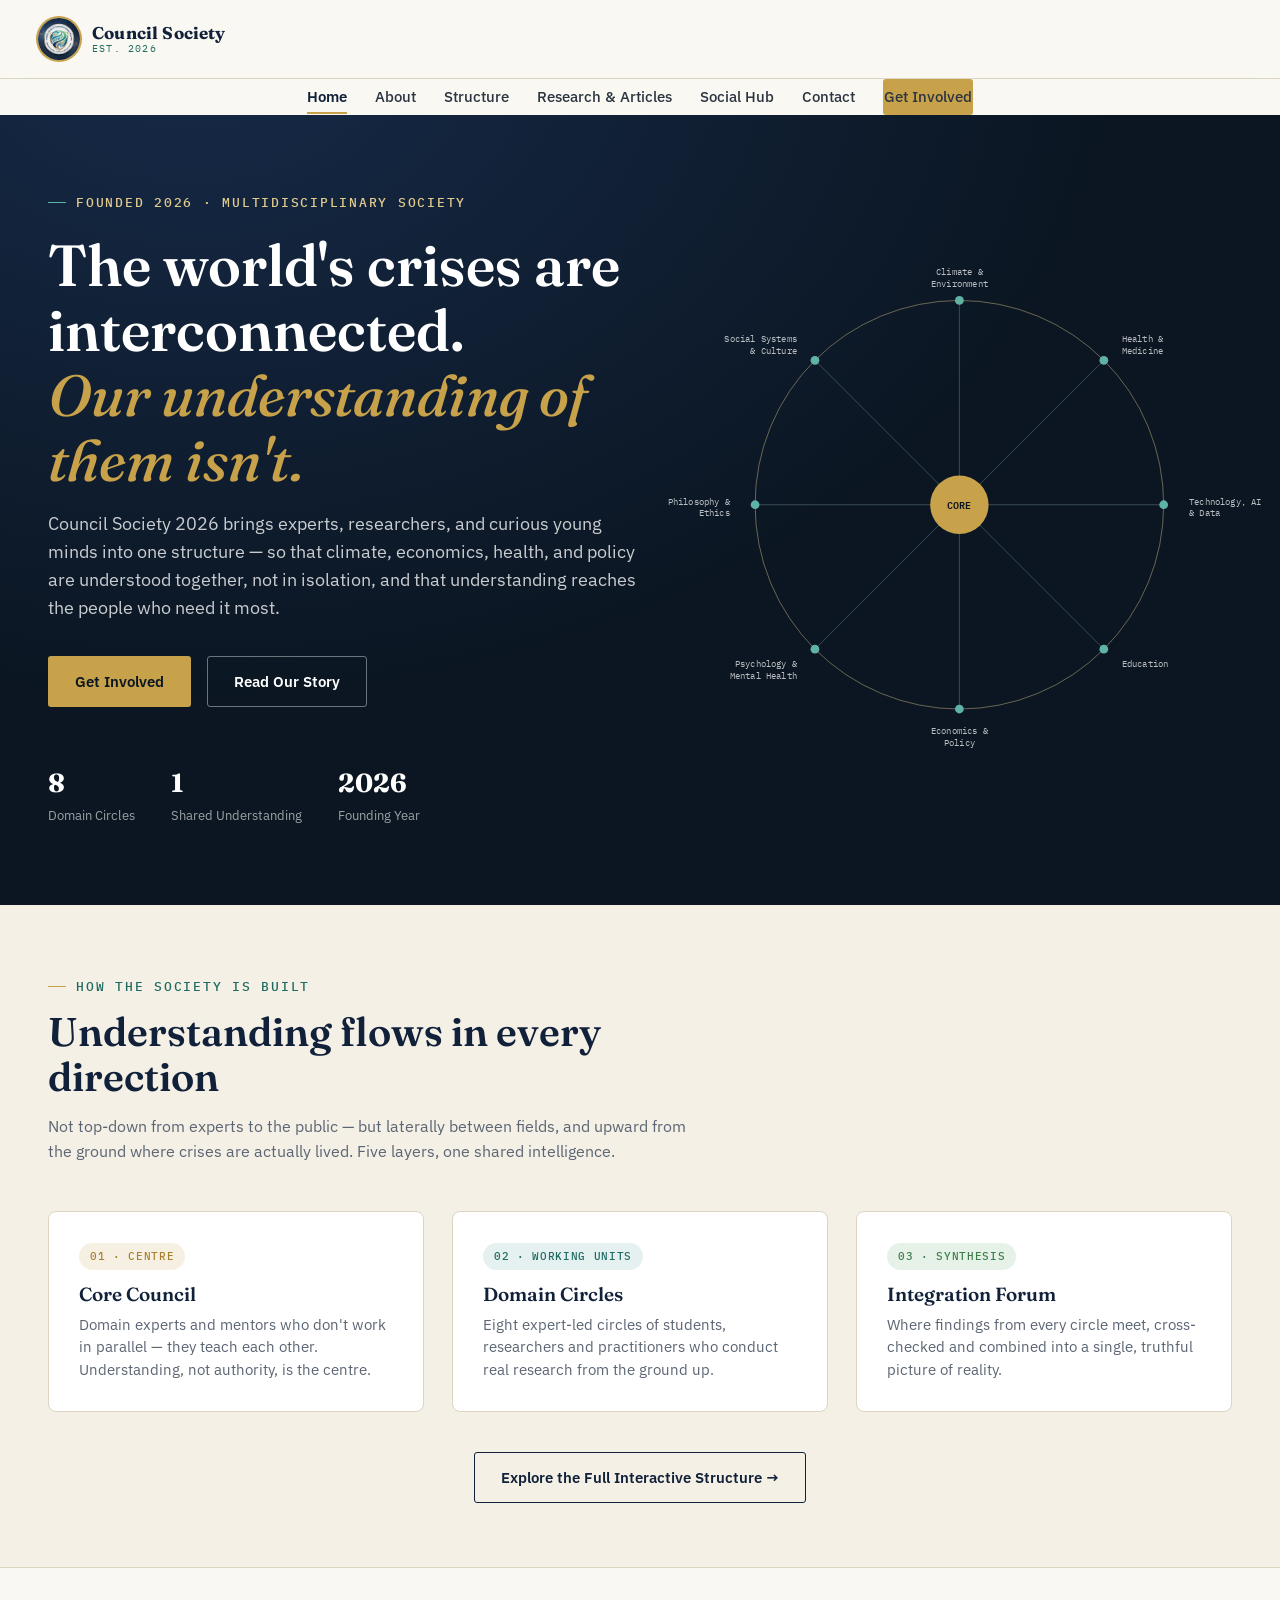
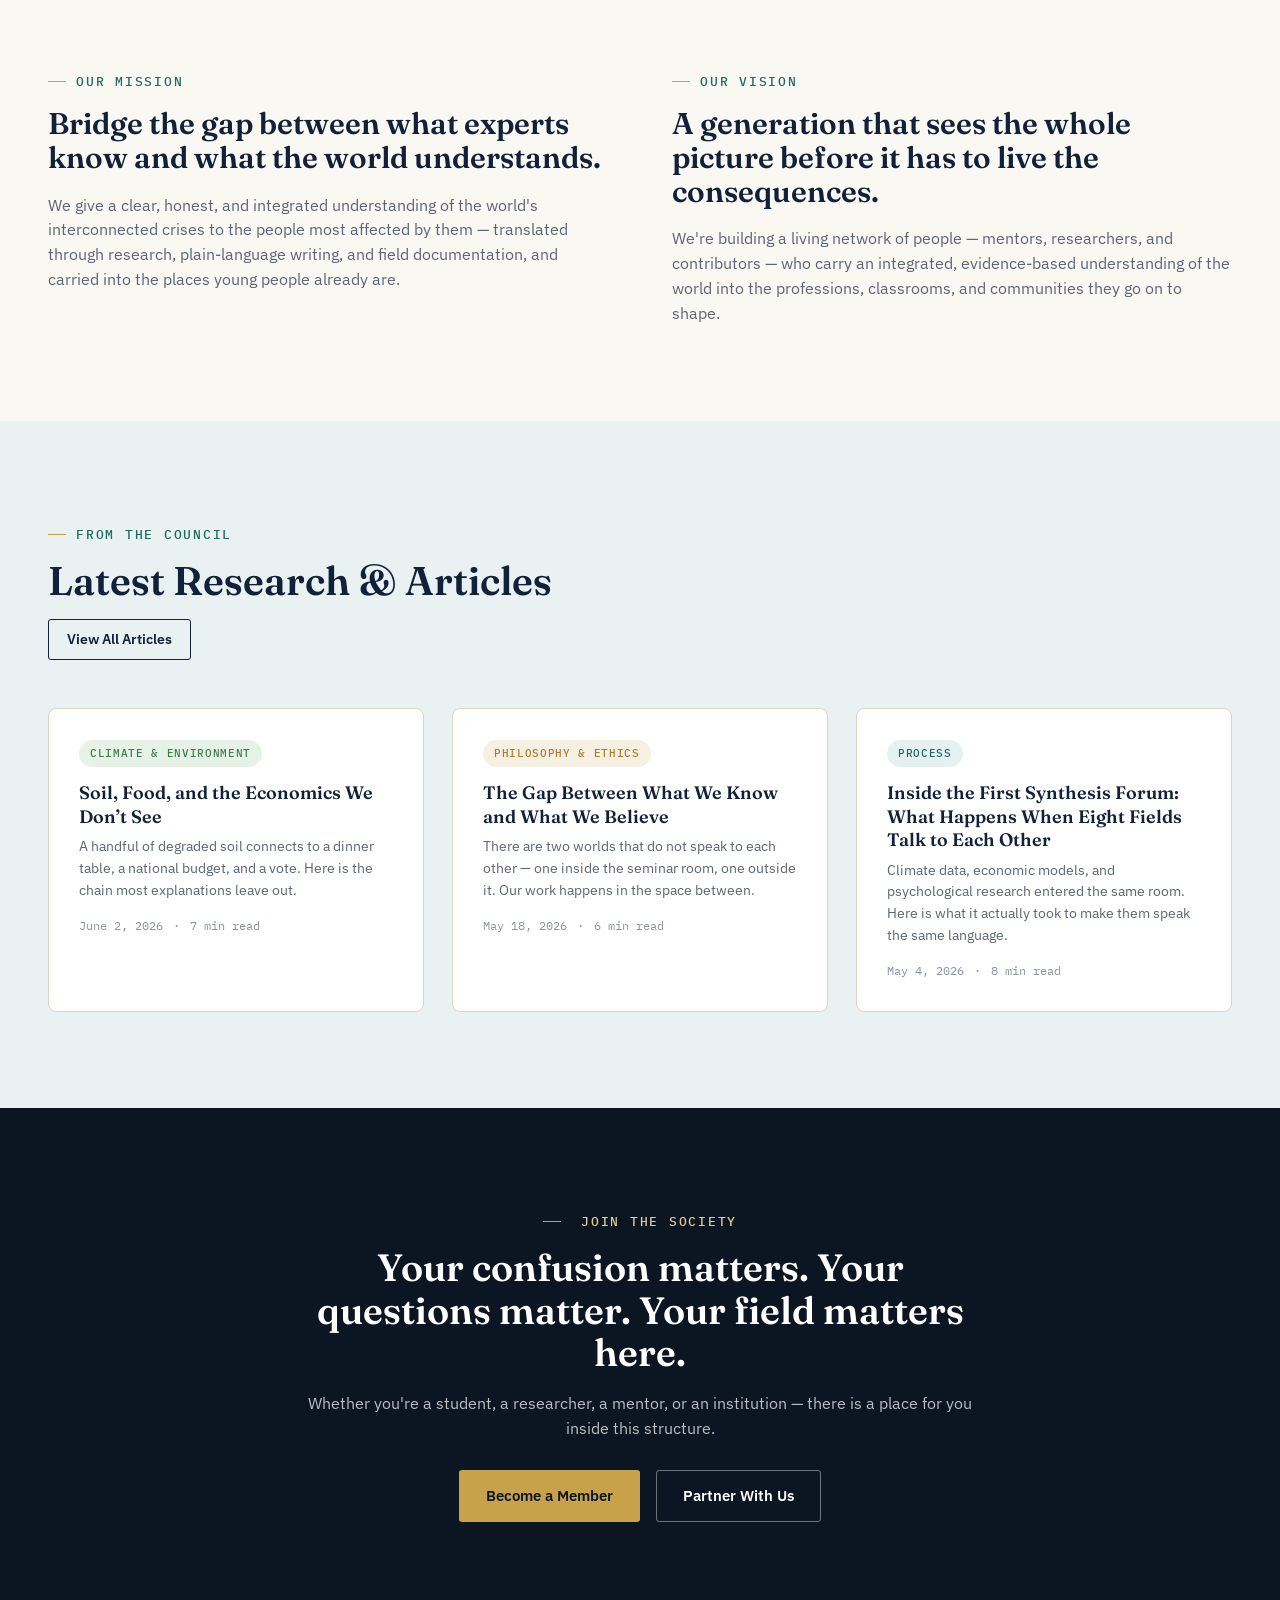
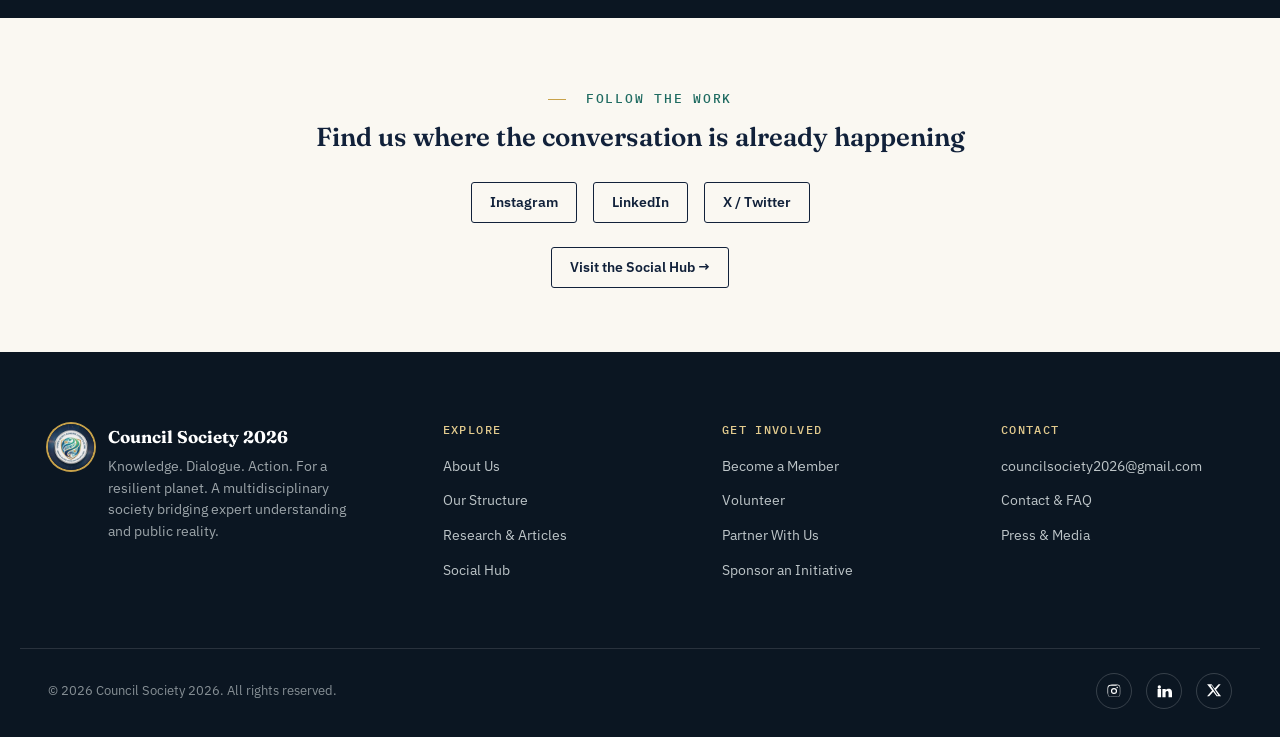
<file: index.html>
<!doctype html>
<html lang="en">
<head>
<meta charset="UTF-8">
<meta name="viewport" content="width=device-width, initial-scale=1">
<title>Council Society 2026 — Knowledge. Dialogue. Action. For a Resilient Planet.</title>
<meta name="description" content="Council Society 2026 is a multidisciplinary society bridging the gap between expert knowledge and public understanding — through research, dialogue, and field action.">
<link rel="icon" href="assets/img/logo.jpg">
<link rel="stylesheet" href="assets/css/style.css">
</head>
<body>
<a class="skip-link" href="#main">Skip to content</a>

<!-- ===================== HEADER ===================== -->
<header class="site-header">
  <div class="wrap">
    <a class="brand" href="index.html">
      <img src="assets/img/logo.jpg" alt="Council Society 2026 seal">
      <span class="brand-text"><strong>Council Society</strong><span>Est. 2026</span></span>
    </a>
    <nav class="main-nav" id="main-nav" aria-label="Primary">
      <a href="index.html">Home</a>
      <a href="about.html">About</a>
      <a href="structure.html">Structure</a>
      <a href="articles.html">Research &amp; Articles</a>
      <a href="social.html">Social Hub</a>
      <a href="contact.html">Contact</a>
      <div class="nav-cta">
        <a href="join.html" class="btn btn-gold btn-sm">Get Involved</a>
      </div>
    </nav>
    <button class="nav-toggle" aria-label="Toggle menu" aria-expanded="false" aria-controls="main-nav">
      <span></span><span></span><span></span>
    </button>
  </div>
</header>

<main id="main">

<!-- ===================== HERO ===================== -->
<section class="page-hero" style="padding-top:70px;">
  <div class="wrap" style="display:grid; grid-template-columns:1.1fr 1fr; gap:40px; align-items:center;">
    <div>
      <span class="eyebrow">Founded 2026 · Multidisciplinary Society</span>
      <h1 style="font-size:clamp(36px,5vw,58px); margin-top:20px; max-width:600px;">
        The world's crises are interconnected.<br>
        <span class="serif-italic text-gold">Our understanding of them isn't.</span>
      </h1>
      <p class="lede">Council Society 2026 brings experts, researchers, and curious young minds into one structure — so that climate, economics, health, and policy are understood together, not in isolation, and that understanding reaches the people who need it most.</p>
      <div style="display:flex; gap:16px; margin-top:34px; flex-wrap:wrap;">
        <a href="join.html" class="btn btn-gold">Get Involved</a>
        <a href="about.html" class="btn btn-outline-light">Read Our Story</a>
      </div>
      <div style="display:flex; gap:36px; margin-top:56px; flex-wrap:wrap;">
        <div><strong style="font-family:var(--font-display); font-size:26px; color:var(--white);">8</strong><div style="font-size:12.5px; color:rgba(255,255,255,.6); margin-top:2px;">Domain Circles</div></div>
        <div><strong style="font-family:var(--font-display); font-size:26px; color:var(--white);">1</strong><div style="font-size:12.5px; color:rgba(255,255,255,.6); margin-top:2px;">Shared Understanding</div></div>
        <div><strong style="font-family:var(--font-display); font-size:26px; color:var(--white);">2026</strong><div style="font-size:12.5px; color:rgba(255,255,255,.6); margin-top:2px;">Founding Year</div></div>
      </div>
    </div>
    <div id="hero-constellation" class="constellation" style="min-height:420px;" aria-hidden="false"></div>
  </div>
</section>

<!-- ===================== STRUCTURE PREVIEW (sits directly below the hero) ===================== -->
<section class="section-tight" style="background:var(--paper-100); border-bottom:1px solid var(--line);">
  <div class="wrap">
    <div class="section-head reveal">
      <span class="eyebrow">How the society is built</span>
      <h2>Understanding flows in every direction</h2>
      <p>Not top-down from experts to the public — but laterally between fields, and upward from the ground where crises are actually lived. Five layers, one shared intelligence.</p>
    </div>
    <div class="grid-3">
      <div class="kicker-card reveal">
        <span class="tag tag-gold">01 · Centre</span>
        <h3 style="font-size:19px; margin-top:14px;">Core Council</h3>
        <p style="margin-top:8px; font-size:14.5px; color:var(--ink-500);">Domain experts and mentors who don't work in parallel — they teach each other. Understanding, not authority, is the centre.</p>
      </div>
      <div class="kicker-card reveal">
        <span class="tag tag-teal">02 · Working units</span>
        <h3 style="font-size:19px; margin-top:14px;">Domain Circles</h3>
        <p style="margin-top:8px; font-size:14.5px; color:var(--ink-500);">Eight expert-led circles of students, researchers and practitioners who conduct real research from the ground up.</p>
      </div>
      <div class="kicker-card reveal">
        <span class="tag tag-emerald">03 · Synthesis</span>
        <h3 style="font-size:19px; margin-top:14px;">Integration Forum</h3>
        <p style="margin-top:8px; font-size:14.5px; color:var(--ink-500);">Where findings from every circle meet, cross-checked and combined into a single, truthful picture of reality.</p>
      </div>
    </div>
    <div style="text-align:center; margin-top:40px;">
      <a href="structure.html" class="btn btn-outline-dark">Explore the Full Interactive Structure →</a>
    </div>
  </div>
</section>

<!-- ===================== MISSION / VISION ===================== -->
<section class="section">
  <div class="wrap" style="display:grid; grid-template-columns:1fr 1fr; gap:64px;">
    <div class="reveal">
      <span class="eyebrow">Our Mission</span>
      <h2 style="font-size:30px; margin-top:16px;">Bridge the gap between what experts know and what the world understands.</h2>
      <p style="margin-top:18px; color:var(--ink-500); font-size:16px;">We give a clear, honest, and integrated understanding of the world's interconnected crises to the people most affected by them — translated through research, plain-language writing, and field documentation, and carried into the places young people already are.</p>
    </div>
    <div class="reveal">
      <span class="eyebrow">Our Vision</span>
      <h2 style="font-size:30px; margin-top:16px;">A generation that sees the whole picture before it has to live the consequences.</h2>
      <p style="margin-top:18px; color:var(--ink-500); font-size:16px;">We're building a living network of people — mentors, researchers, and contributors — who carry an integrated, evidence-based understanding of the world into the professions, classrooms, and communities they go on to shape.</p>
    </div>
  </div>
</section>

<!-- ===================== LATEST ARTICLES ===================== -->
<section class="section" style="background:var(--ice-100);">
  <div class="wrap">
    <div style="display:flex; justify-content:space-between; align-items:flex-end; flex-wrap:wrap; gap:16px;" class="section-head reveal">
      <div>
        <span class="eyebrow">From the Council</span>
        <h2 style="margin-top:14px;">Latest Research &amp; Articles</h2>
      </div>
      <a href="articles.html" class="btn btn-outline-dark btn-sm">View All Articles</a>
    </div>
    <div class="grid-3" id="home-articles"></div>
  </div>
</section>

<!-- ===================== GET INVOLVED CTA ===================== -->
<section class="section" style="background:var(--navy-950); color:var(--white); text-align:center;">
  <div class="wrap-narrow reveal">
    <span class="eyebrow" style="color:var(--gold-300); justify-content:center;"><span></span>Join the Society</span>
    <h2 style="color:var(--white); margin-top:16px; font-size:clamp(26px,3.6vw,38px);">Your confusion matters. Your questions matter. Your field matters here.</h2>
    <p style="color:rgba(255,255,255,.72); margin-top:16px; font-size:16px;">Whether you're a student, a researcher, a mentor, or an institution — there is a place for you inside this structure.</p>
    <div style="display:flex; gap:16px; justify-content:center; margin-top:30px; flex-wrap:wrap;">
      <a href="join.html" class="btn btn-gold">Become a Member</a>
      <a href="join.html#partner" class="btn btn-outline-light">Partner With Us</a>
    </div>
  </div>
</section>

<!-- ===================== SOCIAL STRIP ===================== -->
<section class="section-tight">
  <div class="wrap" style="text-align:center;">
    <span class="eyebrow" style="justify-content:center;"><span></span>Follow the Work</span>
    <h2 style="margin-top:14px; font-size:26px;">Find us where the conversation is already happening</h2>
    <div style="display:flex; gap:16px; justify-content:center; margin-top:30px; flex-wrap:wrap;" id="home-social"></div>
    <p style="margin-top:24px;"><a href="social.html" class="btn-sm btn btn-outline-dark">Visit the Social Hub →</a></p>
  </div>
</section>

</main>

<!-- ===================== FOOTER ===================== -->
<footer class="site-footer">
  <div class="wrap footer-grid">
    <div class="footer-brand">
      <img src="assets/img/logo.jpg" alt="Council Society 2026 seal">
      <div>
        <strong>Council Society 2026</strong>
        <p>Knowledge. Dialogue. Action. For a resilient planet. A multidisciplinary society bridging expert understanding and public reality.</p>
      </div>
    </div>
    <div class="footer-col">
      <h4>Explore</h4>
      <ul>
        <li><a href="about.html">About Us</a></li>
        <li><a href="structure.html">Our Structure</a></li>
        <li><a href="articles.html">Research &amp; Articles</a></li>
        <li><a href="social.html">Social Hub</a></li>
      </ul>
    </div>
    <div class="footer-col">
      <h4>Get Involved</h4>
      <ul>
        <li><a href="join.html">Become a Member</a></li>
        <li><a href="join.html#volunteer">Volunteer</a></li>
        <li><a href="join.html#partner">Partner With Us</a></li>
        <li><a href="join.html#sponsor">Sponsor an Initiative</a></li>
      </ul>
    </div>
    <div class="footer-col">
      <h4>Contact</h4>
      <ul>
        <li><a href="mailto:councilsociety2026@gmail.com">councilsociety2026@gmail.com</a></li>
        <li><a href="contact.html">Contact &amp; FAQ</a></li>
        <li><a href="contact.html#press">Press &amp; Media</a></li>
      </ul>
    </div>
  </div>
  <div class="footer-bottom">
    <small>© <span class="js-year"></span> Council Society 2026. All rights reserved.</small>
    <div class="social-row" aria-label="Social media links">
      <a href="https://www.instagram.com/councilsociety26/" aria-label="Instagram" target="_blank" rel="noopener"><svg viewBox="0 0 24 24"><path d="M12 2.2c3.2 0 3.6 0 4.85.07 1.17.06 2.4.34 3.26 1.2.87.87 1.14 2.09 1.2 3.26.07 1.25.07 1.65.07 4.85s0 3.6-.07 4.85c-.06 1.17-.34 2.4-1.2 3.26-.87.87-2.09 1.14-3.26 1.2-1.25.07-1.65.07-4.85.07s-3.6 0-4.85-.07c-1.17-.06-2.4-.34-3.26-1.2-.87-.87-1.14-2.09-1.2-3.26C2.2 15.6 2.2 15.2 2.2 12s0-3.6.07-4.85c.06-1.17.34-2.4 1.2-3.26.87-.87 2.09-1.14 3.26-1.2C7.98 2.2 8.38 2.2 12 2.2zm0 1.8c-3.15 0-3.5 0-4.74.07-.95.04-1.46.2-1.8.34-.45.18-.77.39-1.1.73-.34.33-.55.65-.73 1.1-.14.34-.3.85-.34 1.8C3.22 8.5 3.22 8.85 3.22 12s0 3.5.07 4.74c.04.95.2 1.46.34 1.8.18.45.39.77.73 1.1.33.34.65.55 1.1.73.34.14.85.3 1.8.34 1.24.06 1.59.07 4.74.07s3.5 0 4.74-.07c.95-.04 1.46-.2 1.8-.34.45-.18.77-.39 1.1-.73.34-.33.55-.65.73-1.1.14-.34.3-.85.34-1.8.06-1.24.07-1.59.07-4.74s0-3.5-.07-4.74c-.04-.95-.2-1.46-.34-1.8a2.94 2.94 0 0 0-.73-1.1 2.94 2.94 0 0 0-1.1-.73c-.34-.14-.85-.3-1.8-.34C15.5 4 15.15 4 12 4zm0 3.4a4.6 4.6 0 1 1 0 9.2 4.6 4.6 0 0 1 0-9.2zm0 1.8a2.8 2.8 0 1 0 0 5.6 2.8 2.8 0 0 0 0-5.6zm5.85-2.4a1.07 1.07 0 1 1-2.14 0 1.07 1.07 0 0 1 2.14 0z"/></svg></a>
      <a href="https://www.linkedin.com/company/council-society-26/" aria-label="LinkedIn" target="_blank" rel="noopener"><svg viewBox="0 0 24 24"><path d="M4.98 3.5a2.5 2.5 0 1 1 0 5 2.5 2.5 0 0 1 0-5zM2.4 9h5.2v12.5H2.4V9zM9.6 9h5v1.7h.07c.7-1.25 2.4-2.07 4.13-2.07 4.4 0 5.2 2.6 5.2 6V21.5h-5.2V15.4c0-1.46-.03-3.34-2.05-3.34-2.05 0-2.36 1.6-2.36 3.24v6.2H9.6V9z"/></svg></a>
      <a href="https://x.com/council2026org" aria-label="X (Twitter)" target="_blank" rel="noopener"><svg viewBox="0 0 24 24"><path d="M18.9 2H22l-7 8 7.6 10H16l-5.2-6.8L4.7 20H1.6l7.5-8.6L1.6 2h6.7l4.7 6.2L18.9 2zm-2.1 16.4h1.7L8.7 3.6H6.9l9.9 14.8z"/></svg></a>
    </div>
  </div>
</footer>

<script src="assets/js/main.js"></script>
<script src="assets/js/articles-data.js"></script>
<script>
  renderConstellation('hero-constellation');

  // latest 3 articles — show all articles on home page preview
  var latest = ARTICLES.slice(0,3);
  var homeArticlesEl = document.getElementById('home-articles');
  homeArticlesEl.innerHTML = latest.map(function(a){
    return '<a href="article.html?id='+a.id+'" class="kicker-card reveal" style="display:block;">'+
      '<span class="tag tag-'+a.tagClass+'">'+a.category+'</span>'+
      '<h3 style="font-size:18px; margin-top:14px; line-height:1.3;">'+a.title+'</h3>'+
      '<p style="margin-top:8px; font-size:14px; color:var(--ink-500);">'+a.excerpt+'</p>'+
      '<div style="margin-top:16px; font-family:var(--font-mono); font-size:12px; color:var(--ink-300); display:flex; gap:10px;"><span>'+a.date+'</span><span>·</span><span>'+a.readingTime+' min read</span></div>'+
    '</a>';
  }).join('');
  // Register newly inserted cards with the scroll-reveal observer
  if(window.observeReveal){
    window.observeReveal(homeArticlesEl.querySelectorAll('.reveal'));
  }
  // social row preview
  var socials = [
    ['Instagram','https://www.instagram.com/councilsociety26/'],
    ['LinkedIn','https://www.linkedin.com/company/council-society-26/'],
    ['X / Twitter','https://x.com/council2026org']
  ];
  document.getElementById('home-social').innerHTML = socials.map(function(s){
    return '<a href="'+s[1]+'" target="_blank" rel="noopener" class="btn btn-outline-dark btn-sm">'+s[0]+'</a>';
  }).join('');
</script>
</body>
</html>
</file>
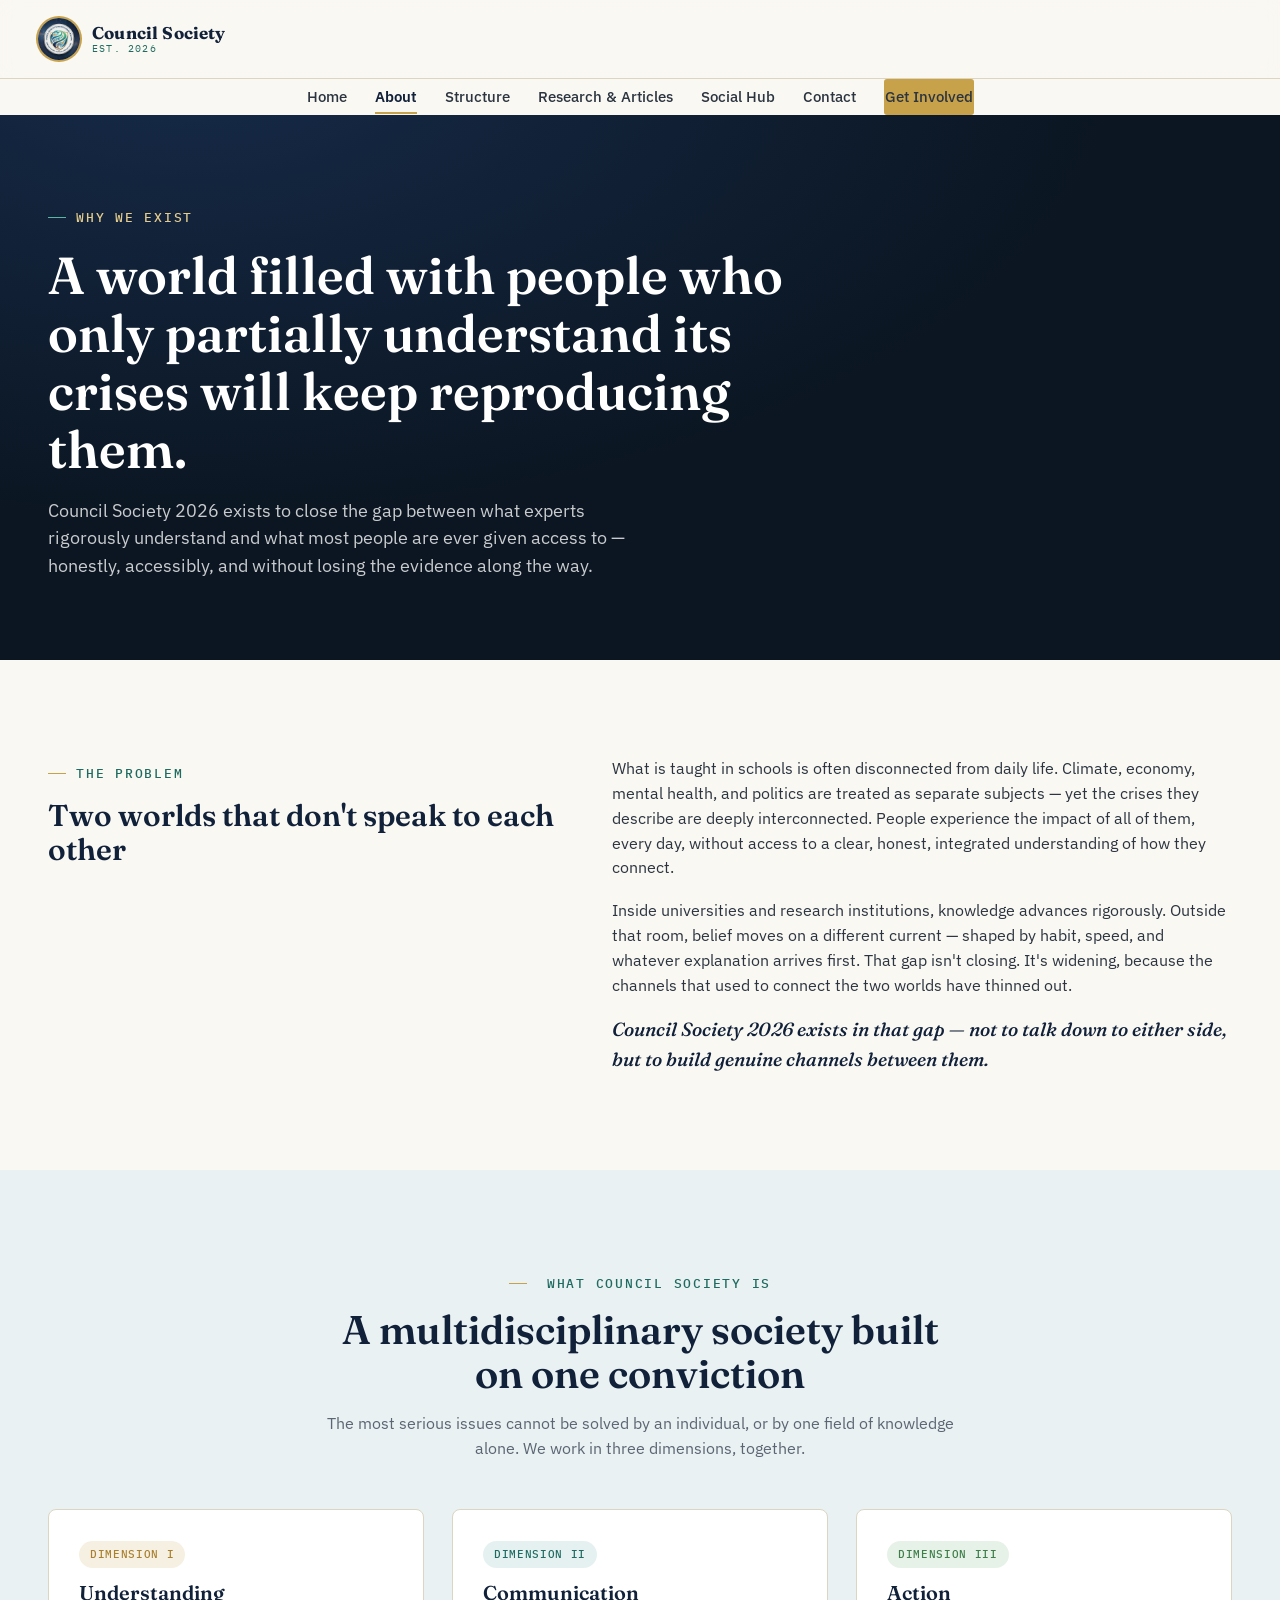
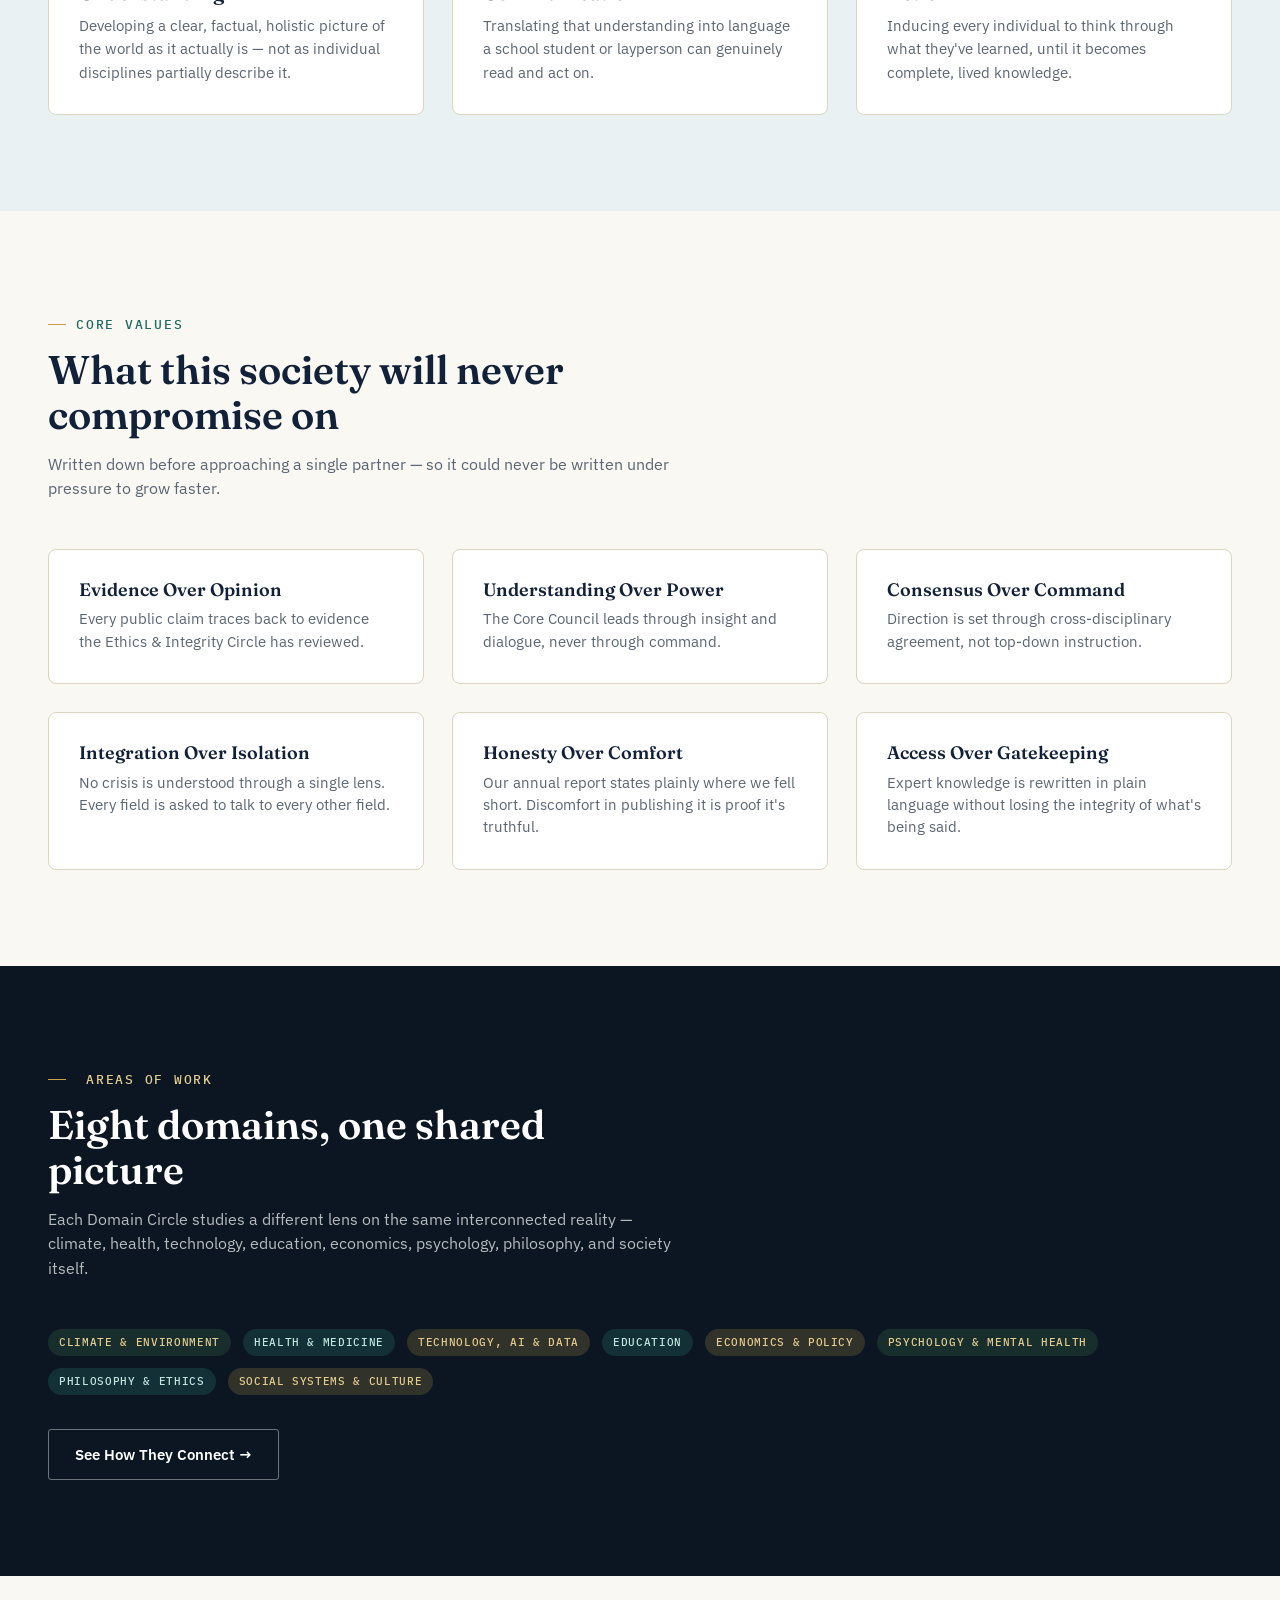
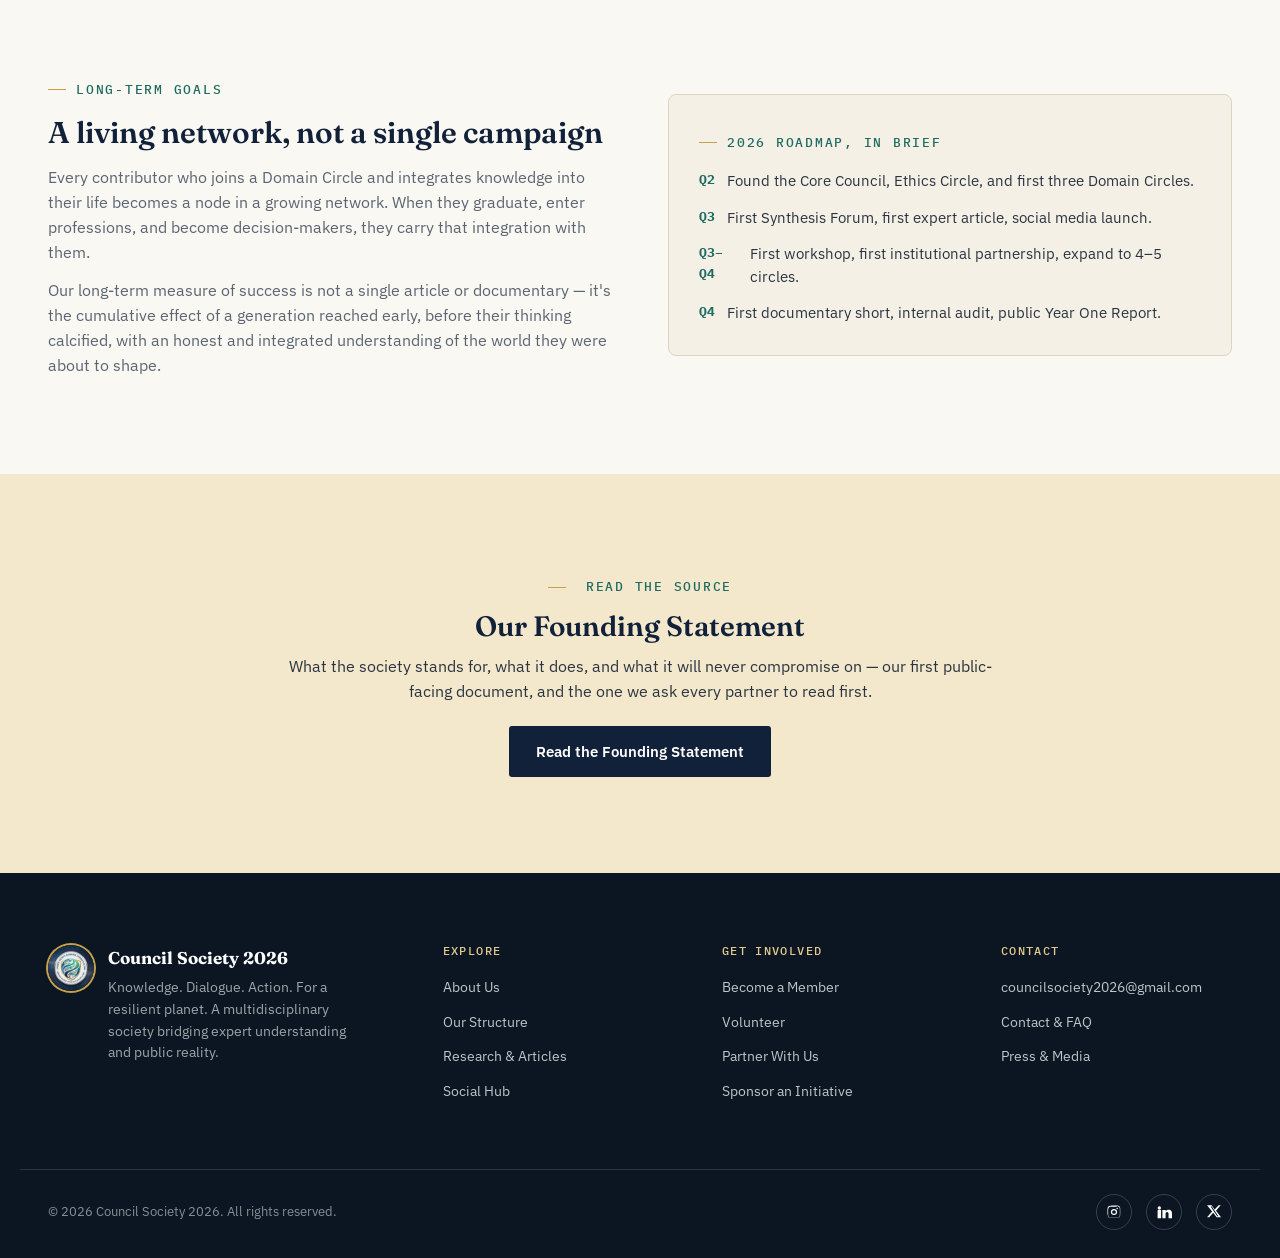
<file: about.html>
<!doctype html>
<html lang="en">
<head>
<meta charset="UTF-8">
<meta name="viewport" content="width=device-width, initial-scale=1">
<title>About — Council Society 2026</title>
<meta name="description" content="Why Council Society 2026 exists: the gap between expert knowledge and public understanding, and how we are built to close it.">
<link rel="icon" href="assets/img/logo.jpg">
<link rel="stylesheet" href="assets/css/style.css">
</head>
<body>
<a class="skip-link" href="#main">Skip to content</a>

<header class="site-header">
  <div class="wrap">
    <a class="brand" href="index.html">
      <img src="assets/img/logo.jpg" alt="Council Society 2026 seal">
      <span class="brand-text"><strong>Council Society</strong><span>Est. 2026</span></span>
    </a>
    <nav class="main-nav" id="main-nav" aria-label="Primary">
      <a href="index.html">Home</a>
      <a href="about.html" class="active">About</a>
      <a href="structure.html">Structure</a>
      <a href="articles.html">Research &amp; Articles</a>
      <a href="social.html">Social Hub</a>
      <a href="contact.html">Contact</a>
      <div class="nav-cta"><a href="join.html" class="btn btn-gold btn-sm">Get Involved</a></div>
    </nav>
    <button class="nav-toggle" aria-label="Toggle menu" aria-expanded="false" aria-controls="main-nav">
      <span></span><span></span><span></span>
    </button>
  </div>
</header>

<main id="main">

<section class="page-hero">
  <div class="wrap">
    <span class="eyebrow">Why We Exist</span>
    <h1 style="font-size:clamp(32px,4.6vw,52px); margin-top:18px; max-width:760px;">A world filled with people who only partially understand its crises will keep reproducing them.</h1>
    <p class="lede">Council Society 2026 exists to close the gap between what experts rigorously understand and what most people are ever given access to — honestly, accessibly, and without losing the evidence along the way.</p>
  </div>
</section>

<!-- THE PROBLEM -->
<section class="section">
  <div class="wrap" style="display:grid; grid-template-columns:.9fr 1.1fr; gap:56px; align-items:start;">
    <div class="reveal">
      <span class="eyebrow">The Problem</span>
      <h2 style="margin-top:16px; font-size:30px;">Two worlds that don't speak to each other</h2>
    </div>
    <div class="reveal" style="font-size:16px; color:var(--ink-700); display:flex; flex-direction:column; gap:18px;">
      <p>What is taught in schools is often disconnected from daily life. Climate, economy, mental health, and politics are treated as separate subjects — yet the crises they describe are deeply interconnected. People experience the impact of all of them, every day, without access to a clear, honest, integrated understanding of how they connect.</p>
      <p>Inside universities and research institutions, knowledge advances rigorously. Outside that room, belief moves on a different current — shaped by habit, speed, and whatever explanation arrives first. That gap isn't closing. It's widening, because the channels that used to connect the two worlds have thinned out.</p>
      <p class="serif-italic" style="font-family:var(--font-display); font-size:19px; color:var(--navy-900);">Council Society 2026 exists in that gap — not to talk down to either side, but to build genuine channels between them.</p>
    </div>
  </div>
</section>

<!-- THREE DIMENSIONS -->
<section class="section" style="background:var(--ice-100);">
  <div class="wrap">
    <div class="section-head center reveal">
      <span class="eyebrow" style="justify-content:center;"><span></span>What Council Society Is</span>
      <h2>A multidisciplinary society built on one conviction</h2>
      <p>The most serious issues cannot be solved by an individual, or by one field of knowledge alone. We work in three dimensions, together.</p>
    </div>
    <div class="grid-3">
      <div class="kicker-card reveal">
        <span class="tag tag-gold">Dimension I</span>
        <h3 style="margin-top:14px; font-size:20px;">Understanding</h3>
        <p style="margin-top:10px; color:var(--ink-500); font-size:15px;">Developing a clear, factual, holistic picture of the world as it actually is — not as individual disciplines partially describe it.</p>
      </div>
      <div class="kicker-card reveal">
        <span class="tag tag-teal">Dimension II</span>
        <h3 style="margin-top:14px; font-size:20px;">Communication</h3>
        <p style="margin-top:10px; color:var(--ink-500); font-size:15px;">Translating that understanding into language a school student or layperson can genuinely read and act on.</p>
      </div>
      <div class="kicker-card reveal">
        <span class="tag tag-emerald">Dimension III</span>
        <h3 style="margin-top:14px; font-size:20px;">Action</h3>
        <p style="margin-top:10px; color:var(--ink-500); font-size:15px;">Inducing every individual to think through what they've learned, until it becomes complete, lived knowledge.</p>
      </div>
    </div>
  </div>
</section>

<!-- CORE VALUES -->
<section class="section">
  <div class="wrap">
    <div class="section-head reveal">
      <span class="eyebrow">Core Values</span>
      <h2>What this society will never compromise on</h2>
      <p>Written down before approaching a single partner — so it could never be written under pressure to grow faster.</p>
    </div>
    <div class="grid-3">
      <div class="kicker-card reveal"><h3 style="font-size:18px;">Evidence Over Opinion</h3><p style="margin-top:8px; color:var(--ink-500); font-size:14.5px;">Every public claim traces back to evidence the Ethics &amp; Integrity Circle has reviewed.</p></div>
      <div class="kicker-card reveal"><h3 style="font-size:18px;">Understanding Over Power</h3><p style="margin-top:8px; color:var(--ink-500); font-size:14.5px;">The Core Council leads through insight and dialogue, never through command.</p></div>
      <div class="kicker-card reveal"><h3 style="font-size:18px;">Consensus Over Command</h3><p style="margin-top:8px; color:var(--ink-500); font-size:14.5px;">Direction is set through cross-disciplinary agreement, not top-down instruction.</p></div>
      <div class="kicker-card reveal"><h3 style="font-size:18px;">Integration Over Isolation</h3><p style="margin-top:8px; color:var(--ink-500); font-size:14.5px;">No crisis is understood through a single lens. Every field is asked to talk to every other field.</p></div>
      <div class="kicker-card reveal"><h3 style="font-size:18px;">Honesty Over Comfort</h3><p style="margin-top:8px; color:var(--ink-500); font-size:14.5px;">Our annual report states plainly where we fell short. Discomfort in publishing it is proof it's truthful.</p></div>
      <div class="kicker-card reveal"><h3 style="font-size:18px;">Access Over Gatekeeping</h3><p style="margin-top:8px; color:var(--ink-500); font-size:14.5px;">Expert knowledge is rewritten in plain language without losing the integrity of what's being said.</p></div>
    </div>
  </div>
</section>

<!-- AREAS OF WORK -->
<section class="section" style="background:var(--navy-950); color:var(--white);">
  <div class="wrap">
    <div class="section-head reveal">
      <span class="eyebrow" style="color:var(--gold-300);"><span></span>Areas of Work</span>
      <h2 style="color:var(--white);">Eight domains, one shared picture</h2>
      <p style="color:rgba(255,255,255,.7);">Each Domain Circle studies a different lens on the same interconnected reality — climate, health, technology, education, economics, psychology, philosophy, and society itself.</p>
    </div>
    <div style="display:flex; flex-wrap:wrap; gap:12px;">
      <span class="tag tag-emerald" style="background:rgba(79,155,92,.18); color:var(--gold-300);">Climate &amp; Environment</span>
      <span class="tag tag-teal" style="background:rgba(47,143,130,.22); color:#bfe6df;">Health &amp; Medicine</span>
      <span class="tag tag-gold" style="background:rgba(200,162,74,.2); color:var(--gold-300);">Technology, AI &amp; Data</span>
      <span class="tag tag-teal" style="background:rgba(47,143,130,.22); color:#bfe6df;">Education</span>
      <span class="tag tag-gold" style="background:rgba(200,162,74,.2); color:var(--gold-300);">Economics &amp; Policy</span>
      <span class="tag tag-emerald" style="background:rgba(79,155,92,.18); color:var(--gold-300);">Psychology &amp; Mental Health</span>
      <span class="tag tag-teal" style="background:rgba(47,143,130,.22); color:#bfe6df;">Philosophy &amp; Ethics</span>
      <span class="tag tag-gold" style="background:rgba(200,162,74,.2); color:var(--gold-300);">Social Systems &amp; Culture</span>
    </div>
    <a href="structure.html" class="btn btn-outline-light" style="margin-top:34px;">See How They Connect →</a>
  </div>
</section>

<!-- LONG TERM GOALS -->
<section class="section">
  <div class="wrap" style="display:grid; grid-template-columns:1fr 1fr; gap:56px; align-items:center;">
    <div class="reveal">
      <span class="eyebrow">Long-Term Goals</span>
      <h2 style="margin-top:16px; font-size:30px;">A living network, not a single campaign</h2>
      <p style="margin-top:16px; color:var(--ink-500); font-size:16px;">Every contributor who joins a Domain Circle and integrates knowledge into their life becomes a node in a growing network. When they graduate, enter professions, and become decision-makers, they carry that integration with them.</p>
      <p style="margin-top:14px; color:var(--ink-500); font-size:16px;">Our long-term measure of success is not a single article or documentary — it's the cumulative effect of a generation reached early, before their thinking calcified, with an honest and integrated understanding of the world they were about to shape.</p>
    </div>
    <div class="kicker-card reveal" style="background:var(--paper-100);">
      <span class="eyebrow">2026 Roadmap, in brief</span>
      <ul style="margin-top:18px; display:flex; flex-direction:column; gap:14px;">
        <li style="display:flex; gap:12px;"><strong style="font-family:var(--font-mono); color:var(--teal-700); font-size:13px;">Q2</strong><span style="font-size:14.5px; color:var(--ink-700);">Found the Core Council, Ethics Circle, and first three Domain Circles.</span></li>
        <li style="display:flex; gap:12px;"><strong style="font-family:var(--font-mono); color:var(--teal-700); font-size:13px;">Q3</strong><span style="font-size:14.5px; color:var(--ink-700);">First Synthesis Forum, first expert article, social media launch.</span></li>
        <li style="display:flex; gap:12px;"><strong style="font-family:var(--font-mono); color:var(--teal-700); font-size:13px;">Q3–Q4</strong><span style="font-size:14.5px; color:var(--ink-700);">First workshop, first institutional partnership, expand to 4–5 circles.</span></li>
        <li style="display:flex; gap:12px;"><strong style="font-family:var(--font-mono); color:var(--teal-700); font-size:13px;">Q4</strong><span style="font-size:14.5px; color:var(--ink-700);">First documentary short, internal audit, public Year One Report.</span></li>
      </ul>
    </div>
  </div>
</section>

<section class="section" style="background:var(--gold-100); text-align:center;">
  <div class="wrap-narrow reveal">
    <span class="eyebrow" style="justify-content:center;"><span></span>Read the Source</span>
    <h2 style="margin-top:14px; font-size:28px;">Our Founding Statement</h2>
    <p style="margin-top:12px; color:var(--ink-700);">What the society stands for, what it does, and what it will never compromise on — our first public-facing document, and the one we ask every partner to read first.</p>
    <a href="article.html?id=founding-statement" class="btn btn-navy" style="margin-top:22px;">Read the Founding Statement</a>
  </div>
</section>

</main>

<footer class="site-footer">
  <div class="wrap footer-grid">
    <div class="footer-brand">
      <img src="assets/img/logo.jpg" alt="Council Society 2026 seal">
      <div>
        <strong>Council Society 2026</strong>
        <p>Knowledge. Dialogue. Action. For a resilient planet. A multidisciplinary society bridging expert understanding and public reality.</p>
      </div>
    </div>
    <div class="footer-col">
      <h4>Explore</h4>
      <ul>
        <li><a href="about.html">About Us</a></li>
        <li><a href="structure.html">Our Structure</a></li>
        <li><a href="articles.html">Research &amp; Articles</a></li>
        <li><a href="social.html">Social Hub</a></li>
      </ul>
    </div>
    <div class="footer-col">
      <h4>Get Involved</h4>
      <ul>
        <li><a href="join.html">Become a Member</a></li>
        <li><a href="join.html#volunteer">Volunteer</a></li>
        <li><a href="join.html#partner">Partner With Us</a></li>
        <li><a href="join.html#sponsor">Sponsor an Initiative</a></li>
      </ul>
    </div>
    <div class="footer-col">
      <h4>Contact</h4>
      <ul>
        <li><a href="mailto:councilsociety2026@gmail.com">councilsociety2026@gmail.com</a></li>
        <li><a href="contact.html">Contact &amp; FAQ</a></li>
        <li><a href="contact.html#press">Press &amp; Media</a></li>
      </ul>
    </div>
  </div>
  <div class="footer-bottom">
    <small>© <span class="js-year"></span> Council Society 2026. All rights reserved.</small>
    <div class="social-row" aria-label="Social media links">
      <a href="https://www.instagram.com/councilsociety26/" aria-label="Instagram" target="_blank" rel="noopener"><svg viewBox="0 0 24 24"><path d="M12 2.2c3.2 0 3.6 0 4.85.07 1.17.06 2.4.34 3.26 1.2.87.87 1.14 2.09 1.2 3.26.07 1.25.07 1.65.07 4.85s0 3.6-.07 4.85c-.06 1.17-.34 2.4-1.2 3.26-.87.87-2.09 1.14-3.26 1.2-1.25.07-1.65.07-4.85.07s-3.6 0-4.85-.07c-1.17-.06-2.4-.34-3.26-1.2-.87-.87-1.14-2.09-1.2-3.26C2.2 15.6 2.2 15.2 2.2 12s0-3.6.07-4.85c.06-1.17.34-2.4 1.2-3.26.87-.87 2.09-1.14 3.26-1.2C7.98 2.2 8.38 2.2 12 2.2zm0 1.8c-3.15 0-3.5 0-4.74.07-.95.04-1.46.2-1.8.34-.45.18-.77.39-1.1.73-.34.33-.55.65-.73 1.1-.14.34-.3.85-.34 1.8C3.22 8.5 3.22 8.85 3.22 12s0 3.5.07 4.74c.04.95.2 1.46.34 1.8.18.45.39.77.73 1.1.33.34.65.55 1.1.73.34.14.85.3 1.8.34 1.24.06 1.59.07 4.74.07s3.5 0 4.74-.07c.95-.04 1.46-.2 1.8-.34.45-.18.77-.39 1.1-.73.34-.33.55-.65.73-1.1.14-.34.3-.85.34-1.8.06-1.24.07-1.59.07-4.74s0-3.5-.07-4.74c-.04-.95-.2-1.46-.34-1.8a2.94 2.94 0 0 0-.73-1.1 2.94 2.94 0 0 0-1.1-.73c-.34-.14-.85-.3-1.8-.34C15.5 4 15.15 4 12 4zm0 3.4a4.6 4.6 0 1 1 0 9.2 4.6 4.6 0 0 1 0-9.2zm0 1.8a2.8 2.8 0 1 0 0 5.6 2.8 2.8 0 0 0 0-5.6zm5.85-2.4a1.07 1.07 0 1 1-2.14 0 1.07 1.07 0 0 1 2.14 0z"/></svg></a>
      <a href="https://www.linkedin.com/company/council-society-26/" aria-label="LinkedIn" target="_blank" rel="noopener"><svg viewBox="0 0 24 24"><path d="M4.98 3.5a2.5 2.5 0 1 1 0 5 2.5 2.5 0 0 1 0-5zM2.4 9h5.2v12.5H2.4V9zM9.6 9h5v1.7h.07c.7-1.25 2.4-2.07 4.13-2.07 4.4 0 5.2 2.6 5.2 6V21.5h-5.2V15.4c0-1.46-.03-3.34-2.05-3.34-2.05 0-2.36 1.6-2.36 3.24v6.2H9.6V9z"/></svg></a>
      <a href="https://x.com/council2026org" aria-label="X (Twitter)" target="_blank" rel="noopener"><svg viewBox="0 0 24 24"><path d="M18.9 2H22l-7 8 7.6 10H16l-5.2-6.8L4.7 20H1.6l7.5-8.6L1.6 2h6.7l4.7 6.2L18.9 2zm-2.1 16.4h1.7L8.7 3.6H6.9l9.9 14.8z"/></svg></a>
    </div>
  </div>
</footer>

<script src="assets/js/main.js"></script>
</body>
</html>
</file>
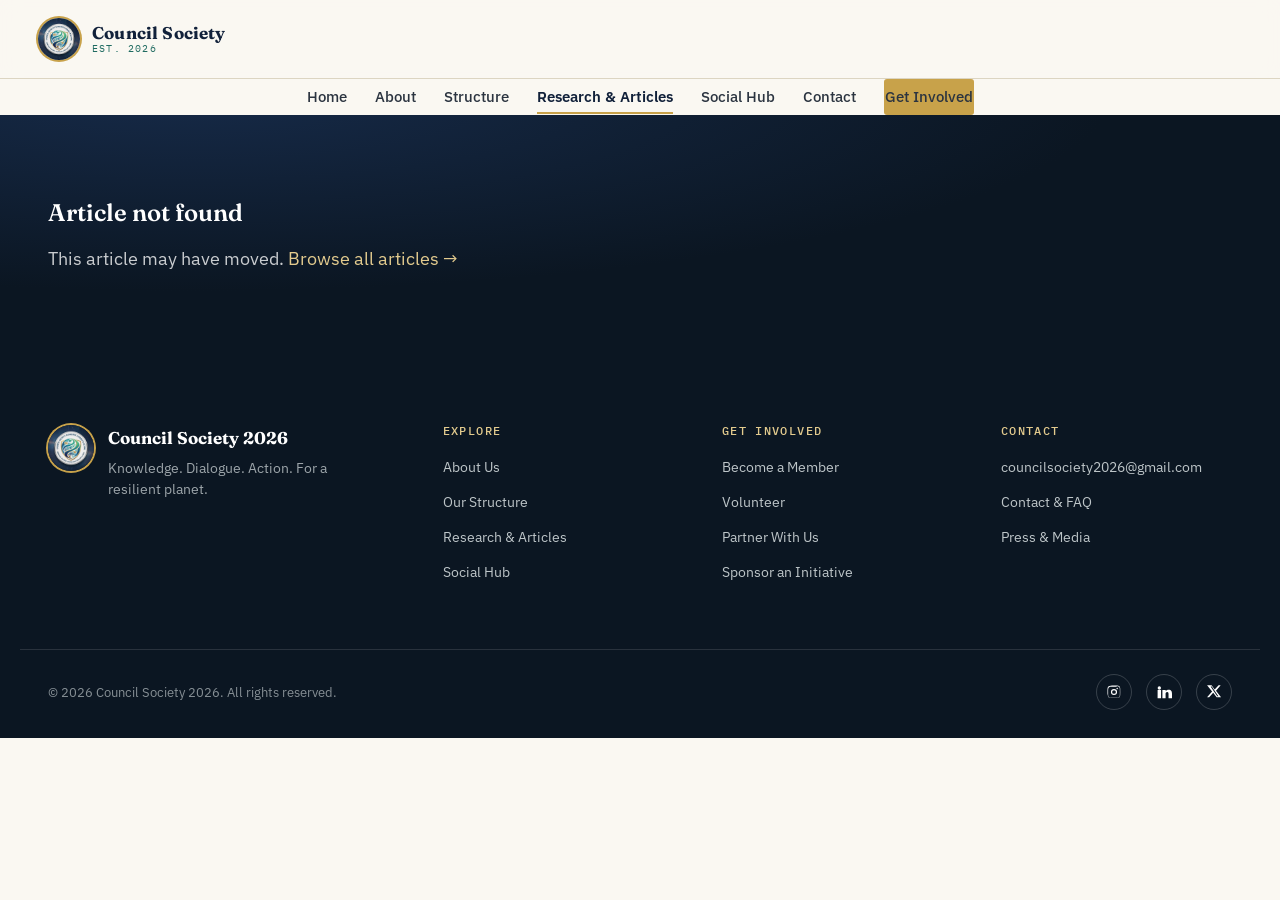
<file: article.html>
<!doctype html>
<html lang="en">
<head>
<meta charset="UTF-8">
<meta name="viewport" content="width=device-width, initial-scale=1">
<title>Article — Council Society 2026</title>
<meta name="description" content="Research and long-form writing from Council Society 2026.">
<link rel="icon" href="assets/img/logo.jpg">
<link rel="stylesheet" href="assets/css/style.css">
</head>
<body>
<a class="skip-link" href="#main">Skip to content</a>

<header class="site-header">
  <div class="wrap">
    <a class="brand" href="index.html">
      <img src="assets/img/logo.jpg" alt="Council Society 2026 seal">
      <span class="brand-text"><strong>Council Society</strong><span>Est. 2026</span></span>
    </a>
    <nav class="main-nav" id="main-nav" aria-label="Primary">
      <a href="index.html">Home</a>
      <a href="about.html">About</a>
      <a href="structure.html">Structure</a>
      <a href="articles.html" class="active">Research &amp; Articles</a>
      <a href="social.html">Social Hub</a>
      <a href="contact.html">Contact</a>
      <div class="nav-cta"><a href="join.html" class="btn btn-gold btn-sm">Get Involved</a></div>
    </nav>
    <button class="nav-toggle" aria-label="Toggle menu" aria-expanded="false" aria-controls="main-nav">
      <span></span><span></span><span></span>
    </button>
  </div>
</header>

<main id="main">
  <div id="article-content">
    <!-- rendered by JS -->
  </div>
</main>

<footer class="site-footer">
  <div class="wrap footer-grid">
    <div class="footer-brand">
      <img src="assets/img/logo.jpg" alt="Council Society 2026 seal">
      <div>
        <strong>Council Society 2026</strong>
        <p>Knowledge. Dialogue. Action. For a resilient planet.</p>
      </div>
    </div>
    <div class="footer-col"><h4>Explore</h4><ul>
      <li><a href="about.html">About Us</a></li>
      <li><a href="structure.html">Our Structure</a></li>
      <li><a href="articles.html">Research &amp; Articles</a></li>
      <li><a href="social.html">Social Hub</a></li>
    </ul></div>
    <div class="footer-col"><h4>Get Involved</h4><ul>
      <li><a href="join.html">Become a Member</a></li>
      <li><a href="join.html#volunteer">Volunteer</a></li>
      <li><a href="join.html#partner">Partner With Us</a></li>
      <li><a href="join.html#sponsor">Sponsor an Initiative</a></li>
    </ul></div>
    <div class="footer-col"><h4>Contact</h4><ul>
      <li><a href="mailto:councilsociety2026@gmail.com">councilsociety2026@gmail.com</a></li>
      <li><a href="contact.html">Contact &amp; FAQ</a></li>
      <li><a href="contact.html#press">Press &amp; Media</a></li>
    </ul></div>
  </div>
  <div class="footer-bottom">
    <small>© <span class="js-year"></span> Council Society 2026. All rights reserved.</small>
    <div class="social-row" aria-label="Social media links">
      <a href="https://www.instagram.com/councilsociety26/" aria-label="Instagram" target="_blank" rel="noopener"><svg viewBox="0 0 24 24"><path d="M12 2.2c3.2 0 3.6 0 4.85.07 1.17.06 2.4.34 3.26 1.2.87.87 1.14 2.09 1.2 3.26.07 1.25.07 1.65.07 4.85s0 3.6-.07 4.85c-.06 1.17-.34 2.4-1.2 3.26-.87.87-2.09 1.14-3.26 1.2-1.25.07-1.65.07-4.85.07s-3.6 0-4.85-.07c-1.17-.06-2.4-.34-3.26-1.2-.87-.87-1.14-2.09-1.2-3.26C2.2 15.6 2.2 15.2 2.2 12s0-3.6.07-4.85c.06-1.17.34-2.4 1.2-3.26.87-.87 2.09-1.14 3.26-1.2C7.98 2.2 8.38 2.2 12 2.2zm0 1.8c-3.15 0-3.5 0-4.74.07-.95.04-1.46.2-1.8.34-.45.18-.77.39-1.1.73-.34.33-.55.65-.73 1.1-.14.34-.3.85-.34 1.8C3.22 8.5 3.22 8.85 3.22 12s0 3.5.07 4.74c.04.95.2 1.46.34 1.8.18.45.39.77.73 1.1.33.34.65.55 1.1.73.34.14.85.3 1.8.34 1.24.06 1.59.07 4.74.07s3.5 0 4.74-.07c.95-.04 1.46-.2 1.8-.34.45-.18.77-.39 1.1-.73.34-.33.55-.65.73-1.1.14-.34.3-.85.34-1.8.06-1.24.07-1.59.07-4.74s0-3.5-.07-4.74c-.04-.95-.2-1.46-.34-1.8a2.94 2.94 0 0 0-.73-1.1 2.94 2.94 0 0 0-1.1-.73c-.34-.14-.85-.3-1.8-.34C15.5 4 15.15 4 12 4zm0 3.4a4.6 4.6 0 1 1 0 9.2 4.6 4.6 0 0 1 0-9.2zm0 1.8a2.8 2.8 0 1 0 0 5.6 2.8 2.8 0 0 0 0-5.6zm5.85-2.4a1.07 1.07 0 1 1-2.14 0 1.07 1.07 0 0 1 2.14 0z"/></svg></a>
      <a href="https://www.linkedin.com/company/council-society-26/" aria-label="LinkedIn" target="_blank" rel="noopener"><svg viewBox="0 0 24 24"><path d="M4.98 3.5a2.5 2.5 0 1 1 0 5 2.5 2.5 0 0 1 0-5zM2.4 9h5.2v12.5H2.4V9zM9.6 9h5v1.7h.07c.7-1.25 2.4-2.07 4.13-2.07 4.4 0 5.2 2.6 5.2 6V21.5h-5.2V15.4c0-1.46-.03-3.34-2.05-3.34-2.05 0-2.36 1.6-2.36 3.24v6.2H9.6V9z"/></svg></a>
      <a href="https://x.com/council2026org" aria-label="X (Twitter)" target="_blank" rel="noopener"><svg viewBox="0 0 24 24"><path d="M18.9 2H22l-7 8 7.6 10H16l-5.2-6.8L4.7 20H1.6l7.5-8.6L1.6 2h6.7l4.7 6.2L18.9 2zm-2.1 16.4h1.7L8.7 3.6H6.9l9.9 14.8z"/></svg></a>
    </div>
  </div>
</footer>

<script src="assets/js/main.js"></script>
<script src="assets/js/articles-data.js"></script>
<script>
  var params = new URLSearchParams(location.search);
  var id = params.get('id');
  var article = ARTICLES.filter(function(a){ return a.id === id; })[0];

  if(!article){
    document.getElementById('article-content').innerHTML =
      '<section class="page-hero"><div class="wrap"><h1 style="color:var(--white);">Article not found</h1>'+
      '<p class="lede">This article may have moved. <a href="articles.html" style="color:var(--gold-300);">Browse all articles →</a></p></div></section>';
  } else {
    document.title = article.title + ' — Council Society 2026';
    var initials = article.author.split(' ').map(function(w){ return w[0]; }).join('').slice(0,2);
    var related = ARTICLES.filter(function(a){ return a.id !== id; }).slice(0,3);

    document.getElementById('article-content').innerHTML =
      '<section class="article-hero">'+
        '<div class="wrap">'+
          '<a href="articles.html" class="back-link">'+
            '<svg viewBox="0 0 24 24"><polyline points="15 18 9 12 15 6"/></svg>'+
            'All articles'+
          '</a>'+
          '<span class="tag tag-'+article.tagClass+'">'+article.category+'</span>'+
          '<h1>'+article.title+'</h1>'+
          '<div class="article-byline">'+
            '<div class="author-avatar">'+initials+'</div>'+
            '<div class="byline-text">'+
              '<strong>'+article.author+'</strong>'+
              '<span>'+article.authorRole+'</span>'+
            '</div>'+
          '</div>'+
          '<div class="article-meta-row">'+
            '<span>'+article.date+'</span>'+
            '<span>·</span>'+
            '<span>'+article.readingTime+' min read</span>'+
            (article.tags ? '<span>·</span><span>'+article.tags.join(' · ')+'</span>' : '')+
          '</div>'+
        '</div>'+
      '</section>'+
      '<article class="article-body">'+
        article.body.map(function(p){ return '<p>'+p+'</p>'; }).join('')+
        '<div class="share-row">'+
          '<span>Share</span>'+
          '<a class="share-btn" href="https://twitter.com/intent/tweet?text='+encodeURIComponent(article.title)+'&url='+encodeURIComponent(location.href)+'" target="_blank" rel="noopener" aria-label="Share on X"><svg viewBox="0 0 24 24"><path d="M18.9 2H22l-7 8 7.6 10H16l-5.2-6.8L4.7 20H1.6l7.5-8.6L1.6 2h6.7l4.7 6.2L18.9 2zm-2.1 16.4h1.7L8.7 3.6H6.9l9.9 14.8z"/></svg></a>'+
          '<a class="share-btn" href="https://www.linkedin.com/sharing/share-offsite/?url='+encodeURIComponent(location.href)+'" target="_blank" rel="noopener" aria-label="Share on LinkedIn"><svg viewBox="0 0 24 24"><path d="M4.98 3.5a2.5 2.5 0 1 1 0 5 2.5 2.5 0 0 1 0-5zM2.4 9h5.2v12.5H2.4V9zM9.6 9h5v1.7h.07c.7-1.25 2.4-2.07 4.13-2.07 4.4 0 5.2 2.6 5.2 6V21.5h-5.2V15.4c0-1.46-.03-3.34-2.05-3.34-2.05 0-2.36 1.6-2.36 3.24v6.2H9.6V9z"/></svg></a>'+
        '</div>'+
      '</article>'+
      '<div class="author-box">'+
        '<div class="author-avatar">'+initials+'</div>'+
        '<div>'+
          '<h4>'+article.author+'</h4>'+
          '<p>'+article.authorRole+' · Council Society 2026</p>'+
        '</div>'+
      '</div>'+
      (related.length ? '<section class="related-section"><div class="wrap">'+
        '<div class="section-head reveal"><span class="eyebrow">Continue Reading</span><h2 style="margin-top:14px; font-size:28px;">More from the Council</h2></div>'+
        '<div class="article-grid">'+
          related.map(function(r){
            return '<a href="article.html?id='+r.id+'" class="article-card reveal">'+
              '<div class="article-card-body">'+
                '<span class="tag tag-'+r.tagClass+'">'+r.category+'</span>'+
                '<h3>'+r.title+'</h3>'+
                '<p>'+r.excerpt+'</p>'+
                '<div class="article-meta"><span>'+r.date+'</span><span>·</span><span>'+r.readingTime+' min read</span></div>'+
              '</div></a>';
          }).join('')+
        '</div>'+
      '</div></section>' : '');

    // trigger reveals
    document.querySelectorAll('.reveal:not(.in)').forEach(function(el){
      setTimeout(function(){ el.classList.add('in'); }, 80);
    });
  }
</script>
</body>
</html>
</file>
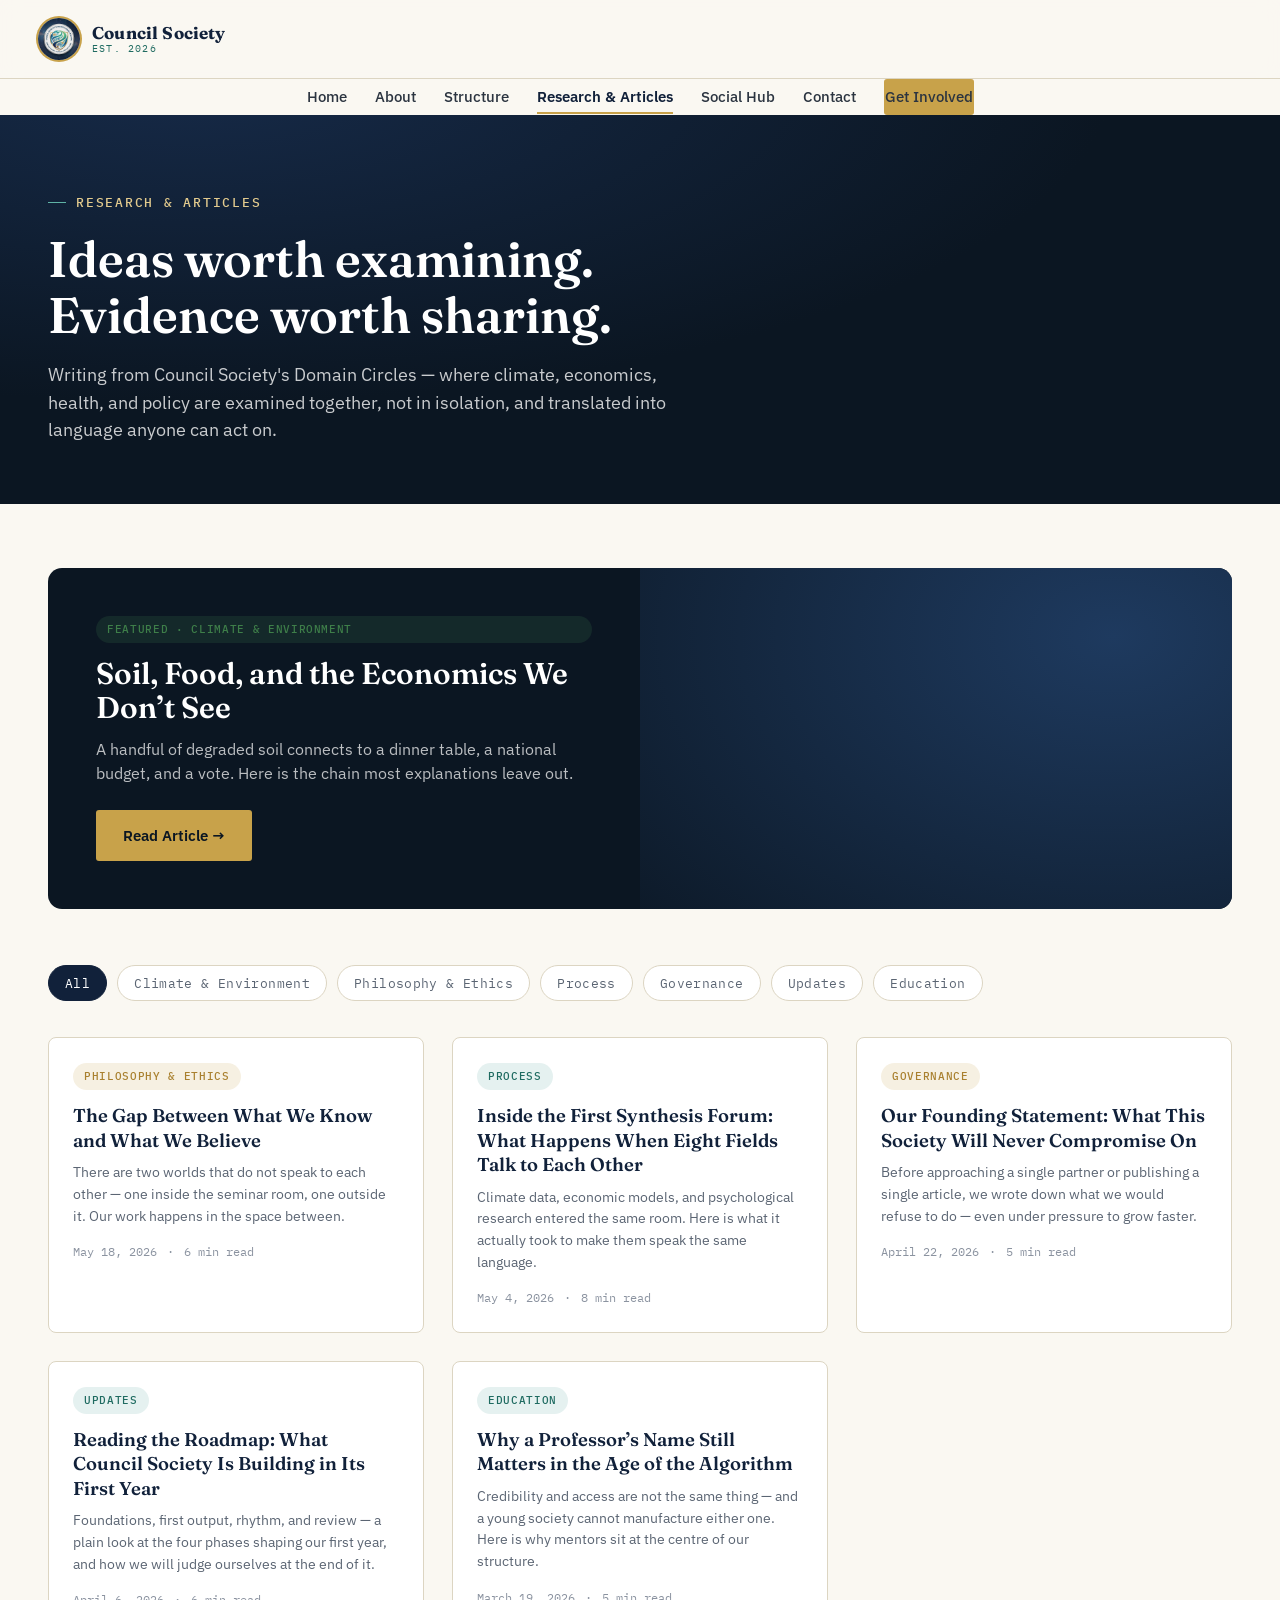
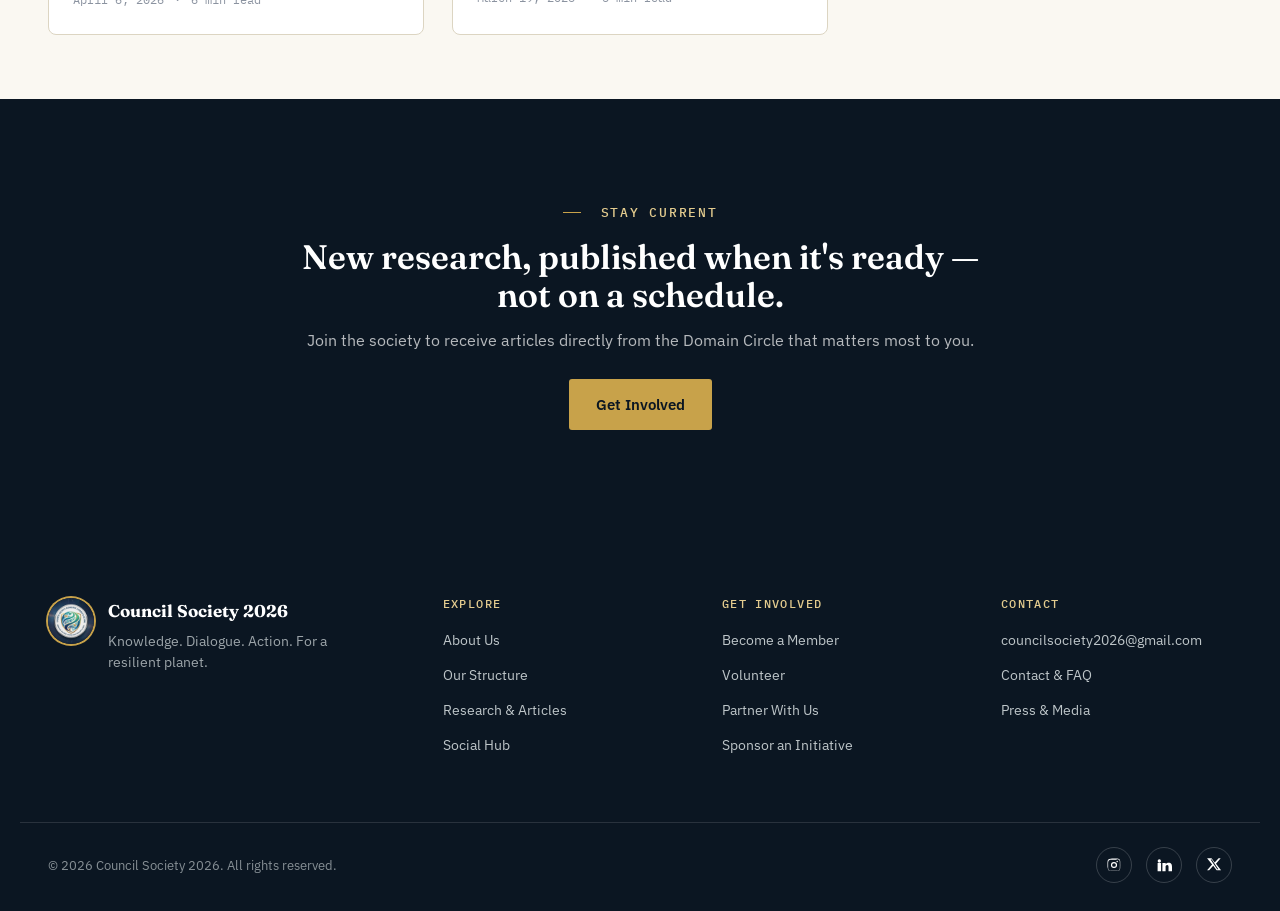
<file: articles.html>
<!doctype html>
<html lang="en">
<head>
<meta charset="UTF-8">
<meta name="viewport" content="width=device-width, initial-scale=1">
<title>Research &amp; Articles — Council Society 2026</title>
<meta name="description" content="Research, articles, and long-form writing from the Domain Circles of Council Society 2026 — bridging expert understanding and public knowledge.">
<link rel="icon" href="assets/img/logo.jpg">
<link rel="stylesheet" href="assets/css/style.css">
</head>
<body>
<a class="skip-link" href="#main">Skip to content</a>

<header class="site-header">
  <div class="wrap">
    <a class="brand" href="index.html">
      <img src="assets/img/logo.jpg" alt="Council Society 2026 seal">
      <span class="brand-text"><strong>Council Society</strong><span>Est. 2026</span></span>
    </a>
    <nav class="main-nav" id="main-nav" aria-label="Primary">
      <a href="index.html">Home</a>
      <a href="about.html">About</a>
      <a href="structure.html">Structure</a>
      <a href="articles.html" class="active">Research &amp; Articles</a>
      <a href="social.html">Social Hub</a>
      <a href="contact.html">Contact</a>
      <div class="nav-cta"><a href="join.html" class="btn btn-gold btn-sm">Get Involved</a></div>
    </nav>
    <button class="nav-toggle" aria-label="Toggle menu" aria-expanded="false" aria-controls="main-nav">
      <span></span><span></span><span></span>
    </button>
  </div>
</header>

<main id="main">

<section class="page-hero articles-hero">
  <div class="wrap">
    <span class="eyebrow">Research &amp; Articles</span>
    <h1 style="font-size:clamp(32px,4.5vw,50px); margin-top:18px; max-width:720px;">Ideas worth examining. Evidence worth sharing.</h1>
    <p class="lede">Writing from Council Society's Domain Circles — where climate, economics, health, and policy are examined together, not in isolation, and translated into language anyone can act on.</p>
  </div>
</section>

<section class="section-tight">
  <div class="wrap">

    <!-- featured banner — rendered by JS -->
    <div id="featured-banner"></div>

    <!-- filter chips -->
    <div class="filter-row" id="filter-row">
      <button class="filter-chip active" data-filter="all">All</button>
      <button class="filter-chip" data-filter="Climate &amp; Environment">Climate &amp; Environment</button>
      <button class="filter-chip" data-filter="Philosophy &amp; Ethics">Philosophy &amp; Ethics</button>
      <button class="filter-chip" data-filter="Process">Process</button>
      <button class="filter-chip" data-filter="Governance">Governance</button>
      <button class="filter-chip" data-filter="Updates">Updates</button>
      <button class="filter-chip" data-filter="Education">Education</button>
    </div>

    <!-- article grid -->
    <div class="article-grid" id="article-grid"></div>
    <div class="no-results" id="no-results" style="display:none;">
      <p style="font-size:18px; color:var(--ink-300);">No articles match this filter yet.</p>
      <p style="margin-top:8px; font-size:14.5px;">We publish regularly — check back soon or <a href="join.html" style="color:var(--teal-600);">join to get notified</a>.</p>
    </div>

  </div>
</section>

<!-- CTA -->
<section class="section" style="background:var(--navy-950); color:var(--white); text-align:center;">
  <div class="wrap-narrow reveal">
    <span class="eyebrow" style="color:var(--gold-300); justify-content:center;"><span></span>Stay Current</span>
    <h2 style="color:var(--white); margin-top:16px; font-size:clamp(24px,3.2vw,34px);">New research, published when it's ready — not on a schedule.</h2>
    <p style="color:rgba(255,255,255,.7); margin-top:14px;">Join the society to receive articles directly from the Domain Circle that matters most to you.</p>
    <a href="join.html" class="btn btn-gold" style="margin-top:26px;">Get Involved</a>
  </div>
</section>

</main>

<footer class="site-footer">
  <div class="wrap footer-grid">
    <div class="footer-brand">
      <img src="assets/img/logo.jpg" alt="Council Society 2026 seal">
      <div>
        <strong>Council Society 2026</strong>
        <p>Knowledge. Dialogue. Action. For a resilient planet.</p>
      </div>
    </div>
    <div class="footer-col"><h4>Explore</h4><ul>
      <li><a href="about.html">About Us</a></li>
      <li><a href="structure.html">Our Structure</a></li>
      <li><a href="articles.html">Research &amp; Articles</a></li>
      <li><a href="social.html">Social Hub</a></li>
    </ul></div>
    <div class="footer-col"><h4>Get Involved</h4><ul>
      <li><a href="join.html">Become a Member</a></li>
      <li><a href="join.html#volunteer">Volunteer</a></li>
      <li><a href="join.html#partner">Partner With Us</a></li>
      <li><a href="join.html#sponsor">Sponsor an Initiative</a></li>
    </ul></div>
    <div class="footer-col"><h4>Contact</h4><ul>
      <li><a href="mailto:councilsociety2026@gmail.com">councilsociety2026@gmail.com</a></li>
      <li><a href="contact.html">Contact &amp; FAQ</a></li>
      <li><a href="contact.html#press">Press &amp; Media</a></li>
    </ul></div>
  </div>
  <div class="footer-bottom">
    <small>© <span class="js-year"></span> Council Society 2026. All rights reserved.</small>
    <div class="social-row" aria-label="Social media links">
      <a href="https://www.instagram.com/councilsociety26/" aria-label="Instagram" target="_blank" rel="noopener"><svg viewBox="0 0 24 24"><path d="M12 2.2c3.2 0 3.6 0 4.85.07 1.17.06 2.4.34 3.26 1.2.87.87 1.14 2.09 1.2 3.26.07 1.25.07 1.65.07 4.85s0 3.6-.07 4.85c-.06 1.17-.34 2.4-1.2 3.26-.87.87-2.09 1.14-3.26 1.2-1.25.07-1.65.07-4.85.07s-3.6 0-4.85-.07c-1.17-.06-2.4-.34-3.26-1.2-.87-.87-1.14-2.09-1.2-3.26C2.2 15.6 2.2 15.2 2.2 12s0-3.6.07-4.85c.06-1.17.34-2.4 1.2-3.26.87-.87 2.09-1.14 3.26-1.2C7.98 2.2 8.38 2.2 12 2.2zm0 1.8c-3.15 0-3.5 0-4.74.07-.95.04-1.46.2-1.8.34-.45.18-.77.39-1.1.73-.34.33-.55.65-.73 1.1-.14.34-.3.85-.34 1.8C3.22 8.5 3.22 8.85 3.22 12s0 3.5.07 4.74c.04.95.2 1.46.34 1.8.18.45.39.77.73 1.1.33.34.65.55 1.1.73.34.14.85.3 1.8.34 1.24.06 1.59.07 4.74.07s3.5 0 4.74-.07c.95-.04 1.46-.2 1.8-.34.45-.18.77-.39 1.1-.73.34-.33.55-.65.73-1.1.14-.34.3-.85.34-1.8.06-1.24.07-1.59.07-4.74s0-3.5-.07-4.74c-.04-.95-.2-1.46-.34-1.8a2.94 2.94 0 0 0-.73-1.1 2.94 2.94 0 0 0-1.1-.73c-.34-.14-.85-.3-1.8-.34C15.5 4 15.15 4 12 4zm0 3.4a4.6 4.6 0 1 1 0 9.2 4.6 4.6 0 0 1 0-9.2zm0 1.8a2.8 2.8 0 1 0 0 5.6 2.8 2.8 0 0 0 0-5.6zm5.85-2.4a1.07 1.07 0 1 1-2.14 0 1.07 1.07 0 0 1 2.14 0z"/></svg></a>
      <a href="https://www.linkedin.com/company/council-society-26/" aria-label="LinkedIn" target="_blank" rel="noopener"><svg viewBox="0 0 24 24"><path d="M4.98 3.5a2.5 2.5 0 1 1 0 5 2.5 2.5 0 0 1 0-5zM2.4 9h5.2v12.5H2.4V9zM9.6 9h5v1.7h.07c.7-1.25 2.4-2.07 4.13-2.07 4.4 0 5.2 2.6 5.2 6V21.5h-5.2V15.4c0-1.46-.03-3.34-2.05-3.34-2.05 0-2.36 1.6-2.36 3.24v6.2H9.6V9z"/></svg></a>
      <a href="https://x.com/council2026org" aria-label="X (Twitter)" target="_blank" rel="noopener"><svg viewBox="0 0 24 24"><path d="M18.9 2H22l-7 8 7.6 10H16l-5.2-6.8L4.7 20H1.6l7.5-8.6L1.6 2h6.7l4.7 6.2L18.9 2zm-2.1 16.4h1.7L8.7 3.6H6.9l9.9 14.8z"/></svg></a>
    </div>
  </div>
</footer>

<script src="assets/js/main.js"></script>
<script src="assets/js/articles-data.js"></script>
<script>
  // Featured banner — only show the FIRST featured article
  var featured = ARTICLES.filter(function(a){ return a.featured; })[0];
  if(featured){
    document.getElementById('featured-banner').innerHTML =
      '<div class="featured-banner reveal">'+
        '<div class="featured-banner-content">'+
          '<span class="tag tag-'+featured.tagClass+'">Featured · '+featured.category+'</span>'+
          '<h3>'+featured.title+'</h3>'+
          '<p>'+featured.excerpt+'</p>'+
          '<a href="article.html?id='+featured.id+'" class="btn btn-gold" style="margin-top:24px; align-self:flex-start;">Read Article →</a>'+
        '</div>'+
        '<div class="featured-banner-visual"></div>'+
      '</div>';
  }

  var activeFilter = 'all';
  var featuredId = featured ? featured.id : null;

  function renderArticles(){
    // When filter = all, exclude the featured article from the grid (it's shown in the banner)
    var pool = activeFilter === 'all'
      ? ARTICLES.filter(function(a){ return a.id !== featuredId; })
      : ARTICLES.filter(function(a){ return a.category === activeFilter; });

    var grid = document.getElementById('article-grid');
    var noRes = document.getElementById('no-results');
    var gridSection = grid.closest('section') || grid.parentElement;

    if(!pool.length){
      grid.innerHTML = '';
      grid.style.display = 'none';
      noRes.style.display = activeFilter !== 'all' ? '' : 'none';
      return;
    }

    noRes.style.display = 'none';
    grid.style.display = '';

    // Adapt columns to how many articles we actually have
    var count = pool.length;
    if(count === 1){
      grid.style.gridTemplateColumns = '1fr';
      grid.style.maxWidth = '480px';
    } else if(count === 2){
      grid.style.gridTemplateColumns = 'repeat(2,1fr)';
      grid.style.maxWidth = '';
    } else {
      grid.style.gridTemplateColumns = '';
      grid.style.maxWidth = '';
    }

    grid.innerHTML = pool.map(function(a){
      return '<a href="article.html?id='+a.id+'" class="article-card reveal">'+
        '<div class="article-card-body">'+
          '<span class="tag tag-'+a.tagClass+'">'+a.category+'</span>'+
          '<h3>'+a.title+'</h3>'+
          '<p>'+a.excerpt+'</p>'+
          '<div class="article-meta"><span>'+a.date+'</span><span>·</span><span>'+a.readingTime+' min read</span></div>'+
        '</div>'+
      '</a>';
    }).join('');

    // Trigger reveal animations for newly rendered cards
    document.querySelectorAll('.reveal:not(.in)').forEach(function(el){
      setTimeout(function(){ el.classList.add('in'); }, 50);
    });
  }

  document.querySelectorAll('.filter-chip').forEach(function(btn){
    btn.addEventListener('click', function(){
      document.querySelectorAll('.filter-chip').forEach(function(b){ b.classList.remove('active'); });
      btn.classList.add('active');
      activeFilter = btn.dataset.filter;
      renderArticles();
    });
  });

  renderArticles();
</script>
</body>
</html>
</file>
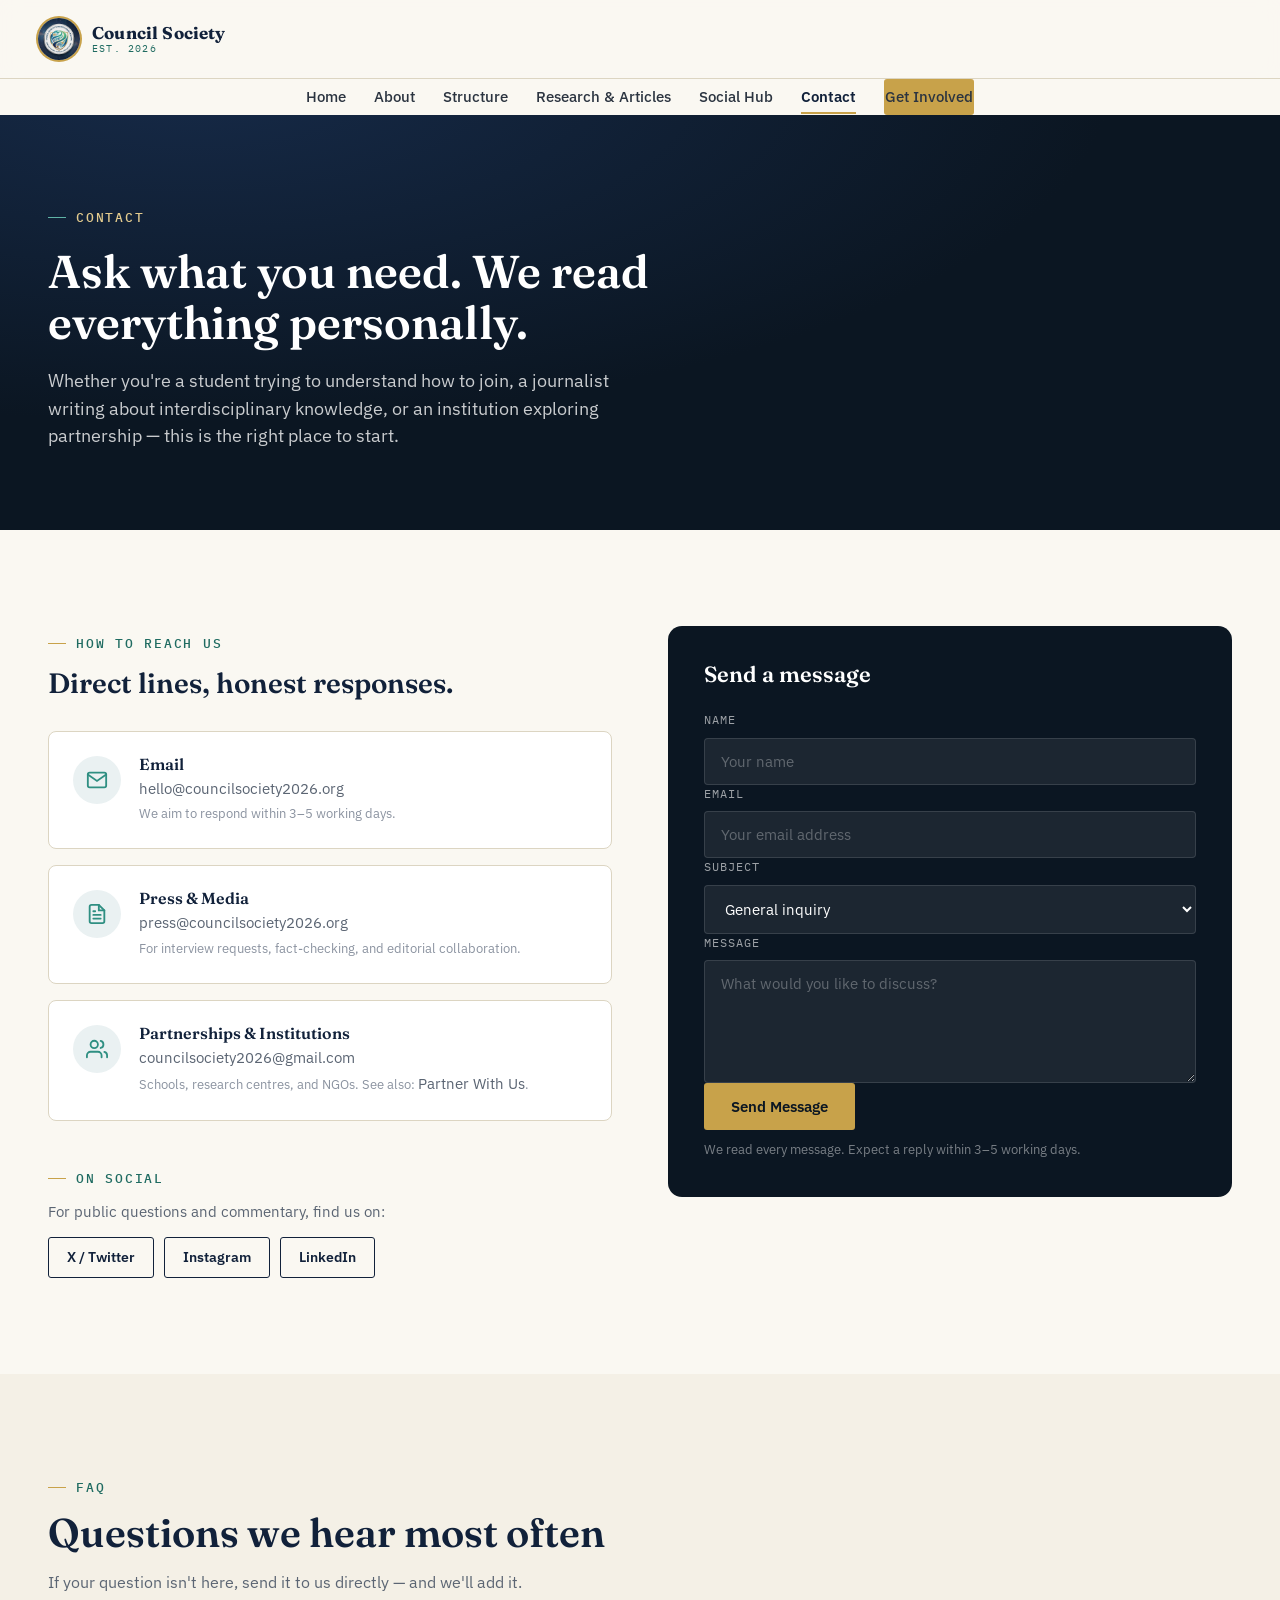
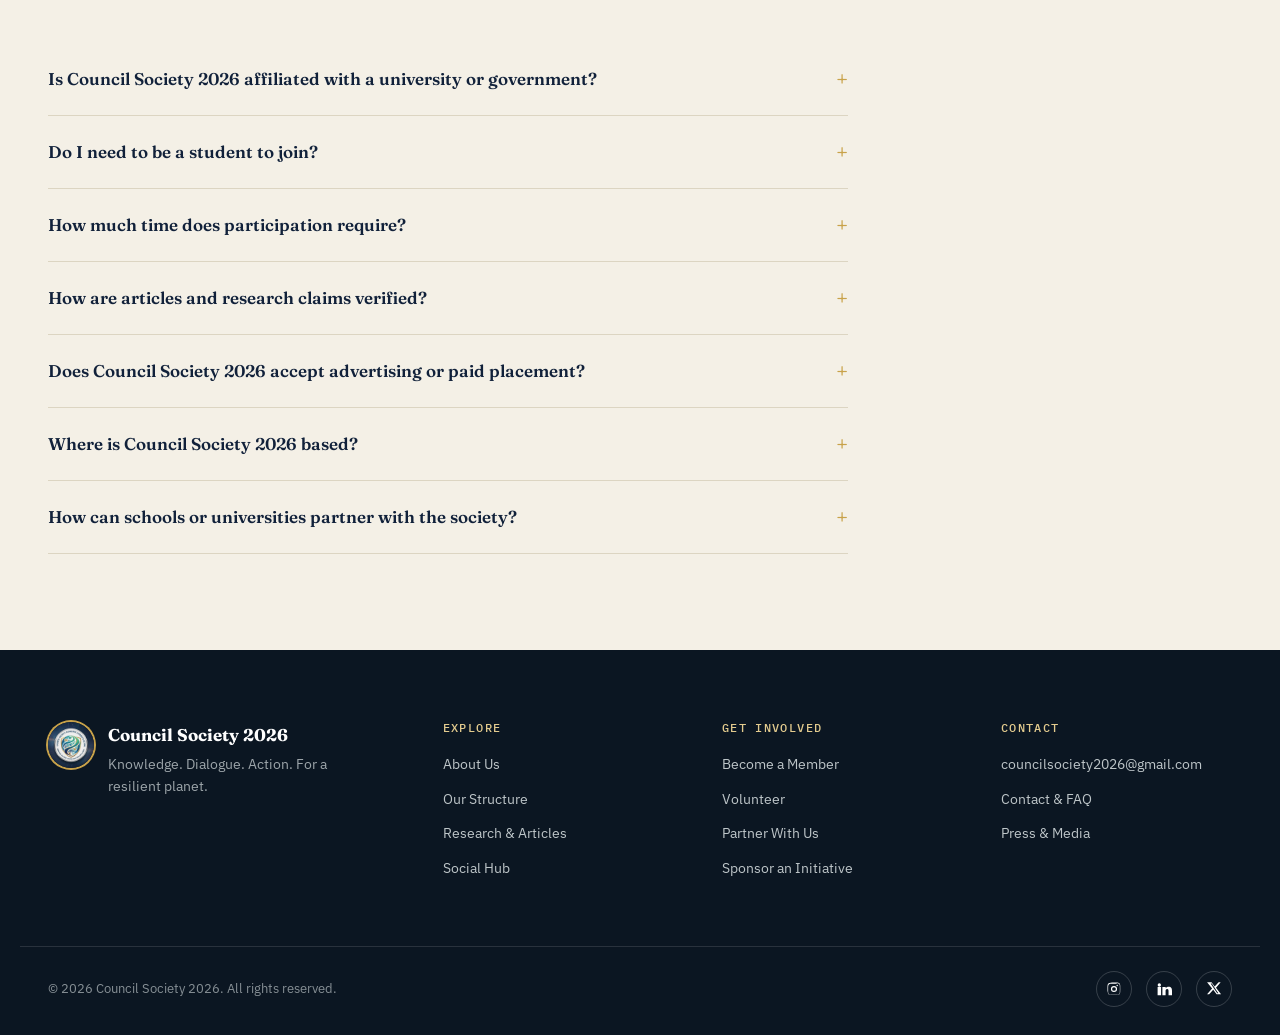
<file: contact.html>
<!doctype html>
<html lang="en">
<head>
<meta charset="UTF-8">
<meta name="viewport" content="width=device-width, initial-scale=1">
<title>Contact &amp; FAQ — Council Society 2026</title>
<meta name="description" content="Contact Council Society 2026 — questions, press inquiries, partnership discussions, and FAQs for new visitors.">
<link rel="icon" href="assets/img/logo.jpg">
<link rel="stylesheet" href="assets/css/style.css">
</head>
<body>
<a class="skip-link" href="#main">Skip to content</a>

<header class="site-header">
  <div class="wrap">
    <a class="brand" href="index.html">
      <img src="assets/img/logo.jpg" alt="Council Society 2026 seal">
      <span class="brand-text"><strong>Council Society</strong><span>Est. 2026</span></span>
    </a>
    <nav class="main-nav" id="main-nav" aria-label="Primary">
      <a href="index.html">Home</a>
      <a href="about.html">About</a>
      <a href="structure.html">Structure</a>
      <a href="articles.html">Research &amp; Articles</a>
      <a href="social.html">Social Hub</a>
      <a href="contact.html" class="active">Contact</a>
      <div class="nav-cta"><a href="join.html" class="btn btn-gold btn-sm">Get Involved</a></div>
    </nav>
    <button class="nav-toggle" aria-label="Toggle menu" aria-expanded="false" aria-controls="main-nav">
      <span></span><span></span><span></span>
    </button>
  </div>
</header>

<main id="main">

<section class="page-hero">
  <div class="wrap">
    <span class="eyebrow">Contact</span>
    <h1 style="font-size:clamp(30px,4vw,46px); margin-top:18px; max-width:680px;">Ask what you need. We read everything personally.</h1>
    <p class="lede">Whether you're a student trying to understand how to join, a journalist writing about interdisciplinary knowledge, or an institution exploring partnership — this is the right place to start.</p>
  </div>
</section>

<!-- CONTACT METHODS -->
<section class="section">
  <div class="wrap">
    <div style="display:grid; grid-template-columns:1fr 1fr; gap:56px;">

      <!-- Left: methods + form -->
      <div class="reveal">
        <span class="eyebrow">How to Reach Us</span>
        <h2 style="margin-top:14px; font-size:28px;">Direct lines, honest responses.</h2>

        <div style="display:flex; flex-direction:column; gap:16px; margin-top:32px;">

          <div class="contact-method">
            <div class="contact-icon">
              <svg viewBox="0 0 24 24"><path d="M4 4h16c1.1 0 2 .9 2 2v12c0 1.1-.9 2-2 2H4c-1.1 0-2-.9-2-2V6c0-1.1.9-2 2-2z"/><polyline points="22,6 12,13 2,6"/></svg>
            </div>
            <div>
              <h4>Email</h4>
              <p><a href="mailto:hello@councilsociety2026.org">hello@councilsociety2026.org</a></p>
              <p style="margin-top:4px; font-size:13px; color:var(--ink-300);">We aim to respond within 3–5 working days.</p>
            </div>
          </div>

          <div class="contact-method" id="press">
            <div class="contact-icon">
              <svg viewBox="0 0 24 24"><path d="M14 2H6a2 2 0 0 0-2 2v16a2 2 0 0 0 2 2h12a2 2 0 0 0 2-2V8z"/><polyline points="14 2 14 8 20 8"/><line x1="16" y1="13" x2="8" y2="13"/><line x1="16" y1="17" x2="8" y2="17"/><polyline points="10 9 9 9 8 9"/></svg>
            </div>
            <div>
              <h4>Press &amp; Media</h4>
              <p><a href="mailto:press@councilsociety2026.org">press@councilsociety2026.org</a></p>
              <p style="margin-top:4px; font-size:13px; color:var(--ink-300);">For interview requests, fact-checking, and editorial collaboration.</p>
            </div>
          </div>

          <div class="contact-method">
            <div class="contact-icon">
              <svg viewBox="0 0 24 24"><path d="M17 21v-2a4 4 0 0 0-4-4H5a4 4 0 0 0-4 4v2"/><circle cx="9" cy="7" r="4"/><path d="M23 21v-2a4 4 0 0 0-3-3.87"/><path d="M16 3.13a4 4 0 0 1 0 7.75"/></svg>
            </div>
            <div>
              <h4>Partnerships &amp; Institutions</h4>
              <p><a href="mailto:councilsociety2026@gmail.com">councilsociety2026@gmail.com</a></p>
              <p style="margin-top:4px; font-size:13px; color:var(--ink-300);">Schools, research centres, and NGOs. See also: <a href="join.html#partner">Partner With Us</a>.</p>
            </div>
          </div>

        </div>

        <div style="margin-top:40px;">
          <span class="eyebrow">On Social</span>
          <p style="margin-top:12px; font-size:15px; color:var(--ink-500);">For public questions and commentary, find us on:</p>
          <div style="display:flex; gap:10px; flex-wrap:wrap; margin-top:14px;">
            <a href="https://x.com/council2026org" target="_blank" rel="noopener" class="btn btn-outline-dark btn-sm">X / Twitter</a>
            <a href="https://www.instagram.com/councilsociety26/" target="_blank" rel="noopener" class="btn btn-outline-dark btn-sm">Instagram</a>
            <a href="https://www.linkedin.com/company/council-society-26/" target="_blank" rel="noopener" class="btn btn-outline-dark btn-sm">LinkedIn</a>
          </div>
        </div>
      </div>

      <!-- Right: contact form -->
      <div class="reveal">
        <div style="background:var(--navy-950); border-radius:var(--radius-lg); padding:36px;">
          <h3 style="color:var(--white); font-size:22px; margin-bottom:24px;">Send a message</h3>
          <form id="contact-form" action="https://formsubmit.co/councilsociety2026@gmail.com" method="POST" class="form-grid">
            <input type="hidden" name="_subject" value="New Message from Council Society Contact Form">
            <input type="hidden" name="_captcha" value="false">
            <div class="field">
              <label for="c-name">Name</label>
              <input type="text" id="c-name" name="name" placeholder="Your name" required>
            </div>
            <div class="field">
              <label for="c-email">Email</label>
              <input type="email" id="c-email" name="email" placeholder="Your email address" required>
            </div>
            <div class="field field-full">
              <label for="c-subject">Subject</label>
              <select id="c-subject" name="Subject">
                <option>General inquiry</option>
                <option>Joining / membership</option>
                <option>Press &amp; media</option>
                <option>Partnership proposal</option>
                <option>Sponsorship</option>
                <option>Feedback on an article</option>
                <option>Other</option>
              </select>
            </div>
            <div class="field field-full">
              <label for="c-message">Message</label>
              <textarea id="c-message" name="message" placeholder="What would you like to discuss?" rows="5" required></textarea>
            </div>
            <button type="submit" class="btn btn-gold">Send Message</button>
            <p class="form-note">We read every message. Expect a reply within 3–5 working days.</p>
          </form>
        </div>
      </div>

    </div>
  </div>
</section>

<!-- FAQ -->
<section class="section" style="background:var(--paper-100);">
  <div class="wrap">
    <div class="section-head reveal">
      <span class="eyebrow">FAQ</span>
      <h2>Questions we hear most often</h2>
      <p>If your question isn't here, send it to us directly — and we'll add it.</p>
    </div>

    <div id="faq-list" style="max-width:800px;">

      <div class="faq-item">
        <button class="faq-btn" aria-expanded="false">
          Is Council Society 2026 affiliated with a university or government?
          <span class="faq-chevron" aria-hidden="true">+</span>
        </button>
        <div class="faq-panel" role="region">
          <div class="faq-panel-inner">No. Council Society 2026 is an independent multidisciplinary society. We have no formal affiliation with any government, political party, or single academic institution. Individual mentors bring their own institutional credentials, but the society itself operates independently. This independence is essential to our editorial standards and is maintained by the Ethics & Integrity Circle.</div>
        </div>
      </div>

      <div class="faq-item">
        <button class="faq-btn" aria-expanded="false">
          Do I need to be a student to join?
          <span class="faq-chevron" aria-hidden="true">+</span>
        </button>
        <div class="faq-panel" role="region">
          <div class="faq-panel-inner">No. Domain Circles are open to students at any level, independent researchers, practitioners, and professionals. What matters is a genuine commitment to the field and an openness to cross-disciplinary dialogue. If you're not sure whether you qualify, send us a message — we'll tell you honestly.</div>
        </div>
      </div>

      <div class="faq-item">
        <button class="faq-btn" aria-expanded="false">
          How much time does participation require?
          <span class="faq-chevron" aria-hidden="true">+</span>
        </button>
        <div class="faq-panel" role="region">
          <div class="faq-panel-inner">It depends on your role. Domain Circle members typically contribute 3–6 hours per week during active research phases. Volunteer contributors have more flexibility and can define their own availability. We don't ask people to overcommit — underpromising and overdelivering is a better foundation than the reverse.</div>
        </div>
      </div>

      <div class="faq-item">
        <button class="faq-btn" aria-expanded="false">
          How are articles and research claims verified?
          <span class="faq-chevron" aria-hidden="true">+</span>
        </button>
        <div class="faq-panel" role="region">
          <div class="faq-panel-inner">Every public claim passes through the Ethics & Integrity Circle before publication. This circle operates independently from the Domain Circles and the Core Council, reviewing for evidence quality, potential conflicts of interest, and factual accuracy. The standard is simple: every claim must be traceable to evidence we are willing to publish alongside the claim.</div>
        </div>
      </div>

      <div class="faq-item">
        <button class="faq-btn" aria-expanded="false">
          Does Council Society 2026 accept advertising or paid placement?
          <span class="faq-chevron" aria-hidden="true">+</span>
        </button>
        <div class="faq-panel" role="region">
          <div class="faq-panel-inner">No. We do not accept paid placement, sponsored content, or advertising in any form. Sponsorship of specific initiatives is accepted under transparent terms reviewed by the Ethics Circle — but no commercial or political interest shapes a finding before it is published. Sponsorship terms are published in our annual report.</div>
        </div>
      </div>

      <div class="faq-item">
        <button class="faq-btn" aria-expanded="false">
          Where is Council Society 2026 based?
          <span class="faq-chevron" aria-hidden="true">+</span>
        </button>
        <div class="faq-panel" role="region">
          <div class="faq-panel-inner">Council Society 2026 was founded in 2026 and operates as a distributed network. Contributors join from many countries, and Domain Circles can operate across geographies. Our administrative registration and primary contact address will be listed in the Year One Report, published at the end of 2026.</div>
        </div>
      </div>

      <div class="faq-item">
        <button class="faq-btn" aria-expanded="false">
          How can schools or universities partner with the society?
          <span class="faq-chevron" aria-hidden="true">+</span>
        </button>
        <div class="faq-panel" role="region">
          <div class="faq-panel-inner">We welcome institutional partners who want to co-design research, host workshops, or offer students a connection to the Domain Circles. Partnerships are chosen for genuine value rather than scale — we're not interested in agreements that look good on a letterhead but don't move the work. Reach out at <a href="mailto:partnerships@councilsociety2026.org">partnerships@councilsociety2026.org</a> to start a conversation.</div>
        </div>
      </div>

    </div>
  </div>
</section>

</main>

<div class="toast" id="toast">Message sent — we'll reply within 3–5 working days.</div>

<footer class="site-footer">
  <div class="wrap footer-grid">
    <div class="footer-brand">
      <img src="assets/img/logo.jpg" alt="Council Society 2026 seal">
      <div>
        <strong>Council Society 2026</strong>
        <p>Knowledge. Dialogue. Action. For a resilient planet.</p>
      </div>
    </div>
    <div class="footer-col"><h4>Explore</h4><ul>
      <li><a href="about.html">About Us</a></li>
      <li><a href="structure.html">Our Structure</a></li>
      <li><a href="articles.html">Research &amp; Articles</a></li>
      <li><a href="social.html">Social Hub</a></li>
    </ul></div>
    <div class="footer-col"><h4>Get Involved</h4><ul>
      <li><a href="join.html">Become a Member</a></li>
      <li><a href="join.html#volunteer">Volunteer</a></li>
      <li><a href="join.html#partner">Partner With Us</a></li>
      <li><a href="join.html#sponsor">Sponsor an Initiative</a></li>
    </ul></div>
    <div class="footer-col"><h4>Contact</h4><ul>
      <li><a href="mailto:councilsociety2026@gmail.com">councilsociety2026@gmail.com</a></li>
      <li><a href="contact.html">Contact &amp; FAQ</a></li>
      <li><a href="contact.html#press">Press &amp; Media</a></li>
    </ul></div>
  </div>
  <div class="footer-bottom">
    <small>© <span class="js-year"></span> Council Society 2026. All rights reserved.</small>
    <div class="social-row" aria-label="Social media links">
      <a href="https://www.instagram.com/councilsociety26/" aria-label="Instagram" target="_blank" rel="noopener"><svg viewBox="0 0 24 24"><path d="M12 2.2c3.2 0 3.6 0 4.85.07 1.17.06 2.4.34 3.26 1.2.87.87 1.14 2.09 1.2 3.26.07 1.25.07 1.65.07 4.85s0 3.6-.07 4.85c-.06 1.17-.34 2.4-1.2 3.26-.87.87-2.09 1.14-3.26 1.2-1.25.07-1.65.07-4.85.07s-3.6 0-4.85-.07c-1.17-.06-2.4-.34-3.26-1.2-.87-.87-1.14-2.09-1.2-3.26C2.2 15.6 2.2 15.2 2.2 12s0-3.6.07-4.85c.06-1.17.34-2.4 1.2-3.26.87-.87 2.09-1.14 3.26-1.2C7.98 2.2 8.38 2.2 12 2.2zm0 1.8c-3.15 0-3.5 0-4.74.07-.95.04-1.46.2-1.8.34-.45.18-.77.39-1.1.73-.34.33-.55.65-.73 1.1-.14.34-.3.85-.34 1.8C3.22 8.5 3.22 8.85 3.22 12s0 3.5.07 4.74c.04.95.2 1.46.34 1.8.18.45.39.77.73 1.1.33.34.65.55 1.1.73.34.14.85.3 1.8.34 1.24.06 1.59.07 4.74.07s3.5 0 4.74-.07c.95-.04 1.46-.2 1.8-.34.45-.18.77-.39 1.1-.73.34-.33.55-.65.73-1.1.14-.34.3-.85.34-1.8.06-1.24.07-1.59.07-4.74s0-3.5-.07-4.74c-.04-.95-.2-1.46-.34-1.8a2.94 2.94 0 0 0-.73-1.1 2.94 2.94 0 0 0-1.1-.73c-.34-.14-.85-.3-1.8-.34C15.5 4 15.15 4 12 4zm0 3.4a4.6 4.6 0 1 1 0 9.2 4.6 4.6 0 0 1 0-9.2zm0 1.8a2.8 2.8 0 1 0 0 5.6 2.8 2.8 0 0 0 0-5.6zm5.85-2.4a1.07 1.07 0 1 1-2.14 0 1.07 1.07 0 0 1 2.14 0z"/></svg></a>
      <a href="https://www.linkedin.com/company/council-society-26/" aria-label="LinkedIn" target="_blank" rel="noopener"><svg viewBox="0 0 24 24"><path d="M4.98 3.5a2.5 2.5 0 1 1 0 5 2.5 2.5 0 0 1 0-5zM2.4 9h5.2v12.5H2.4V9zM9.6 9h5v1.7h.07c.7-1.25 2.4-2.07 4.13-2.07 4.4 0 5.2 2.6 5.2 6V21.5h-5.2V15.4c0-1.46-.03-3.34-2.05-3.34-2.05 0-2.36 1.6-2.36 3.24v6.2H9.6V9z"/></svg></a>
      <a href="https://x.com/council2026org" aria-label="X (Twitter)" target="_blank" rel="noopener"><svg viewBox="0 0 24 24"><path d="M18.9 2H22l-7 8 7.6 10H16l-5.2-6.8L4.7 20H1.6l7.5-8.6L1.6 2h6.7l4.7 6.2L18.9 2zm-2.1 16.4h1.7L8.7 3.6H6.9l9.9 14.8z"/></svg></a>
    </div>
  </div>
</footer>

<script src="assets/js/main.js"></script>
<script>
  // FAQ accordion
  document.querySelectorAll('.faq-btn').forEach(function(btn){
    btn.addEventListener('click', function(){
      var item = btn.closest('.faq-item');
      var panel = item.querySelector('.faq-panel');
      var open = item.classList.contains('open');
      // close all
      document.querySelectorAll('.faq-item').forEach(function(i){
        i.classList.remove('open');
        i.querySelector('.faq-btn').setAttribute('aria-expanded','false');
        i.querySelector('.faq-panel').style.maxHeight = null;
      });
      if(!open){
        item.classList.add('open');
        btn.setAttribute('aria-expanded','true');
        panel.style.maxHeight = panel.scrollHeight + 'px';
      }
    });
  });

  // FormSubmit handles the submission natively via HTML POST action.
</script>
</body>
</html>
</file>
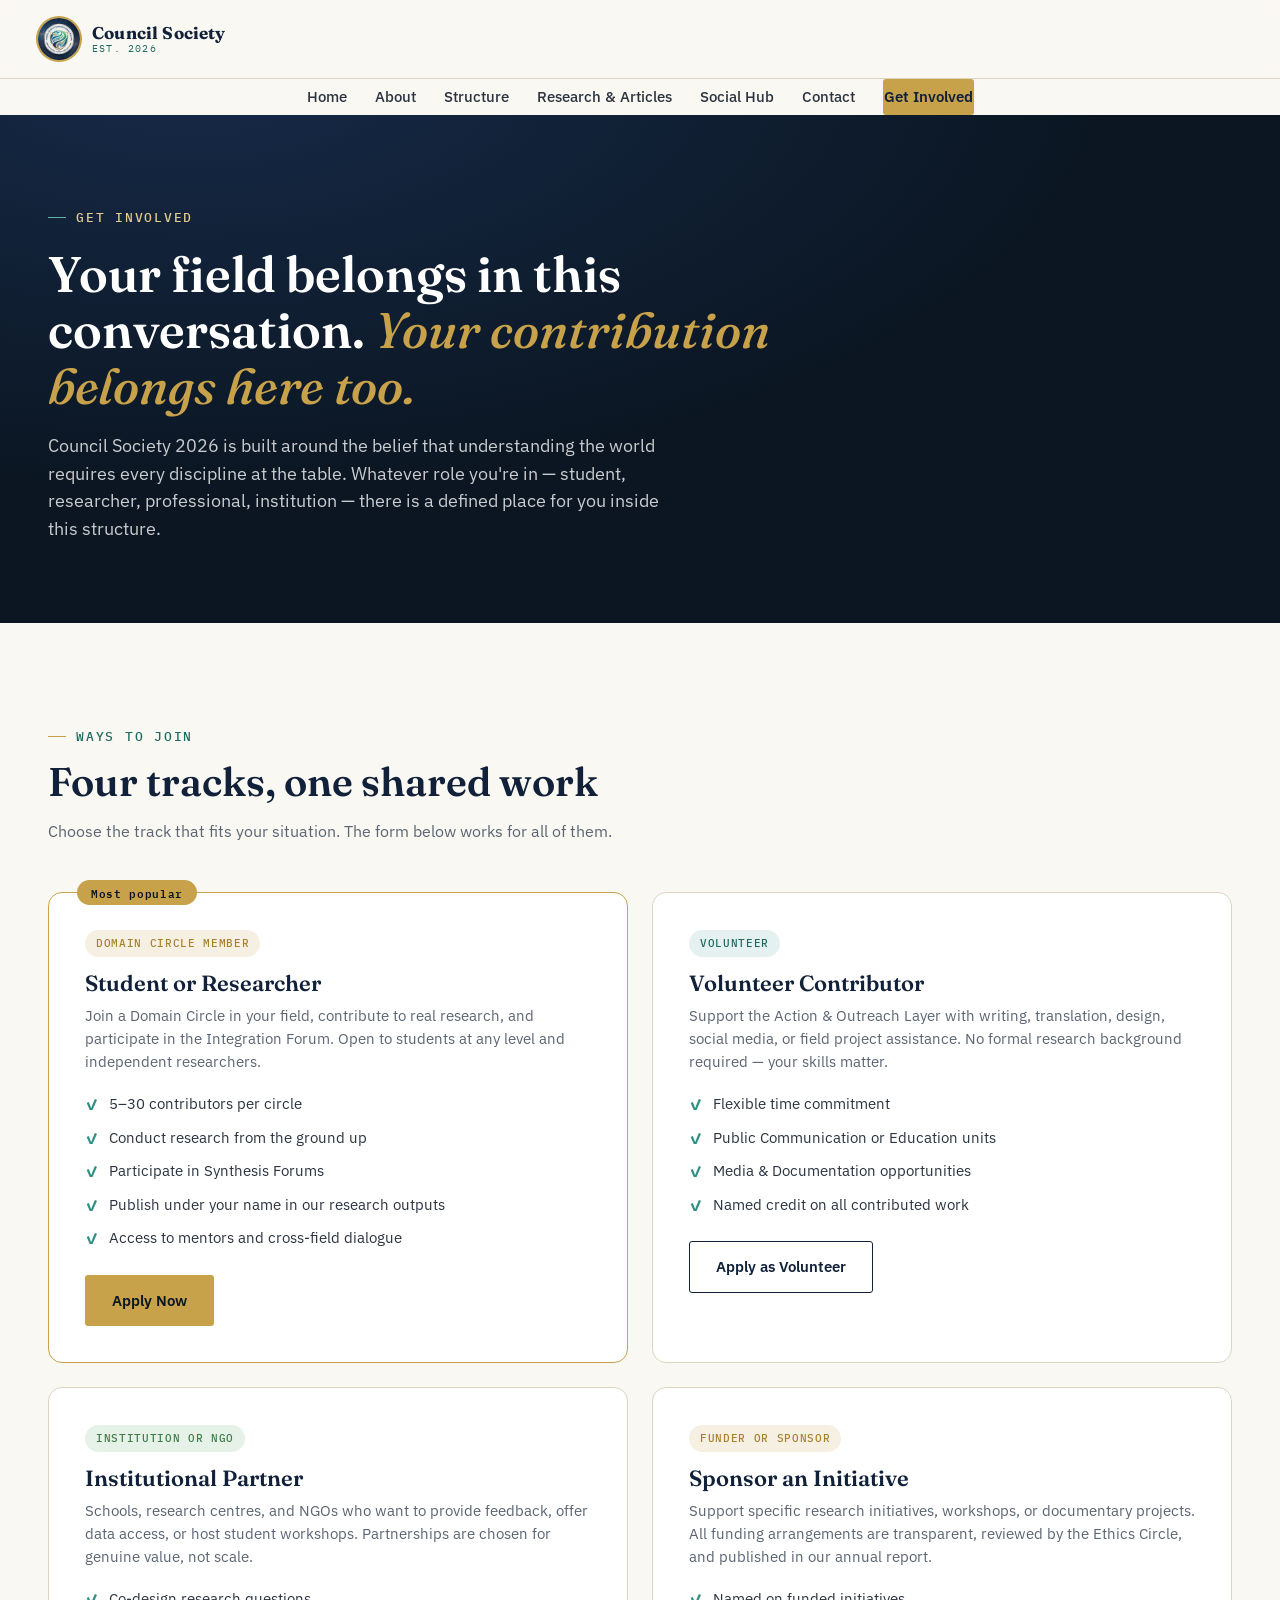
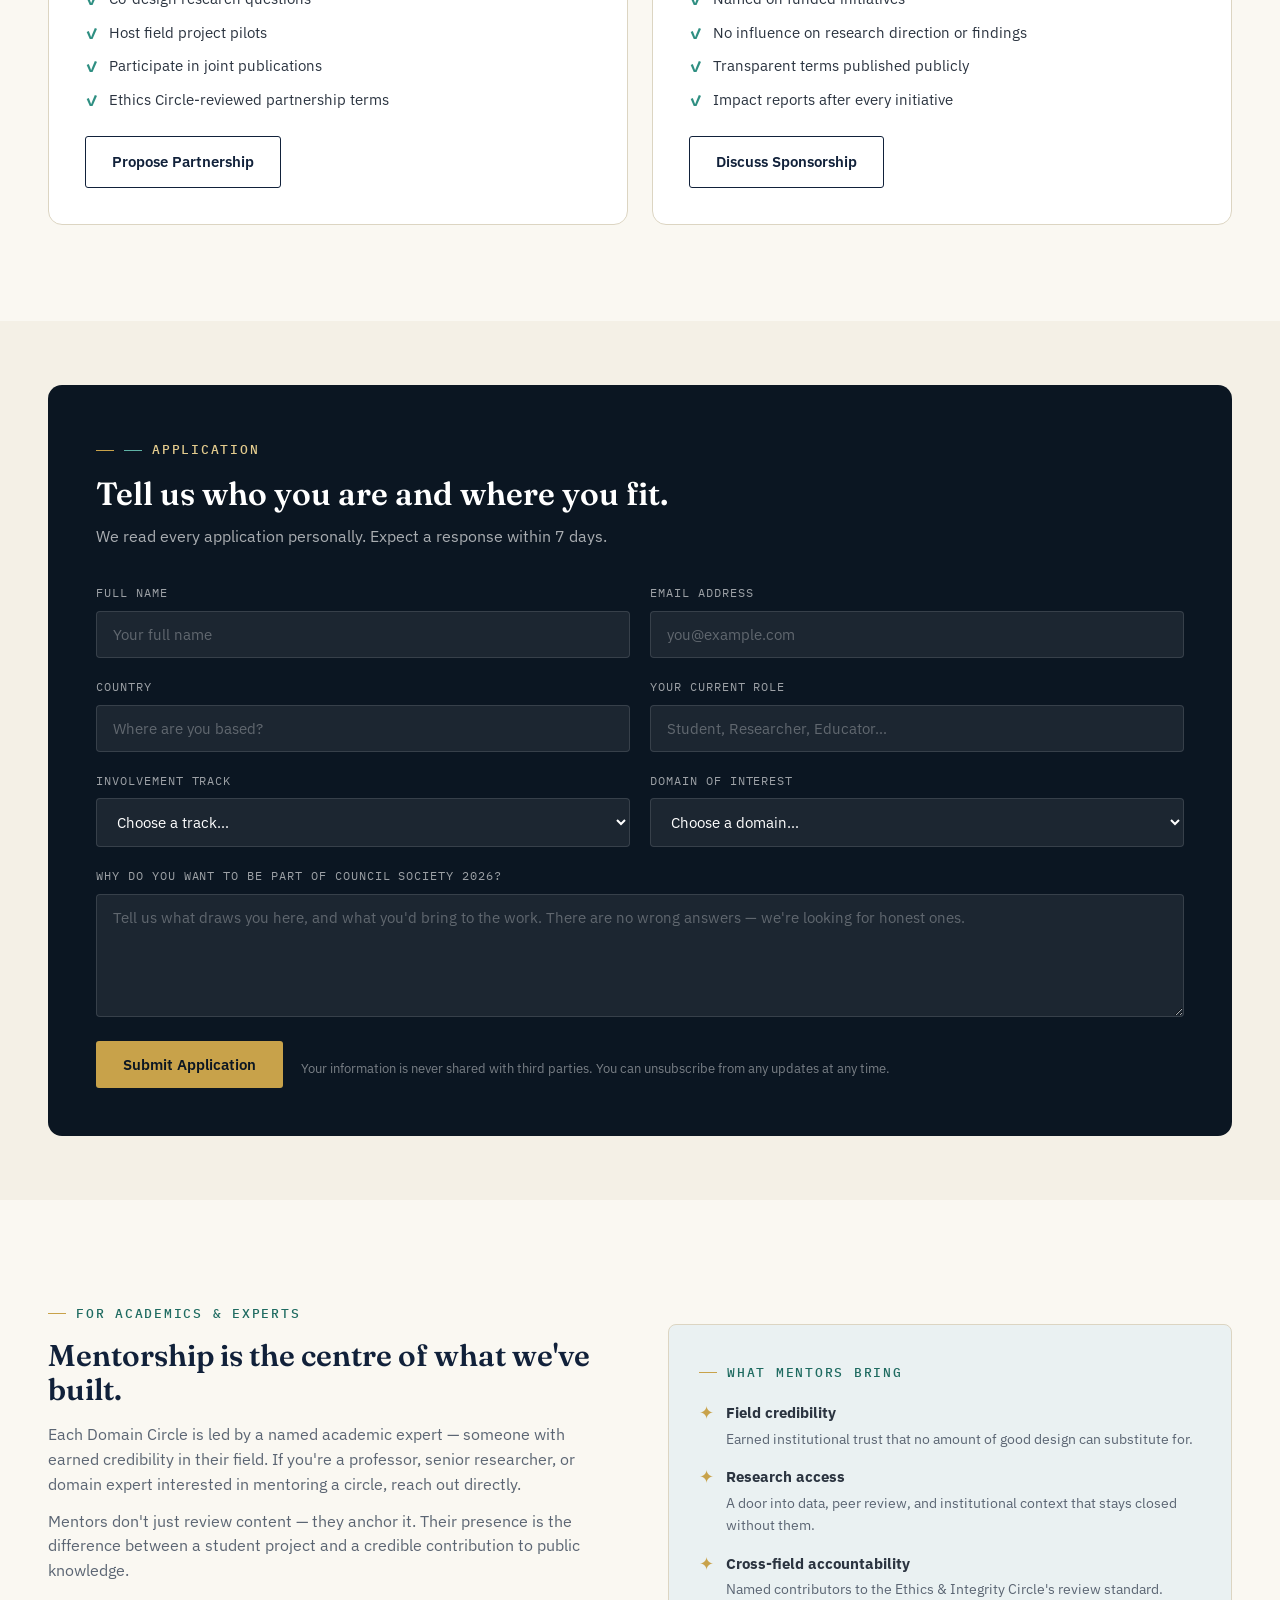
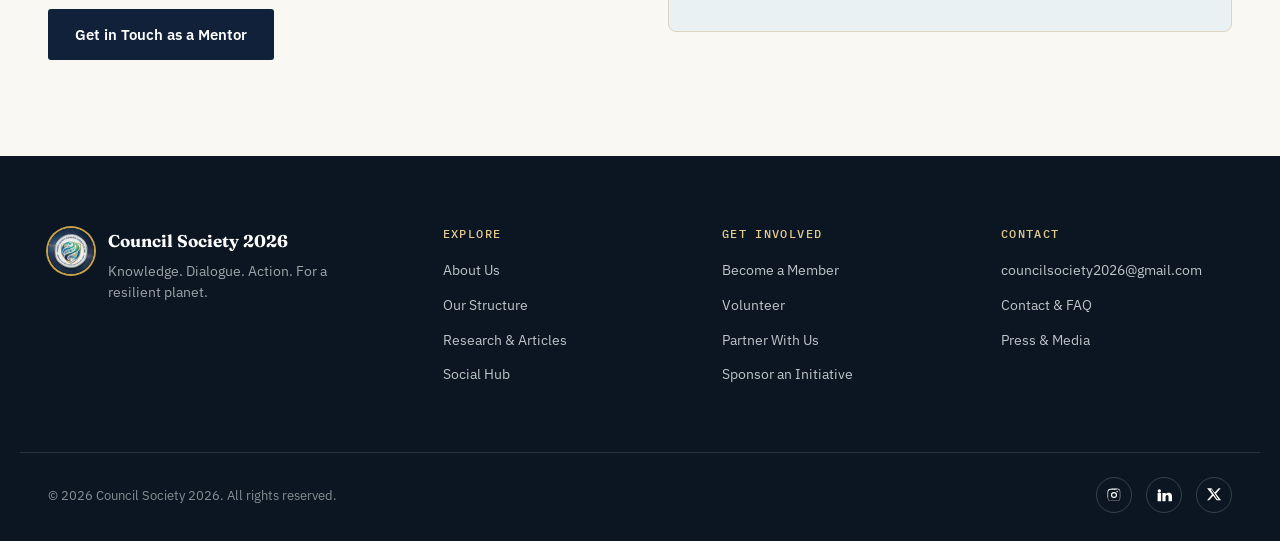
<file: join.html>
<!doctype html>
<html lang="en">
<head>
<meta charset="UTF-8">
<meta name="viewport" content="width=device-width, initial-scale=1">
<title>Get Involved — Council Society 2026</title>
<meta name="description" content="Join Council Society 2026 as a member, volunteer, collaborator, partner, or sponsor. Every role has a place in the structure.">
<link rel="icon" href="assets/img/logo.jpg">
<link rel="stylesheet" href="assets/css/style.css">
</head>
<body>
<a class="skip-link" href="#main">Skip to content</a>

<header class="site-header">
  <div class="wrap">
    <a class="brand" href="index.html">
      <img src="assets/img/logo.jpg" alt="Council Society 2026 seal">
      <span class="brand-text"><strong>Council Society</strong><span>Est. 2026</span></span>
    </a>
    <nav class="main-nav" id="main-nav" aria-label="Primary">
      <a href="index.html">Home</a>
      <a href="about.html">About</a>
      <a href="structure.html">Structure</a>
      <a href="articles.html">Research &amp; Articles</a>
      <a href="social.html">Social Hub</a>
      <a href="contact.html">Contact</a>
      <div class="nav-cta"><a href="join.html" class="btn btn-gold btn-sm active" aria-current="page">Get Involved</a></div>
    </nav>
    <button class="nav-toggle" aria-label="Toggle menu" aria-expanded="false" aria-controls="main-nav">
      <span></span><span></span><span></span>
    </button>
  </div>
</header>

<main id="main">

<section class="page-hero">
  <div class="wrap">
    <span class="eyebrow">Get Involved</span>
    <h1 style="font-size:clamp(32px,4.5vw,50px); margin-top:18px; max-width:760px;">Your field belongs in this conversation. <span class="serif-italic text-gold">Your contribution belongs here too.</span></h1>
    <p class="lede">Council Society 2026 is built around the belief that understanding the world requires every discipline at the table. Whatever role you're in — student, researcher, professional, institution — there is a defined place for you inside this structure.</p>
  </div>
</section>

<!-- TRACKS -->
<section class="section" id="join">
  <div class="wrap">
    <div class="section-head reveal">
      <span class="eyebrow">Ways to Join</span>
      <h2>Four tracks, one shared work</h2>
      <p>Choose the track that fits your situation. The form below works for all of them.</p>
    </div>
    <div class="grid-2" style="grid-template-columns:repeat(2,1fr); gap:24px;">

      <div class="join-track featured reveal">
        <span class="tag tag-gold">Domain Circle Member</span>
        <h3>Student or Researcher</h3>
        <p>Join a Domain Circle in your field, contribute to real research, and participate in the Integration Forum. Open to students at any level and independent researchers.</p>
        <ul>
          <li>5–30 contributors per circle</li>
          <li>Conduct research from the ground up</li>
          <li>Participate in Synthesis Forums</li>
          <li>Publish under your name in our research outputs</li>
          <li>Access to mentors and cross-field dialogue</li>
        </ul>
        <a href="#apply" class="btn btn-gold" style="margin-top:24px;">Apply Now</a>
      </div>

      <div class="join-track reveal" id="volunteer">
        <span class="tag tag-teal">Volunteer</span>
        <h3>Volunteer Contributor</h3>
        <p>Support the Action &amp; Outreach Layer with writing, translation, design, social media, or field project assistance. No formal research background required — your skills matter.</p>
        <ul>
          <li>Flexible time commitment</li>
          <li>Public Communication or Education units</li>
          <li>Media &amp; Documentation opportunities</li>
          <li>Named credit on all contributed work</li>
        </ul>
        <a href="#apply" class="btn btn-outline-dark" style="margin-top:24px;">Apply as Volunteer</a>
      </div>

      <div class="join-track reveal" id="partner">
        <span class="tag tag-emerald">Institution or NGO</span>
        <h3>Institutional Partner</h3>
        <p>Schools, research centres, and NGOs who want to provide feedback, offer data access, or host student workshops. Partnerships are chosen for genuine value, not scale.</p>
        <ul>
          <li>Co-design research questions</li>
          <li>Host field project pilots</li>
          <li>Participate in joint publications</li>
          <li>Ethics Circle-reviewed partnership terms</li>
        </ul>
        <a href="#apply" class="btn btn-outline-dark" style="margin-top:24px;">Propose Partnership</a>
      </div>

      <div class="join-track reveal" id="sponsor">
        <span class="tag tag-gold">Funder or Sponsor</span>
        <h3>Sponsor an Initiative</h3>
        <p>Support specific research initiatives, workshops, or documentary projects. All funding arrangements are transparent, reviewed by the Ethics Circle, and published in our annual report.</p>
        <ul>
          <li>Named on funded initiatives</li>
          <li>No influence on research direction or findings</li>
          <li>Transparent terms published publicly</li>
          <li>Impact reports after every initiative</li>
        </ul>
        <a href="contact.html" class="btn btn-outline-dark" style="margin-top:24px;">Discuss Sponsorship</a>
      </div>

    </div>
  </div>
</section>

<!-- FORM -->
<section class="section-tight" style="background:var(--paper-100);" id="apply">
  <div class="wrap">
    <div class="join-form-wrap">
      <div class="section-head reveal" style="margin-bottom:36px;">
        <span class="eyebrow" style="color:var(--gold-300);"><span style="background:var(--teal-400);display:inline-block;width:18px;height:1px;"></span>Application</span>
        <h2 style="color:var(--white); font-size:clamp(24px,3vw,32px); margin-top:16px;">Tell us who you are and where you fit.</h2>
        <p style="color:rgba(255,255,255,.65); margin-top:12px;">We read every application personally. Expect a response within 7 days.</p>
      </div>

      <form id="join-form" action="https://formsubmit.co/councilsociety2026@gmail.com" method="POST">
        <input type="hidden" name="_subject" value="New Application for Council Society 2026">
        <input type="hidden" name="_captcha" value="false">
        <div class="form-row">
          <div class="field">
            <label for="f-name">Full Name</label>
            <input type="text" id="f-name" name="name" placeholder="Your full name" required>
          </div>
          <div class="field">
            <label for="f-email">Email Address</label>
            <input type="email" id="f-email" name="email" placeholder="you@example.com" required>
          </div>
          <div class="field">
            <label for="f-country">Country</label>
            <input type="text" id="f-country" name="country" placeholder="Where are you based?">
          </div>
          <div class="field">
            <label for="f-role">Your Current Role</label>
            <input type="text" id="f-role" name="role" placeholder="Student, Researcher, Educator…">
          </div>
          <div class="field">
            <label for="f-track">Involvement Track</label>
            <select id="f-track" name="track">
              <option value="">Choose a track…</option>
              <option>Domain Circle Member</option>
              <option>Volunteer Contributor</option>
              <option>Institutional Partner</option>
              <option>Sponsor an Initiative</option>
              <option>Just interested — keep me informed</option>
            </select>
          </div>
          <div class="field">
            <label for="f-domain">Domain of Interest</label>
            <select id="f-domain" name="domain">
              <option value="">Choose a domain…</option>
              <option>Climate &amp; Environment</option>
              <option>Health &amp; Medicine</option>
              <option>Technology, AI &amp; Data</option>
              <option>Education</option>
              <option>Economics &amp; Policy</option>
              <option>Psychology &amp; Mental Health</option>
              <option>Philosophy &amp; Ethics</option>
              <option>Social Systems &amp; Culture</option>
              <option>Multiple / Not sure yet</option>
            </select>
          </div>
          <div class="field field-full">
            <label for="f-message">Why do you want to be part of Council Society 2026?</label>
            <textarea id="f-message" name="message" placeholder="Tell us what draws you here, and what you'd bring to the work. There are no wrong answers — we're looking for honest ones." rows="5" required></textarea>
          </div>
        </div>
        <div style="margin-top:24px; display:flex; align-items:center; gap:18px; flex-wrap:wrap;">
          <button type="submit" class="btn btn-gold">Submit Application</button>
          <p class="form-note">Your information is never shared with third parties. You can unsubscribe from any updates at any time.</p>
        </div>
      </form>
    </div>
  </div>
</section>

<!-- MENTOR CTA -->
<section class="section">
  <div class="wrap" style="display:grid; grid-template-columns:1fr 1fr; gap:56px; align-items:center;">
    <div class="reveal">
      <span class="eyebrow">For Academics &amp; Experts</span>
      <h2 style="margin-top:16px; font-size:30px;">Mentorship is the centre of what we've built.</h2>
      <p style="margin-top:16px; color:var(--ink-500); font-size:16px;">Each Domain Circle is led by a named academic expert — someone with earned credibility in their field. If you're a professor, senior researcher, or domain expert interested in mentoring a circle, reach out directly.</p>
      <p style="margin-top:12px; color:var(--ink-500); font-size:16px;">Mentors don't just review content — they anchor it. Their presence is the difference between a student project and a credible contribution to public knowledge.</p>
      <a href="contact.html" class="btn btn-navy" style="margin-top:26px;">Get in Touch as a Mentor</a>
    </div>
    <div class="kicker-card reveal" style="background:var(--ice-100);">
      <span class="eyebrow">What Mentors Bring</span>
      <ul style="margin-top:18px; display:flex; flex-direction:column; gap:14px; list-style:none; padding:0;">
        <li style="display:flex; gap:12px; align-items:flex-start;"><span style="color:var(--gold-500); font-size:18px; margin-top:-1px;">✦</span><div><strong style="font-size:15px;">Field credibility</strong><p style="margin-top:4px; font-size:14px; color:var(--ink-500);">Earned institutional trust that no amount of good design can substitute for.</p></div></li>
        <li style="display:flex; gap:12px; align-items:flex-start;"><span style="color:var(--gold-500); font-size:18px; margin-top:-1px;">✦</span><div><strong style="font-size:15px;">Research access</strong><p style="margin-top:4px; font-size:14px; color:var(--ink-500);">A door into data, peer review, and institutional context that stays closed without them.</p></div></li>
        <li style="display:flex; gap:12px; align-items:flex-start;"><span style="color:var(--gold-500); font-size:18px; margin-top:-1px;">✦</span><div><strong style="font-size:15px;">Cross-field accountability</strong><p style="margin-top:4px; font-size:14px; color:var(--ink-500);">Named contributors to the Ethics & Integrity Circle's review standard.</p></div></li>
      </ul>
    </div>
  </div>
</section>

</main>

<!-- Toast notification -->
<div class="toast" id="toast">Application submitted — we'll be in touch within 7 days.</div>

<footer class="site-footer">
  <div class="wrap footer-grid">
    <div class="footer-brand">
      <img src="assets/img/logo.jpg" alt="Council Society 2026 seal">
      <div>
        <strong>Council Society 2026</strong>
        <p>Knowledge. Dialogue. Action. For a resilient planet.</p>
      </div>
    </div>
    <div class="footer-col"><h4>Explore</h4><ul>
      <li><a href="about.html">About Us</a></li>
      <li><a href="structure.html">Our Structure</a></li>
      <li><a href="articles.html">Research &amp; Articles</a></li>
      <li><a href="social.html">Social Hub</a></li>
    </ul></div>
    <div class="footer-col"><h4>Get Involved</h4><ul>
      <li><a href="join.html">Become a Member</a></li>
      <li><a href="join.html#volunteer">Volunteer</a></li>
      <li><a href="join.html#partner">Partner With Us</a></li>
      <li><a href="join.html#sponsor">Sponsor an Initiative</a></li>
    </ul></div>
    <div class="footer-col"><h4>Contact</h4><ul>
      <li><a href="mailto:councilsociety2026@gmail.com">councilsociety2026@gmail.com</a></li>
      <li><a href="contact.html">Contact &amp; FAQ</a></li>
      <li><a href="contact.html#press">Press &amp; Media</a></li>
    </ul></div>
  </div>
  <div class="footer-bottom">
    <small>© <span class="js-year"></span> Council Society 2026. All rights reserved.</small>
    <div class="social-row" aria-label="Social media links">
      <a href="https://www.instagram.com/councilsociety26/" aria-label="Instagram" target="_blank" rel="noopener"><svg viewBox="0 0 24 24"><path d="M12 2.2c3.2 0 3.6 0 4.85.07 1.17.06 2.4.34 3.26 1.2.87.87 1.14 2.09 1.2 3.26.07 1.25.07 1.65.07 4.85s0 3.6-.07 4.85c-.06 1.17-.34 2.4-1.2 3.26-.87.87-2.09 1.14-3.26 1.2-1.25.07-1.65.07-4.85.07s-3.6 0-4.85-.07c-1.17-.06-2.4-.34-3.26-1.2-.87-.87-1.14-2.09-1.2-3.26C2.2 15.6 2.2 15.2 2.2 12s0-3.6.07-4.85c.06-1.17.34-2.4 1.2-3.26.87-.87 2.09-1.14 3.26-1.2C7.98 2.2 8.38 2.2 12 2.2zm0 1.8c-3.15 0-3.5 0-4.74.07-.95.04-1.46.2-1.8.34-.45.18-.77.39-1.1.73-.34.33-.55.65-.73 1.1-.14.34-.3.85-.34 1.8C3.22 8.5 3.22 8.85 3.22 12s0 3.5.07 4.74c.04.95.2 1.46.34 1.8.18.45.39.77.73 1.1.33.34.65.55 1.1.73.34.14.85.3 1.8.34 1.24.06 1.59.07 4.74.07s3.5 0 4.74-.07c.95-.04 1.46-.2 1.8-.34.45-.18.77-.39 1.1-.73.34-.33.55-.65.73-1.1.14-.34.3-.85.34-1.8.06-1.24.07-1.59.07-4.74s0-3.5-.07-4.74c-.04-.95-.2-1.46-.34-1.8a2.94 2.94 0 0 0-.73-1.1 2.94 2.94 0 0 0-1.1-.73c-.34-.14-.85-.3-1.8-.34C15.5 4 15.15 4 12 4zm0 3.4a4.6 4.6 0 1 1 0 9.2 4.6 4.6 0 0 1 0-9.2zm0 1.8a2.8 2.8 0 1 0 0 5.6 2.8 2.8 0 0 0 0-5.6zm5.85-2.4a1.07 1.07 0 1 1-2.14 0 1.07 1.07 0 0 1 2.14 0z"/></svg></a>
      <a href="https://www.linkedin.com/company/council-society-26/" aria-label="LinkedIn" target="_blank" rel="noopener"><svg viewBox="0 0 24 24"><path d="M4.98 3.5a2.5 2.5 0 1 1 0 5 2.5 2.5 0 0 1 0-5zM2.4 9h5.2v12.5H2.4V9zM9.6 9h5v1.7h.07c.7-1.25 2.4-2.07 4.13-2.07 4.4 0 5.2 2.6 5.2 6V21.5h-5.2V15.4c0-1.46-.03-3.34-2.05-3.34-2.05 0-2.36 1.6-2.36 3.24v6.2H9.6V9z"/></svg></a>
      <a href="https://x.com/council2026org" aria-label="X (Twitter)" target="_blank" rel="noopener"><svg viewBox="0 0 24 24"><path d="M18.9 2H22l-7 8 7.6 10H16l-5.2-6.8L4.7 20H1.6l7.5-8.6L1.6 2h6.7l4.7 6.2L18.9 2zm-2.1 16.4h1.7L8.7 3.6H6.9l9.9 14.8z"/></svg></a>
    </div>
  </div>
</footer>

<script src="assets/js/main.js"></script>
<script>
  // Anchor scrolling for track links
  document.querySelectorAll('a[href^="#"]').forEach(function(a){
    a.addEventListener('click', function(e){
      var target = document.querySelector(this.getAttribute('href'));
      if(target){ e.preventDefault(); target.scrollIntoView({ behavior:'smooth', block:'start' }); }
    });
  });

  // FormSubmit handles the submission natively via HTML POST action.
</script>
</body>
</html>
</file>
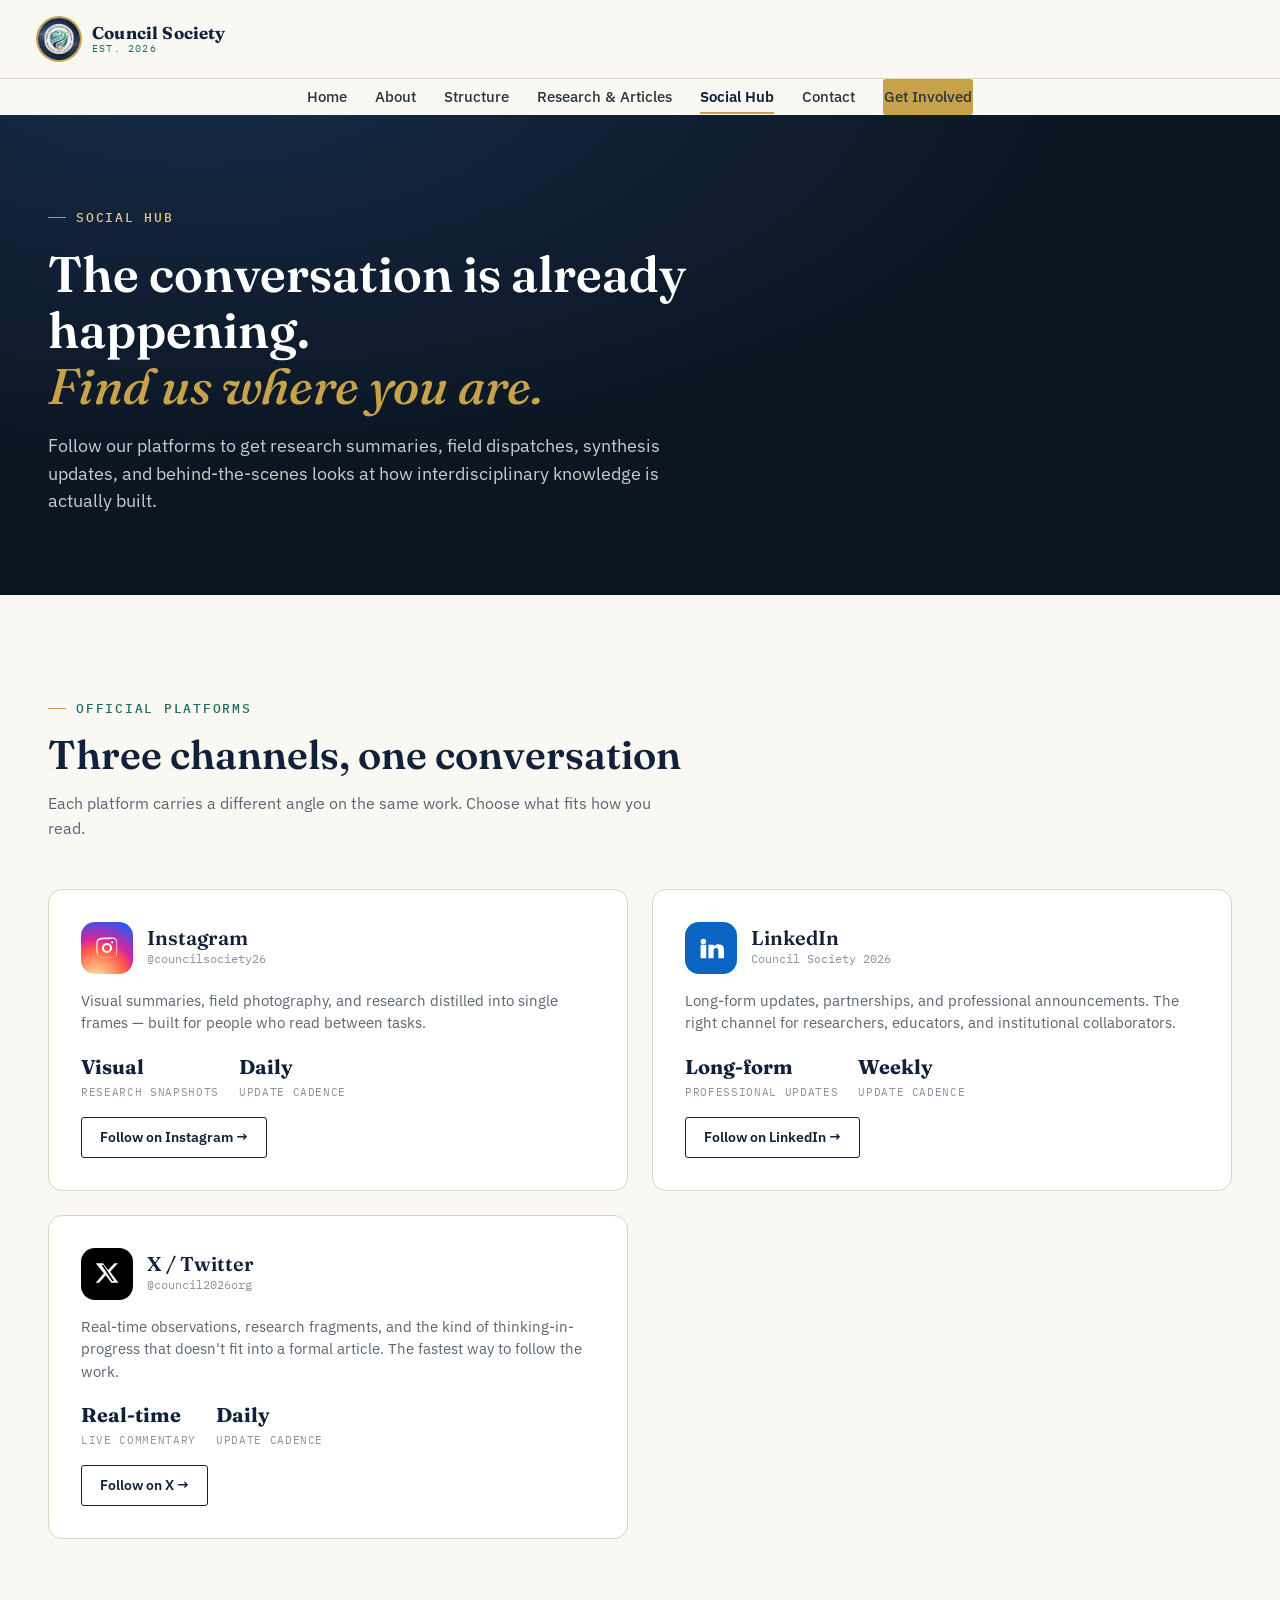
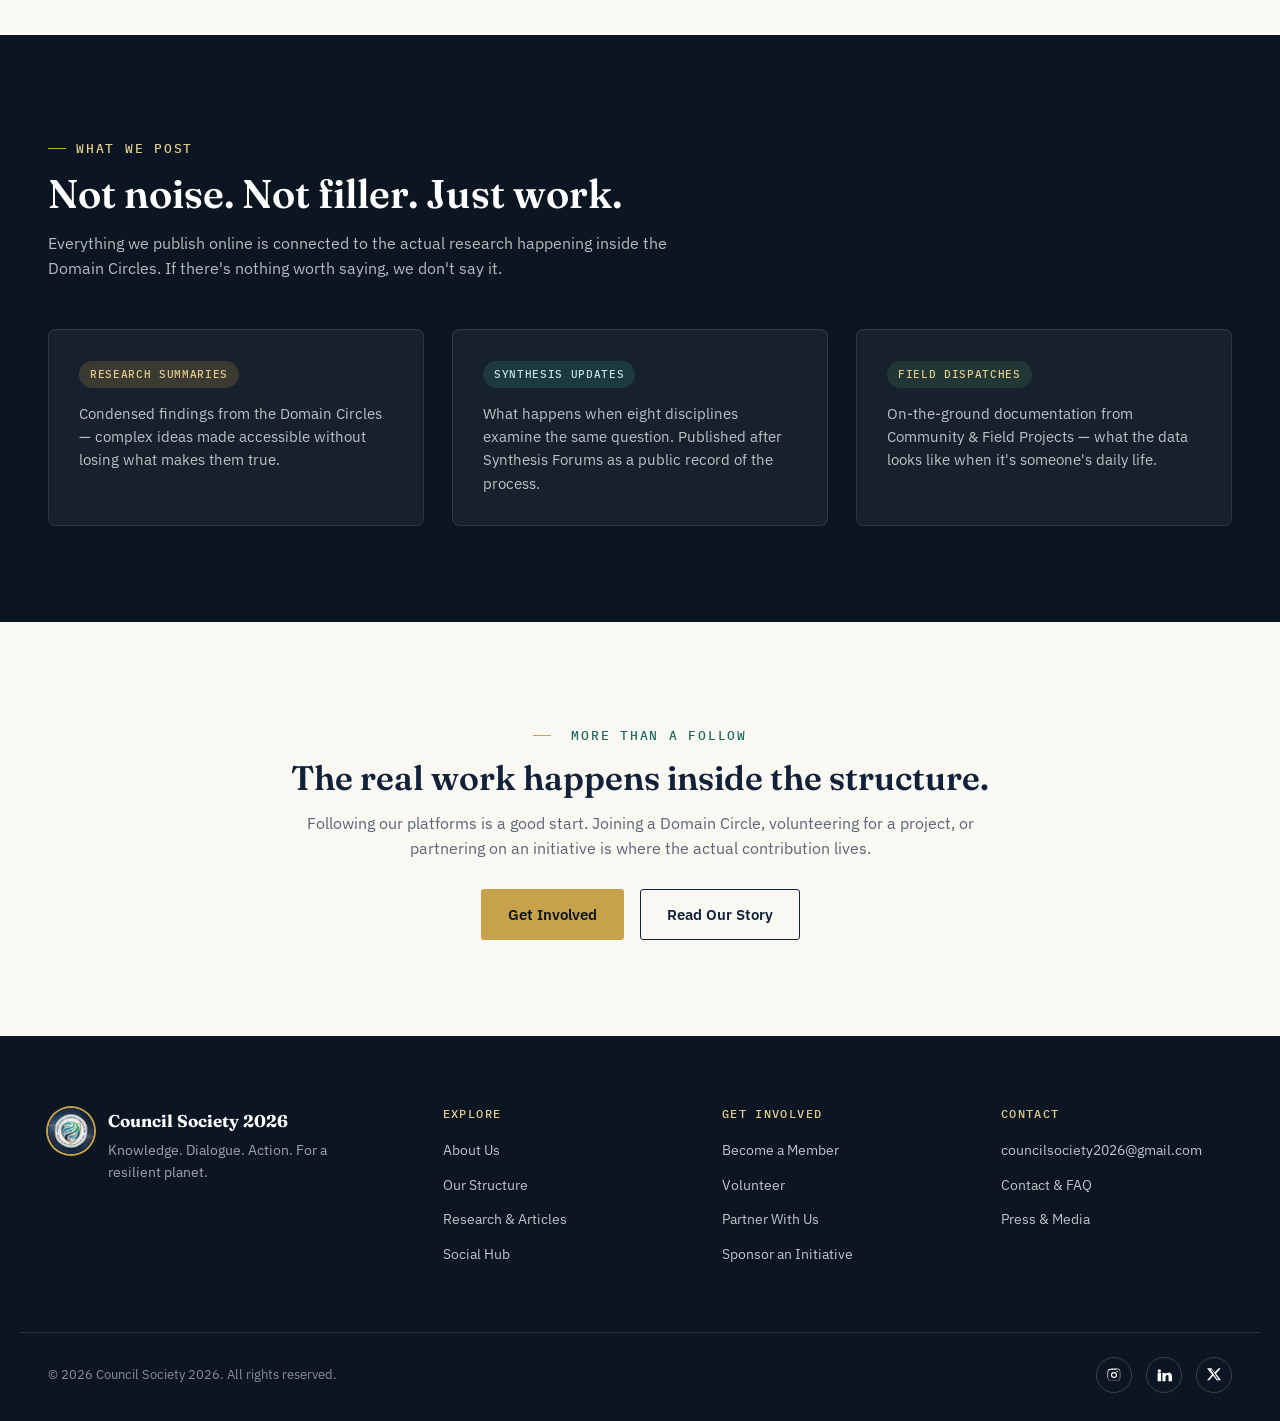
<file: social.html>
<!doctype html>
<html lang="en">
<head>
<meta charset="UTF-8">
<meta name="viewport" content="width=device-width, initial-scale=1">
<title>Social Hub — Council Society 2026</title>
<meta name="description" content="Follow Council Society 2026 across Instagram, LinkedIn, X, Facebook, and YouTube — where we share research, dialogue, and field updates.">
<link rel="icon" href="assets/img/logo.jpg">
<link rel="stylesheet" href="assets/css/style.css">
</head>
<body>
<a class="skip-link" href="#main">Skip to content</a>

<header class="site-header">
  <div class="wrap">
    <a class="brand" href="index.html">
      <img src="assets/img/logo.jpg" alt="Council Society 2026 seal">
      <span class="brand-text"><strong>Council Society</strong><span>Est. 2026</span></span>
    </a>
    <nav class="main-nav" id="main-nav" aria-label="Primary">
      <a href="index.html">Home</a>
      <a href="about.html">About</a>
      <a href="structure.html">Structure</a>
      <a href="articles.html">Research &amp; Articles</a>
      <a href="social.html" class="active">Social Hub</a>
      <a href="contact.html">Contact</a>
      <div class="nav-cta"><a href="join.html" class="btn btn-gold btn-sm">Get Involved</a></div>
    </nav>
    <button class="nav-toggle" aria-label="Toggle menu" aria-expanded="false" aria-controls="main-nav">
      <span></span><span></span><span></span>
    </button>
  </div>
</header>

<main id="main">

<section class="page-hero">
  <div class="wrap">
    <span class="eyebrow">Social Hub</span>
    <h1 style="font-size:clamp(32px,4.5vw,50px); margin-top:18px; max-width:720px;">The conversation is already happening.<br><span class="serif-italic text-gold">Find us where you are.</span></h1>
    <p class="lede">Follow our platforms to get research summaries, field dispatches, synthesis updates, and behind-the-scenes looks at how interdisciplinary knowledge is actually built.</p>
  </div>
</section>

<!-- PLATFORMS GRID -->
<section class="section">
  <div class="wrap">
    <div class="section-head reveal">
      <span class="eyebrow">Official Platforms</span>
      <h2>Three channels, one conversation</h2>
      <p>Each platform carries a different angle on the same work. Choose what fits how you read.</p>
    </div>

    <div class="grid-2" style="grid-template-columns: repeat(2, 1fr); gap: 24px;" id="social-grid">

      <!-- Instagram -->
      <div class="social-platform-card reveal">
        <div style="display:flex; align-items:center; gap:14px;">
          <div class="social-icon-wrap" style="background:radial-gradient(circle at 30% 110%,#fdf497 0%,#fd5949 45%,#d6249f 60%,#285AEB 90%);">
            <svg viewBox="0 0 24 24"><path d="M12 2.2c3.2 0 3.6 0 4.85.07 1.17.06 2.4.34 3.26 1.2.87.87 1.14 2.09 1.2 3.26.07 1.25.07 1.65.07 4.85s0 3.6-.07 4.85c-.06 1.17-.34 2.4-1.2 3.26-.87.87-2.09 1.14-3.26 1.2-1.25.07-1.65.07-4.85.07s-3.6 0-4.85-.07c-1.17-.06-2.4-.34-3.26-1.2-.87-.87-1.14-2.09-1.2-3.26C2.2 15.6 2.2 15.2 2.2 12s0-3.6.07-4.85c.06-1.17.34-2.4 1.2-3.26.87-.87 2.09-1.14 3.26-1.2C7.98 2.2 8.38 2.2 12 2.2zm0 1.8c-3.15 0-3.5 0-4.74.07-.95.04-1.46.2-1.8.34-.45.18-.77.39-1.1.73-.34.33-.55.65-.73 1.1-.14.34-.3.85-.34 1.8C3.22 8.5 3.22 8.85 3.22 12s0 3.5.07 4.74c.04.95.2 1.46.34 1.8.18.45.39.77.73 1.1.33.34.65.55 1.1.73.34.14.85.3 1.8.34 1.24.06 1.59.07 4.74.07s3.5 0 4.74-.07c.95-.04 1.46-.2 1.8-.34.45-.18.77-.39 1.1-.73.34-.33.55-.65.73-1.1.14-.34.3-.85.34-1.8.06-1.24.07-1.59.07-4.74s0-3.5-.07-4.74c-.04-.95-.2-1.46-.34-1.8a2.94 2.94 0 0 0-.73-1.1 2.94 2.94 0 0 0-1.1-.73c-.34-.14-.85-.3-1.8-.34C15.5 4 15.15 4 12 4zm0 3.4a4.6 4.6 0 1 1 0 9.2 4.6 4.6 0 0 1 0-9.2zm0 1.8a2.8 2.8 0 1 0 0 5.6 2.8 2.8 0 0 0 0-5.6zm5.85-2.4a1.07 1.07 0 1 1-2.14 0 1.07 1.07 0 0 1 2.14 0z"/></svg>
          </div>
          <div>
            <h3>Instagram</h3>
            <p style="font-family:var(--font-mono); font-size:12px; color:var(--ink-300);">@councilsociety26</p>
          </div>
        </div>
        <p>Visual summaries, field photography, and research distilled into single frames — built for people who read between tasks.</p>
        <div class="social-stats">
          <div class="social-stat"><strong>Visual</strong><span>Research snapshots</span></div>
          <div class="social-stat"><strong>Daily</strong><span>Update cadence</span></div>
        </div>
        <a href="https://www.instagram.com/councilsociety26/" target="_blank" rel="noopener" class="btn btn-outline-dark btn-sm" style="align-self:flex-start;">Follow on Instagram →</a>
      </div>

      <!-- LinkedIn -->
      <div class="social-platform-card reveal">
        <div style="display:flex; align-items:center; gap:14px;">
          <div class="social-icon-wrap" style="background:#0A66C2;">
            <svg viewBox="0 0 24 24"><path d="M4.98 3.5a2.5 2.5 0 1 1 0 5 2.5 2.5 0 0 1 0-5zM2.4 9h5.2v12.5H2.4V9zM9.6 9h5v1.7h.07c.7-1.25 2.4-2.07 4.13-2.07 4.4 0 5.2 2.6 5.2 6V21.5h-5.2V15.4c0-1.46-.03-3.34-2.05-3.34-2.05 0-2.36 1.6-2.36 3.24v6.2H9.6V9z"/></svg>
          </div>
          <div>
            <h3>LinkedIn</h3>
            <p style="font-family:var(--font-mono); font-size:12px; color:var(--ink-300);">Council Society 2026</p>
          </div>
        </div>
        <p>Long-form updates, partnerships, and professional announcements. The right channel for researchers, educators, and institutional collaborators.</p>
        <div class="social-stats">
          <div class="social-stat"><strong>Long-form</strong><span>Professional updates</span></div>
          <div class="social-stat"><strong>Weekly</strong><span>Update cadence</span></div>
        </div>
        <a href="https://www.linkedin.com/company/council-society-26/" target="_blank" rel="noopener" class="btn btn-outline-dark btn-sm" style="align-self:flex-start;">Follow on LinkedIn →</a>
      </div>

      <!-- X / Twitter -->
      <div class="social-platform-card reveal">
        <div style="display:flex; align-items:center; gap:14px;">
          <div class="social-icon-wrap" style="background:#000;">
            <svg viewBox="0 0 24 24"><path d="M18.9 2H22l-7 8 7.6 10H16l-5.2-6.8L4.7 20H1.6l7.5-8.6L1.6 2h6.7l4.7 6.2L18.9 2zm-2.1 16.4h1.7L8.7 3.6H6.9l9.9 14.8z"/></svg>
          </div>
          <div>
            <h3>X / Twitter</h3>
            <p style="font-family:var(--font-mono); font-size:12px; color:var(--ink-300);">@council2026org</p>
          </div>
        </div>
        <p>Real-time observations, research fragments, and the kind of thinking-in-progress that doesn't fit into a formal article. The fastest way to follow the work.</p>
        <div class="social-stats">
          <div class="social-stat"><strong>Real-time</strong><span>Live commentary</span></div>
          <div class="social-stat"><strong>Daily</strong><span>Update cadence</span></div>
        </div>
        <a href="https://x.com/council2026org" target="_blank" rel="noopener" class="btn btn-outline-dark btn-sm" style="align-self:flex-start;">Follow on X →</a>
      </div>

    </div>
  </div>
</section>

<!-- WHAT TO EXPECT -->
<section class="section" style="background:var(--navy-950); color:var(--white);">
  <div class="wrap">
    <div class="section-head reveal">
      <span class="eyebrow" style="color:var(--gold-300);">What We Post</span>
      <h2 style="color:var(--white);">Not noise. Not filler. Just work.</h2>
      <p style="color:rgba(255,255,255,.7);">Everything we publish online is connected to the actual research happening inside the Domain Circles. If there's nothing worth saying, we don't say it.</p>
    </div>
    <div class="grid-3">
      <div class="kicker-card reveal" style="background:rgba(255,255,255,.05); border-color:rgba(255,255,255,.1);">
        <span class="tag tag-gold" style="background:rgba(200,162,74,.2); color:var(--gold-300);">Research Summaries</span>
        <p style="margin-top:14px; font-size:15px; color:rgba(255,255,255,.72);">Condensed findings from the Domain Circles — complex ideas made accessible without losing what makes them true.</p>
      </div>
      <div class="kicker-card reveal" style="background:rgba(255,255,255,.05); border-color:rgba(255,255,255,.1);">
        <span class="tag tag-teal" style="background:rgba(47,143,130,.22); color:#bfe6df;">Synthesis Updates</span>
        <p style="margin-top:14px; font-size:15px; color:rgba(255,255,255,.72);">What happens when eight disciplines examine the same question. Published after Synthesis Forums as a public record of the process.</p>
      </div>
      <div class="kicker-card reveal" style="background:rgba(255,255,255,.05); border-color:rgba(255,255,255,.1);">
        <span class="tag tag-emerald" style="background:rgba(79,155,92,.18); color:var(--gold-300);">Field Dispatches</span>
        <p style="margin-top:14px; font-size:15px; color:rgba(255,255,255,.72);">On-the-ground documentation from Community &amp; Field Projects — what the data looks like when it's someone's daily life.</p>
      </div>
    </div>
  </div>
</section>

<!-- JOIN CTA -->
<section class="section" style="text-align:center;">
  <div class="wrap-narrow reveal">
    <span class="eyebrow" style="justify-content:center;"><span></span>More Than a Follow</span>
    <h2 style="margin-top:14px; font-size:clamp(24px,3.2vw,34px);">The real work happens inside the structure.</h2>
    <p style="margin-top:14px; color:var(--ink-500);">Following our platforms is a good start. Joining a Domain Circle, volunteering for a project, or partnering on an initiative is where the actual contribution lives.</p>
    <div style="display:flex; gap:16px; justify-content:center; margin-top:28px; flex-wrap:wrap;">
      <a href="join.html" class="btn btn-gold">Get Involved</a>
      <a href="about.html" class="btn btn-outline-dark">Read Our Story</a>
    </div>
  </div>
</section>

</main>

<footer class="site-footer">
  <div class="wrap footer-grid">
    <div class="footer-brand">
      <img src="assets/img/logo.jpg" alt="Council Society 2026 seal">
      <div>
        <strong>Council Society 2026</strong>
        <p>Knowledge. Dialogue. Action. For a resilient planet.</p>
      </div>
    </div>
    <div class="footer-col"><h4>Explore</h4><ul>
      <li><a href="about.html">About Us</a></li>
      <li><a href="structure.html">Our Structure</a></li>
      <li><a href="articles.html">Research &amp; Articles</a></li>
      <li><a href="social.html">Social Hub</a></li>
    </ul></div>
    <div class="footer-col"><h4>Get Involved</h4><ul>
      <li><a href="join.html">Become a Member</a></li>
      <li><a href="join.html#volunteer">Volunteer</a></li>
      <li><a href="join.html#partner">Partner With Us</a></li>
      <li><a href="join.html#sponsor">Sponsor an Initiative</a></li>
    </ul></div>
    <div class="footer-col"><h4>Contact</h4><ul>
      <li><a href="mailto:councilsociety2026@gmail.com">councilsociety2026@gmail.com</a></li>
      <li><a href="contact.html">Contact &amp; FAQ</a></li>
      <li><a href="contact.html#press">Press &amp; Media</a></li>
    </ul></div>
  </div>
  <div class="footer-bottom">
    <small>© <span class="js-year"></span> Council Society 2026. All rights reserved.</small>
    <div class="social-row" aria-label="Social media links">
      <a href="https://www.instagram.com/councilsociety26/" aria-label="Instagram" target="_blank" rel="noopener"><svg viewBox="0 0 24 24"><path d="M12 2.2c3.2 0 3.6 0 4.85.07 1.17.06 2.4.34 3.26 1.2.87.87 1.14 2.09 1.2 3.26.07 1.25.07 1.65.07 4.85s0 3.6-.07 4.85c-.06 1.17-.34 2.4-1.2 3.26-.87.87-2.09 1.14-3.26 1.2-1.25.07-1.65.07-4.85.07s-3.6 0-4.85-.07c-1.17-.06-2.4-.34-3.26-1.2-.87-.87-1.14-2.09-1.2-3.26C2.2 15.6 2.2 15.2 2.2 12s0-3.6.07-4.85c.06-1.17.34-2.4 1.2-3.26.87-.87 2.09-1.14 3.26-1.2C7.98 2.2 8.38 2.2 12 2.2zm0 1.8c-3.15 0-3.5 0-4.74.07-.95.04-1.46.2-1.8.34-.45.18-.77.39-1.1.73-.34.33-.55.65-.73 1.1-.14.34-.3.85-.34 1.8C3.22 8.5 3.22 8.85 3.22 12s0 3.5.07 4.74c.04.95.2 1.46.34 1.8.18.45.39.77.73 1.1.33.34.65.55 1.1.73.34.14.85.3 1.8.34 1.24.06 1.59.07 4.74.07s3.5 0 4.74-.07c.95-.04 1.46-.2 1.8-.34.45-.18.77-.39 1.1-.73.34-.33.55-.65.73-1.1.14-.34.3-.85.34-1.8.06-1.24.07-1.59.07-4.74s0-3.5-.07-4.74c-.04-.95-.2-1.46-.34-1.8a2.94 2.94 0 0 0-.73-1.1 2.94 2.94 0 0 0-1.1-.73c-.34-.14-.85-.3-1.8-.34C15.5 4 15.15 4 12 4zm0 3.4a4.6 4.6 0 1 1 0 9.2 4.6 4.6 0 0 1 0-9.2zm0 1.8a2.8 2.8 0 1 0 0 5.6 2.8 2.8 0 0 0 0-5.6zm5.85-2.4a1.07 1.07 0 1 1-2.14 0 1.07 1.07 0 0 1 2.14 0z"/></svg></a>
      <a href="https://www.linkedin.com/company/council-society-26/" aria-label="LinkedIn" target="_blank" rel="noopener"><svg viewBox="0 0 24 24"><path d="M4.98 3.5a2.5 2.5 0 1 1 0 5 2.5 2.5 0 0 1 0-5zM2.4 9h5.2v12.5H2.4V9zM9.6 9h5v1.7h.07c.7-1.25 2.4-2.07 4.13-2.07 4.4 0 5.2 2.6 5.2 6V21.5h-5.2V15.4c0-1.46-.03-3.34-2.05-3.34-2.05 0-2.36 1.6-2.36 3.24v6.2H9.6V9z"/></svg></a>
      <a href="https://x.com/council2026org" aria-label="X (Twitter)" target="_blank" rel="noopener"><svg viewBox="0 0 24 24"><path d="M18.9 2H22l-7 8 7.6 10H16l-5.2-6.8L4.7 20H1.6l7.5-8.6L1.6 2h6.7l4.7 6.2L18.9 2zm-2.1 16.4h1.7L8.7 3.6H6.9l9.9 14.8z"/></svg></a>
    </div>
  </div>
</footer>

<script src="assets/js/main.js"></script>
</body>
</html>
</file>
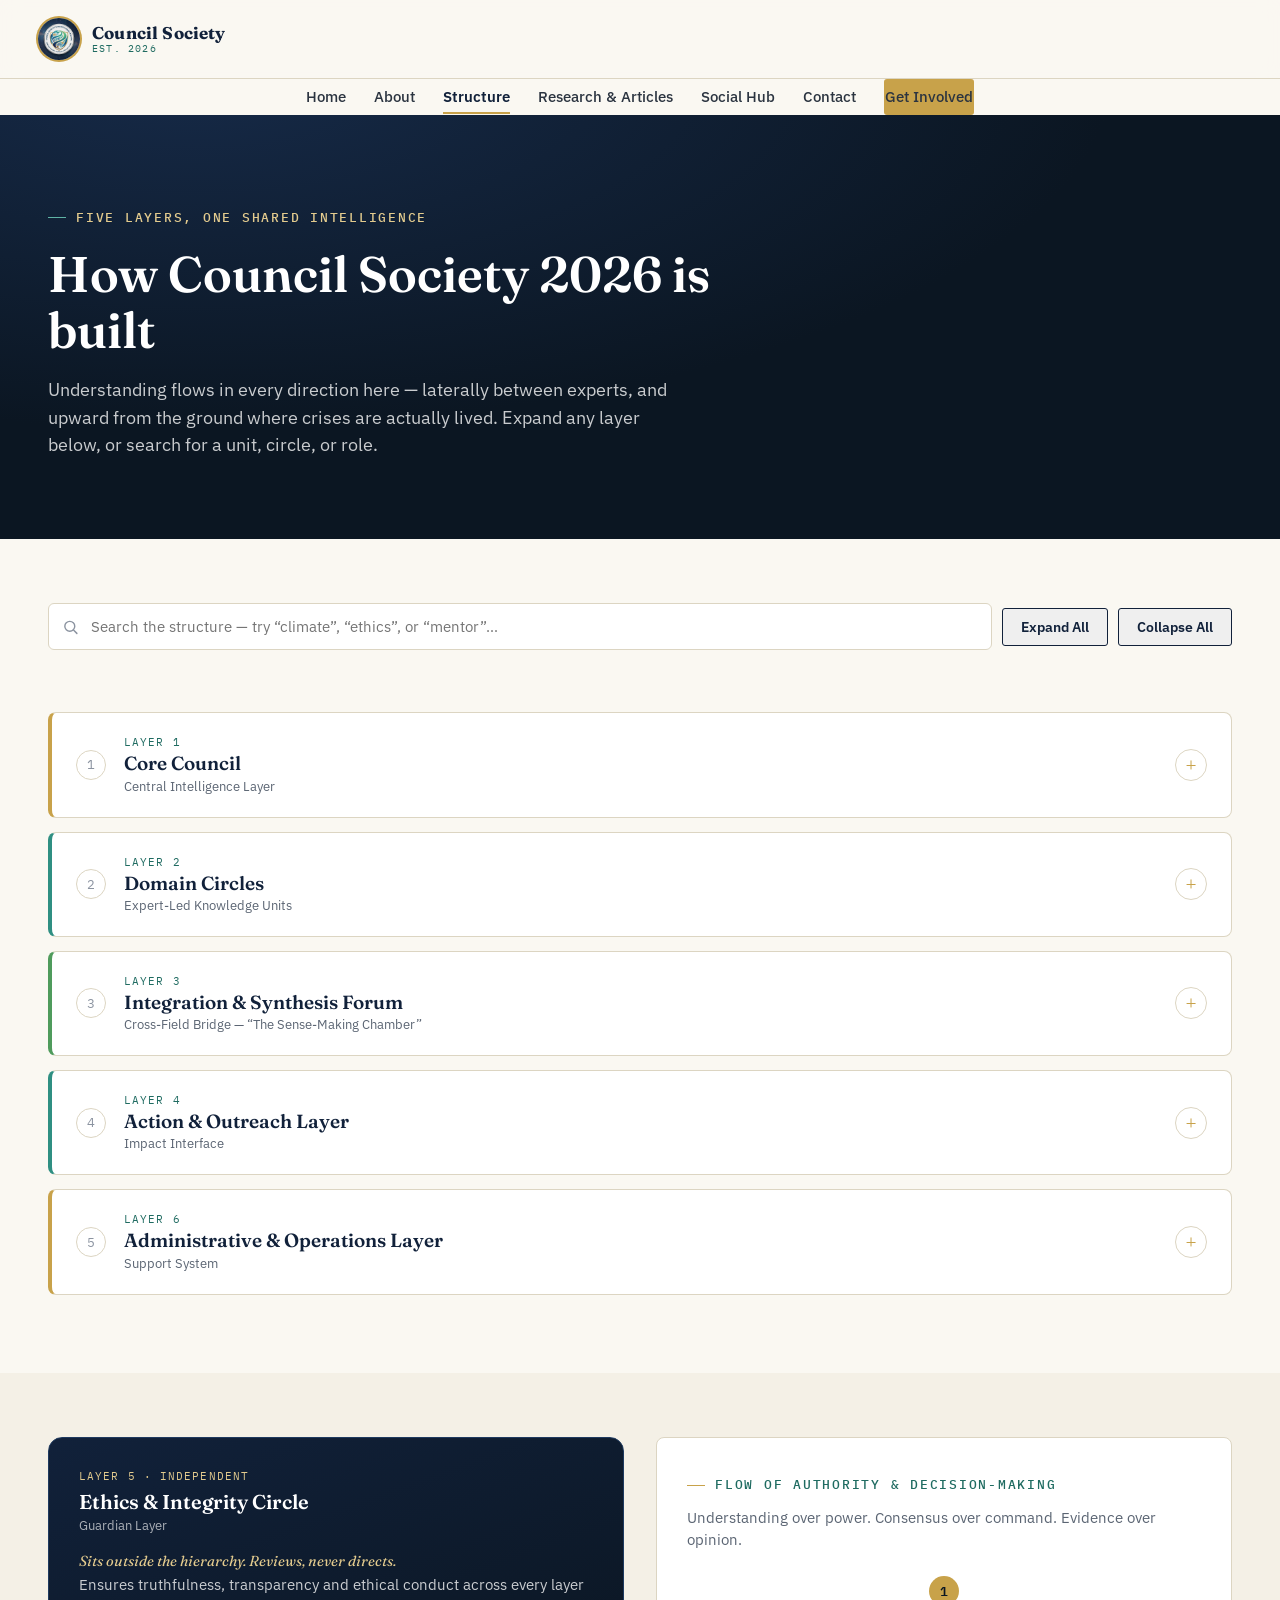
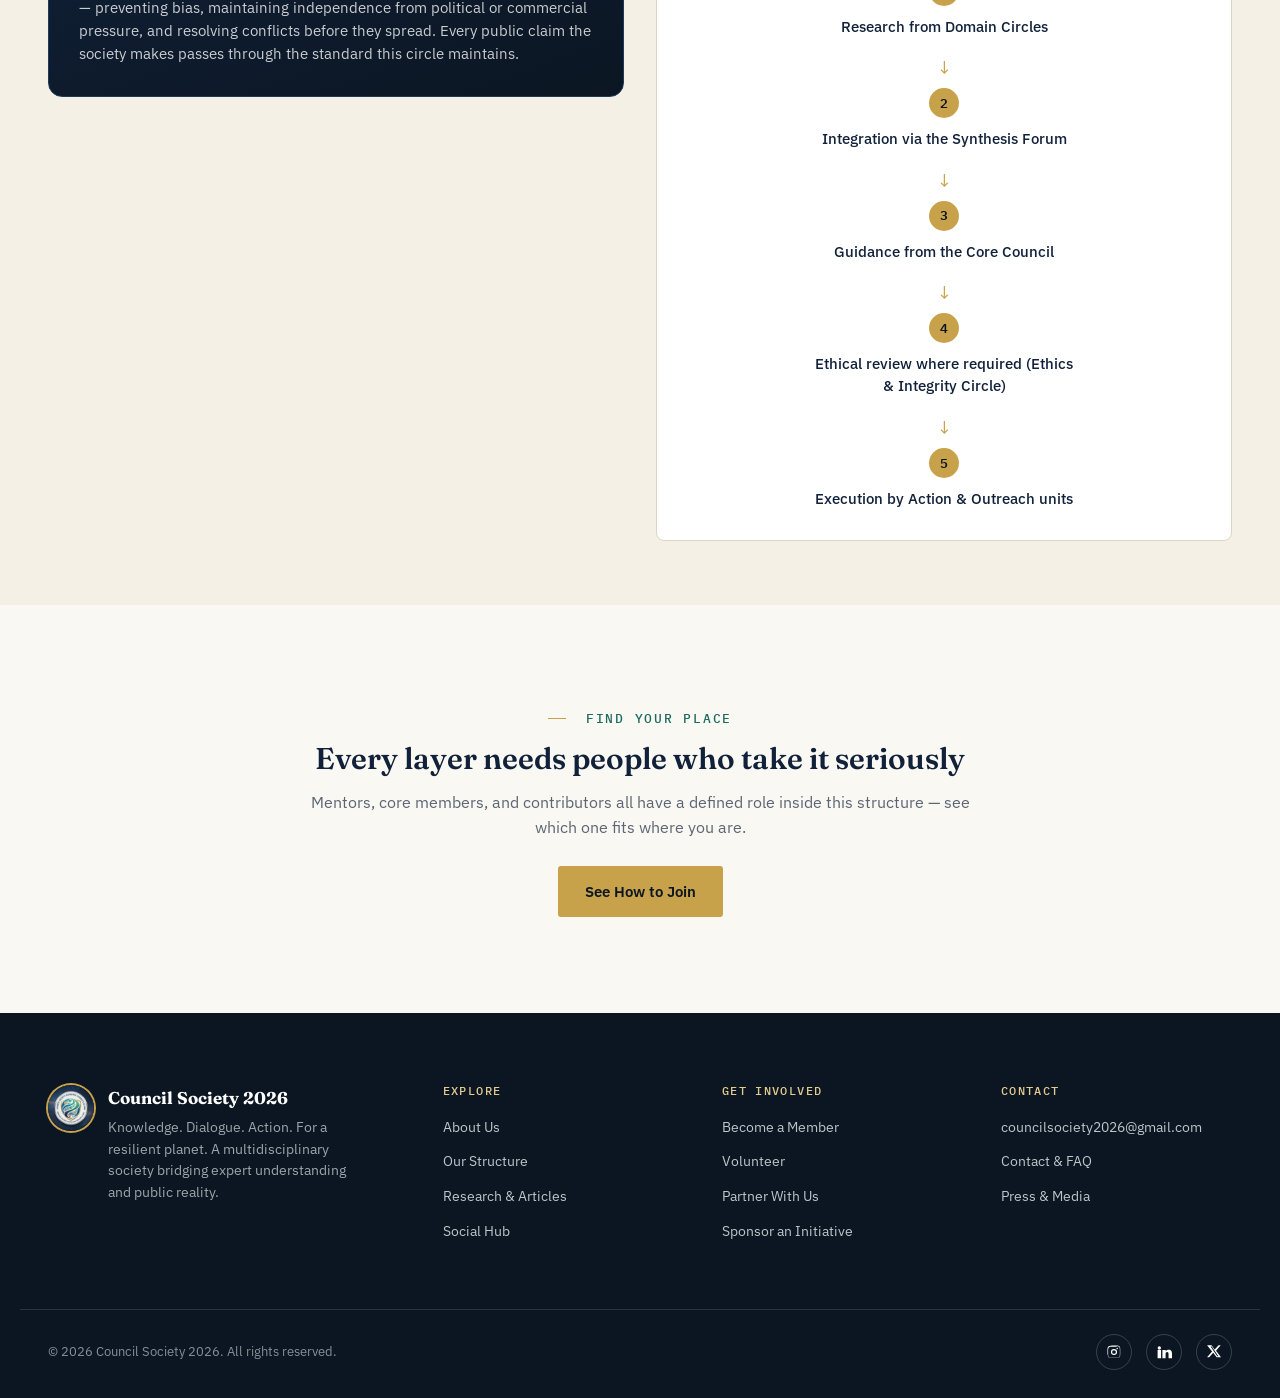
<file: structure.html>
<!doctype html>
<html lang="en">
<head>
<meta charset="UTF-8">
<meta name="viewport" content="width=device-width, initial-scale=1">
<title>Our Structure — Council Society 2026</title>
<meta name="description" content="An interactive look at how Council Society 2026 is built: the Core Council, eight Domain Circles, the Synthesis Forum, Action & Outreach units, and the independent Ethics & Integrity Circle.">
<link rel="icon" href="assets/img/logo.jpg">
<link rel="stylesheet" href="assets/css/style.css">
</head>
<body>
<a class="skip-link" href="#main">Skip to content</a>

<header class="site-header">
  <div class="wrap">
    <a class="brand" href="index.html">
      <img src="assets/img/logo.jpg" alt="Council Society 2026 seal">
      <span class="brand-text"><strong>Council Society</strong><span>Est. 2026</span></span>
    </a>
    <nav class="main-nav" id="main-nav" aria-label="Primary">
      <a href="index.html">Home</a>
      <a href="about.html">About</a>
      <a href="structure.html" class="active">Structure</a>
      <a href="articles.html">Research &amp; Articles</a>
      <a href="social.html">Social Hub</a>
      <a href="contact.html">Contact</a>
      <div class="nav-cta"><a href="join.html" class="btn btn-gold btn-sm">Get Involved</a></div>
    </nav>
    <button class="nav-toggle" aria-label="Toggle menu" aria-expanded="false" aria-controls="main-nav">
      <span></span><span></span><span></span>
    </button>
  </div>
</header>

<main id="main">

<section class="page-hero">
  <div class="wrap">
    <span class="eyebrow">Five Layers, One Shared Intelligence</span>
    <h1 style="font-size:clamp(32px,4.5vw,50px); margin-top:18px; max-width:760px;">How Council Society 2026 is built</h1>
    <p class="lede">Understanding flows in every direction here — laterally between experts, and upward from the ground where crises are actually lived. Expand any layer below, or search for a unit, circle, or role.</p>
  </div>
</section>

<section class="section-tight">
  <div class="wrap">

    <div class="structure-toolbar">
      <div class="search-field">
        <svg viewBox="0 0 24 24" fill="none" stroke-width="2" stroke-linecap="round"><circle cx="11" cy="11" r="7"/><line x1="21" y1="21" x2="16.6" y2="16.6"/></svg>
        <input type="search" id="structure-search" placeholder="Search the structure — try “climate”, “ethics”, or “mentor”…" aria-label="Search organizational structure">
      </div>
      <button class="btn btn-outline-dark btn-sm" id="expand-all">Expand All</button>
      <button class="btn btn-outline-dark btn-sm" id="collapse-all">Collapse All</button>
    </div>
    <span class="search-count" id="structure-search-count" aria-live="polite"></span>

    <div id="structure-tree" style="margin-top:18px;"></div>

  </div>
</section>

<section class="section-tight" style="background:var(--paper-100);">
  <div class="wrap" style="display:grid; grid-template-columns:1fr 1fr; gap:32px; align-items:start;">
    <div class="guardian-card" id="guardian-card"></div>
    <div class="kicker-card">
      <span class="eyebrow">Flow of Authority &amp; Decision-Making</span>
      <p style="margin-top:12px; font-size:14.5px; color:var(--ink-500);">Understanding over power. Consensus over command. Evidence over opinion.</p>
      <div class="authority-flow" id="authority-flow" style="margin-top:24px;"></div>
    </div>
  </div>
</section>

<section class="section" style="text-align:center;">
  <div class="wrap-narrow reveal">
    <span class="eyebrow" style="justify-content:center;"><span></span>Find Your Place</span>
    <h2 style="margin-top:14px; font-size:30px;">Every layer needs people who take it seriously</h2>
    <p style="margin-top:14px; color:var(--ink-500);">Mentors, core members, and contributors all have a defined role inside this structure — see which one fits where you are.</p>
    <a href="join.html" class="btn btn-gold" style="margin-top:26px;">See How to Join</a>
  </div>
</section>

</main>

<footer class="site-footer">
  <div class="wrap footer-grid">
    <div class="footer-brand">
      <img src="assets/img/logo.jpg" alt="Council Society 2026 seal">
      <div>
        <strong>Council Society 2026</strong>
        <p>Knowledge. Dialogue. Action. For a resilient planet. A multidisciplinary society bridging expert understanding and public reality.</p>
      </div>
    </div>
    <div class="footer-col">
      <h4>Explore</h4>
      <ul>
        <li><a href="about.html">About Us</a></li>
        <li><a href="structure.html">Our Structure</a></li>
        <li><a href="articles.html">Research &amp; Articles</a></li>
        <li><a href="social.html">Social Hub</a></li>
      </ul>
    </div>
    <div class="footer-col">
      <h4>Get Involved</h4>
      <ul>
        <li><a href="join.html">Become a Member</a></li>
        <li><a href="join.html#volunteer">Volunteer</a></li>
        <li><a href="join.html#partner">Partner With Us</a></li>
        <li><a href="join.html#sponsor">Sponsor an Initiative</a></li>
      </ul>
    </div>
    <div class="footer-col">
      <h4>Contact</h4>
      <ul>
        <li><a href="mailto:councilsociety2026@gmail.com">councilsociety2026@gmail.com</a></li>
        <li><a href="contact.html">Contact &amp; FAQ</a></li>
        <li><a href="contact.html#press">Press &amp; Media</a></li>
      </ul>
    </div>
  </div>
  <div class="footer-bottom">
    <small>© <span class="js-year"></span> Council Society 2026. All rights reserved.</small>
    <div class="social-row" aria-label="Social media links">
      <a href="https://www.instagram.com/councilsociety26/" aria-label="Instagram" target="_blank" rel="noopener"><svg viewBox="0 0 24 24"><path d="M12 2.2c3.2 0 3.6 0 4.85.07 1.17.06 2.4.34 3.26 1.2.87.87 1.14 2.09 1.2 3.26.07 1.25.07 1.65.07 4.85s0 3.6-.07 4.85c-.06 1.17-.34 2.4-1.2 3.26-.87.87-2.09 1.14-3.26 1.2-1.25.07-1.65.07-4.85.07s-3.6 0-4.85-.07c-1.17-.06-2.4-.34-3.26-1.2-.87-.87-1.14-2.09-1.2-3.26C2.2 15.6 2.2 15.2 2.2 12s0-3.6.07-4.85c.06-1.17.34-2.4 1.2-3.26.87-.87 2.09-1.14 3.26-1.2C7.98 2.2 8.38 2.2 12 2.2zm0 1.8c-3.15 0-3.5 0-4.74.07-.95.04-1.46.2-1.8.34-.45.18-.77.39-1.1.73-.34.33-.55.65-.73 1.1-.14.34-.3.85-.34 1.8C3.22 8.5 3.22 8.85 3.22 12s0 3.5.07 4.74c.04.95.2 1.46.34 1.8.18.45.39.77.73 1.1.33.34.65.55 1.1.73.34.14.85.3 1.8.34 1.24.06 1.59.07 4.74.07s3.5 0 4.74-.07c.95-.04 1.46-.2 1.8-.34.45-.18.77-.39 1.1-.73.34-.33.55-.65.73-1.1.14-.34.3-.85.34-1.8.06-1.24.07-1.59.07-4.74s0-3.5-.07-4.74c-.04-.95-.2-1.46-.34-1.8a2.94 2.94 0 0 0-.73-1.1 2.94 2.94 0 0 0-1.1-.73c-.34-.14-.85-.3-1.8-.34C15.5 4 15.15 4 12 4zm0 3.4a4.6 4.6 0 1 1 0 9.2 4.6 4.6 0 0 1 0-9.2zm0 1.8a2.8 2.8 0 1 0 0 5.6 2.8 2.8 0 0 0 0-5.6zm5.85-2.4a1.07 1.07 0 1 1-2.14 0 1.07 1.07 0 0 1 2.14 0z"/></svg></a>
      <a href="https://www.linkedin.com/company/council-society-26/" aria-label="LinkedIn" target="_blank" rel="noopener"><svg viewBox="0 0 24 24"><path d="M4.98 3.5a2.5 2.5 0 1 1 0 5 2.5 2.5 0 0 1 0-5zM2.4 9h5.2v12.5H2.4V9zM9.6 9h5v1.7h.07c.7-1.25 2.4-2.07 4.13-2.07 4.4 0 5.2 2.6 5.2 6V21.5h-5.2V15.4c0-1.46-.03-3.34-2.05-3.34-2.05 0-2.36 1.6-2.36 3.24v6.2H9.6V9z"/></svg></a>
      <a href="https://x.com/council2026org" aria-label="X (Twitter)" target="_blank" rel="noopener"><svg viewBox="0 0 24 24"><path d="M18.9 2H22l-7 8 7.6 10H16l-5.2-6.8L4.7 20H1.6l7.5-8.6L1.6 2h6.7l4.7 6.2L18.9 2zm-2.1 16.4h1.7L8.7 3.6H6.9l9.9 14.8z"/></svg></a>
    </div>

  </div>
</footer>

<script src="assets/js/main.js"></script>
<script src="assets/js/structure-data.js"></script>
<script src="assets/js/structure.js"></script>
</body>
</html>
</file>
<file: assets/css/style.css>
/* ==========================================================================
   COUNCIL SOCIETY 2026 — Design System
   Palette: deep navy (authority/trust) + bronze-gold (excellence) + teal/emerald
   (collective intelligence, growth) drawn from the official seal.
   Type: Fraunces (display) + IBM Plex Sans (body) + IBM Plex Mono (utility)
   ========================================================================== */

@import url('https://fonts.googleapis.com/css2?family=Fraunces:ital,opsz,wght@0,9..144,300;0,9..144,400;0,9..144,500;0,9..144,600;0,9..144,700;0,9..144,800;1,9..144,500;1,9..144,600&family=IBM+Plex+Sans:wght@400;500;600;700&family=IBM+Plex+Mono:wght@400;500&display=swap');

:root{
  /* ---- color tokens ---- */
  --navy-950:#0B1622;
  --navy-900:#11213A;
  --navy-800:#162A48;
  --navy-700:#1E3A5F;
  --navy-600:#2A4D78;
  --gold-600:#A9802F;
  --gold-500:#C8A24A;
  --gold-300:#E3CB8E;
  --gold-100:#F3E8CC;
  --teal-700:#1F6B61;
  --teal-600:#2F8F82;
  --teal-400:#5FB3A6;
  --emerald-600:#3E7E49;
  --emerald-500:#4F9B5C;
  --paper-50:#FAF8F2;
  --paper-100:#F4F0E6;
  --paper-200:#EAE3D2;
  --ice-100:#EAF1F2;
  --ink-900:#16202B;
  --ink-700:#2B3440;
  --ink-500:#5B6573;
  --ink-300:#8B93A0;
  --line:#DCD5C2;
  --white:#FFFFFF;

  /* ---- type tokens ---- */
  --font-display:'Fraunces', serif;
  --font-body:'IBM Plex Sans', -apple-system, sans-serif;
  --font-mono:'IBM Plex Mono', monospace;

  /* ---- layout tokens ---- */
  --maxw:1240px;
  --maxw-narrow:760px;
  --radius-sm:4px;
  --radius-md:8px;
  --radius-lg:14px;
  --shadow-sm:0 1px 2px rgba(11,22,34,0.06), 0 1px 1px rgba(11,22,34,0.04);
  --shadow-md:0 6px 24px rgba(11,22,34,0.10);
  --shadow-lg:0 16px 48px rgba(11,22,34,0.16);
  --ease:cubic-bezier(.2,.7,.2,1);
}

*,*::before,*::after{ box-sizing:border-box; }
html{ scroll-behavior:smooth; }
@media (prefers-reduced-motion: reduce){
  html{ scroll-behavior:auto; }
  *,*::before,*::after{ animation-duration:.001ms !important; animation-iteration-count:1 !important; transition-duration:.001ms !important; scroll-behavior:auto !important; }
}

body{
  margin:0;
  font-family:var(--font-body);
  color:var(--ink-700);
  background:var(--paper-50);
  -webkit-font-smoothing:antialiased;
  line-height:1.55;
}

img{ max-width:100%; display:block; }
a{ color:inherit; text-decoration:none; }
ul{ margin:0; padding:0; list-style:none; }
button{ font-family:inherit; cursor:pointer; }
h1,h2,h3,h4{ font-family:var(--font-display); color:var(--navy-900); margin:0; line-height:1.12; font-weight:600; }
p{ margin:0; }

:focus-visible{ outline:2.5px solid var(--gold-500); outline-offset:3px; border-radius:2px; }

.wrap{ max-width:var(--maxw); margin:0 auto; padding:0 28px; }
.wrap-narrow{ max-width:var(--maxw-narrow); margin:0 auto; padding:0 28px; }

.eyebrow{
  font-family:var(--font-mono);
  font-size:12.5px;
  letter-spacing:.14em;
  text-transform:uppercase;
  color:var(--teal-700);
  display:inline-flex;
  align-items:center;
  gap:10px;
  font-weight:500;
}
.eyebrow::before{
  content:'';
  width:18px; height:1px;
  background:var(--gold-500);
  display:inline-block;
}

.section{ padding:96px 0; }
.section-tight{ padding:64px 0; }
@media (max-width:760px){
  .section{ padding:64px 0; }
  .section-tight{ padding:44px 0; }
}

.divider{ border:none; border-top:1px solid var(--line); margin:0; }

/* ---- buttons ---- */
.btn{
  display:inline-flex; align-items:center; gap:9px;
  font-family:var(--font-body); font-weight:600; font-size:15px;
  padding:13px 26px; border-radius:3px; border:1px solid transparent;
  transition:transform .25s var(--ease), box-shadow .25s var(--ease), background .25s var(--ease), color .25s var(--ease), border-color .25s var(--ease);
  white-space:nowrap;
}
.btn-gold{ background:var(--gold-500); color:var(--navy-950); }
.btn-gold:hover{ background:var(--gold-300); transform:translateY(-2px); box-shadow:var(--shadow-md); }
.btn-outline-light{ border-color:rgba(255,255,255,.4); color:var(--white); }
.btn-outline-light:hover{ border-color:var(--white); background:rgba(255,255,255,.08); transform:translateY(-2px); }
.btn-outline-dark{ border-color:var(--navy-900); color:var(--navy-900); }
.btn-outline-dark:hover{ background:var(--navy-900); color:var(--white); transform:translateY(-2px); }
.btn-navy{ background:var(--navy-900); color:var(--white); }
.btn-navy:hover{ background:var(--navy-700); transform:translateY(-2px); box-shadow:var(--shadow-md); }
.btn-sm{ padding:9px 18px; font-size:13.5px; }
.btn[disabled]{ opacity:.5; cursor:not-allowed; transform:none !important; }

/* ==========================================================================
   HEADER / NAV
   ========================================================================== */
.site-header{
  position:sticky; top:0; z-index:200;
  background:rgba(250,248,242,.88);
  backdrop-filter:blur(10px);
  border-bottom:1px solid var(--line);
}
.site-header .wrap{
  display:grid;
  grid-template-columns:auto 1fr auto;
  align-items:center;
  height:78px;
}
.brand{ display:flex; align-items:center; gap:12px; }
.brand img{ width:42px; height:42px; border-radius:50%; box-shadow:0 0 0 2px var(--gold-500); }
.brand-text{ display:flex; flex-direction:column; line-height:1.05; }
.brand-text strong{ font-family:var(--font-display); font-size:17px; color:var(--navy-900); font-weight:700; letter-spacing:.01em; }
.brand-text span{ font-family:var(--font-mono); font-size:10px; letter-spacing:.12em; color:var(--teal-700); text-transform:uppercase; margin-top:2px; }

.main-nav{ display:flex; align-items:center; justify-content:center; gap:28px; }
.main-nav a{
  font-size:14.5px; font-weight:500; color:var(--ink-700);
  position:relative; padding:6px 0;
  transition:color .2s;
}
.main-nav a::after{
  content:''; position:absolute; left:0; right:100%; bottom:0; height:2px;
  background:var(--gold-500); transition:right .25s var(--ease);
}
.main-nav a:hover{ color:var(--navy-900); }
.main-nav a:hover::after, .main-nav a.active::after{ right:0; }
.main-nav a.active{ color:var(--navy-900); font-weight:600; }
.nav-cta{ display:flex; align-items:center; gap:14px; }

.nav-toggle{
  display:none; background:none; border:none; padding:8px; flex-direction:column; gap:5px;
  grid-column:3; justify-self:end;
}
.nav-toggle span{ width:24px; height:2px; background:var(--navy-900); display:block; transition:.25s; }

@media (max-width:980px){
  .main-nav{
    position:fixed; inset:78px 0 0 0; background:var(--paper-50);
    flex-direction:column; align-items:flex-start; justify-content:flex-start;
    padding:36px 28px; gap:6px; transform:translateX(100%); transition:transform .35s var(--ease);
    overflow-y:auto;
    z-index:201; /* must be above backdrop (199) and header (200) */
  }
  .main-nav.open{ transform:translateX(0); }
  .main-nav a{ width:100%; padding:14px 0; font-size:19px; border-bottom:1px solid var(--line); }
  .nav-cta{ flex-direction:column; align-items:flex-start; width:100%; margin-top:18px; gap:12px; }
  .nav-cta .btn{ width:100%; justify-content:center; }
  .nav-toggle{ display:flex; }
}

/* Hamburger → X morph */
.nav-toggle.is-open span:nth-child(1){ transform: translateY(7px) rotate(45deg); }
.nav-toggle.is-open span:nth-child(2){ opacity: 0; transform: scaleX(0); }
.nav-toggle.is-open span:nth-child(3){ transform: translateY(-7px) rotate(-45deg); }
.nav-toggle span{ transition: transform .28s var(--ease), opacity .2s; }

/* Mobile nav backdrop — fullscreen dimmer behind the open menu */
.nav-backdrop{
  display:none;
  position:fixed; inset:78px 0 0 0; z-index:199;
  background:rgba(11,22,34,.35);
  backdrop-filter:blur(2px);
  -webkit-backdrop-filter:blur(2px);
}
.nav-backdrop.active{ display:block; }

/* ==========================================================================
   FOOTER
   ========================================================================== */
.site-footer{ background:var(--navy-950); color:var(--ice-100); padding:72px 0 28px; }
.footer-grid{ display:grid; grid-template-columns:1.5fr 1fr 1fr 1fr; gap:48px; }
.footer-brand{ display:flex; gap:14px; align-items:flex-start; max-width:300px; }
.footer-brand img{ width:46px; height:46px; border-radius:50%; box-shadow:0 0 0 2px var(--gold-500); flex-shrink:0; }
.footer-brand strong{ font-family:var(--font-display); color:var(--white); font-size:17px; display:block; margin-bottom:6px; }
.footer-brand p{ font-size:13.5px; color:var(--ice-100); opacity:.65; line-height:1.6; }
.footer-col h4{ font-family:var(--font-mono); font-size:11.5px; letter-spacing:.12em; text-transform:uppercase; color:var(--gold-300); margin-bottom:16px; font-weight:500; }
.footer-col ul li{ margin-bottom:10px; }
.footer-col a{ font-size:14px; color:var(--ice-100); opacity:.8; transition:opacity .2s, color .2s; }
.footer-col a:hover{ opacity:1; color:var(--gold-300); }
.footer-bottom{
  max-width:var(--maxw); margin:56px auto 0; padding:24px 28px 0;
  border-top:1px solid rgba(255,255,255,.12);
  display:flex; justify-content:space-between; align-items:center; flex-wrap:wrap; gap:12px;
}
.footer-bottom small{ font-size:12.5px; opacity:.55; }
.social-row{ display:flex; gap:14px; }
.social-row a{
  width:36px; height:36px; border-radius:50%; border:1px solid rgba(255,255,255,.18);
  display:flex; align-items:center; justify-content:center; transition:.25s;
}
.social-row a:hover{ background:var(--gold-500); border-color:var(--gold-500); transform:translateY(-2px); }
.social-row svg{ width:16px; height:16px; fill:var(--white); }

@media (max-width:900px){
  .footer-grid{ grid-template-columns:1fr 1fr; gap:36px; }
  .footer-brand{ grid-column:1/-1; }
}
@media (max-width:560px){
  .footer-grid{ grid-template-columns:1fr; }
}

/* ==========================================================================
   HERO (shared pattern across pages)
   ========================================================================== */
.page-hero{
  background:radial-gradient(120% 140% at 15% -10%, var(--navy-800) 0%, var(--navy-950) 60%);
  color:var(--white);
  padding:85px 0 80px;
  position:relative;
  overflow:hidden;
}
.page-hero .wrap{ position:relative; z-index:2; }
.page-hero .eyebrow{ color:var(--gold-300); }
.page-hero .eyebrow::before{ background:var(--teal-400); }
.page-hero h1{ color:var(--white); }
.page-hero p.lede{ color:rgba(255,255,255,.78); font-size:18px; max-width:620px; margin-top:18px; }

/* ==========================================================================
   UTILITY
   ========================================================================== */
.text-gold{ color:var(--gold-500); }
.text-teal{ color:var(--teal-600); }
.serif-italic{ font-style:italic; font-weight:500; }
.tag{
  font-family:var(--font-mono); font-size:11px; letter-spacing:.06em; text-transform:uppercase;
  padding:5px 11px; border-radius:30px; display:inline-block; font-weight:500;
}
.tag-teal{ background:rgba(47,143,130,.12); color:var(--teal-700); }
.tag-gold{ background:rgba(200,162,74,.16); color:var(--gold-600); }
.tag-emerald{ background:rgba(79,155,92,.14); color:var(--emerald-600); }

.kicker-card{
  background:var(--white); border:1px solid var(--line); border-radius:var(--radius-md);
  padding:30px; transition:box-shadow .3s var(--ease), transform .3s var(--ease), border-color .3s;
}
.kicker-card:hover{ box-shadow:var(--shadow-md); transform:translateY(-3px); border-color:var(--gold-300); }

.reveal{ opacity:0; transform:translateY(22px); transition:opacity .7s var(--ease), transform .7s var(--ease); }
.reveal.in{ opacity:1; transform:translateY(0); }

.skip-link{
  position:absolute; left:-9999px; top:auto;
  background:var(--navy-900); color:var(--white); padding:10px 16px; z-index:999;
}
.skip-link:focus{ left:16px; top:16px; }

.section-head{ max-width:640px; margin-bottom:48px; }
.section-head h2{ font-size:clamp(28px,3.4vw,40px); margin-top:14px; }
.section-head p{ margin-top:14px; color:var(--ink-500); font-size:16px; }
.section-head.center{ margin-left:auto; margin-right:auto; text-align:center; }

.grid-3{ display:grid; grid-template-columns:repeat(3,1fr); gap:28px; }
.grid-2{ display:grid; grid-template-columns:repeat(2,1fr); gap:28px; }
@media (max-width:880px){
  .grid-3{ grid-template-columns:1fr; }
  .grid-2{ grid-template-columns:1fr; }
}

/* visually-hidden but accessible */
.vh{ position:absolute; width:1px; height:1px; overflow:hidden; clip:rect(0,0,0,0); white-space:nowrap; }

/* ==========================================================================
   SIGNATURE ELEMENT — The Constellation
   A node graph of the eight Domain Circles orbiting the Core Council,
   echoing the society's own model of lateral, collective intelligence.
   ========================================================================== */
.constellation{ position:relative; width:100%; height:100%; }
.constellation svg{ width:100%; height:100%; overflow:visible; }
.const-link{ stroke:rgba(143,179,166,.35); stroke-width:1; fill:none; }
.const-link-pulse{ stroke:var(--gold-300); stroke-width:1.2; fill:none; opacity:0; stroke-dasharray:4 7; animation:pulseLink 7s linear infinite; }
.const-link-pulse:nth-of-type(2n){ animation-delay:-2.3s; }
.const-link-pulse:nth-of-type(3n){ animation-delay:-4.6s; }
@keyframes pulseLink{
  0%{ opacity:0; stroke-dashoffset:0; }
  8%{ opacity:.85; }
  45%{ opacity:.85; }
  60%{ opacity:0; }
  100%{ opacity:0; stroke-dashoffset:120; }
}
.const-core{ fill:var(--gold-500); }
.const-core-ring{ fill:none; stroke:rgba(227,203,142,.45); stroke-width:1; }
.const-node circle.node-dot{ fill:var(--teal-400); transition:r .25s, fill .25s; }
.const-node text{ font-family:var(--font-mono); font-size:9.5px; fill:rgba(255,255,255,.72); letter-spacing:.02em; }
.const-node{ cursor:pointer; }
.const-node:hover circle.node-dot{ fill:var(--gold-300); r:6; }
.const-node:hover text{ fill:var(--white); }
@media (prefers-reduced-motion: reduce){
  .const-link-pulse{ animation:none; opacity:.4; }
}

/* small static node-network used as a divider/motif on light sections */
.motif-row{ display:flex; align-items:center; gap:10px; color:var(--ink-300); }
.motif-row svg{ flex-shrink:0; }

/* ==========================================================================
   ORGANIZATIONAL STRUCTURE — interactive tree
   ========================================================================== */
.structure-toolbar{
  display:flex; gap:10px; align-items:center; flex-wrap:wrap; margin-bottom:28px;
}
@media (max-width:600px){
  .structure-toolbar{ flex-direction:column; align-items:stretch; gap:10px; }
  .structure-toolbar .btn{ width:100%; justify-content:center; }
  .structure-toolbar .search-field{ width:100%; }
}
.search-field{
  flex:1; min-width:220px; position:relative;
}
.search-field input{
  width:100%; padding:13px 16px 13px 42px; border:1.5px solid var(--line); border-radius:6px;
  font-family:var(--font-body); font-size:15px; background:var(--white); color:var(--ink-700);
  transition:border-color .2s;
}
.search-field input:focus{ border-color:var(--gold-500); outline:none; }
.search-field svg{ position:absolute; left:14px; top:50%; transform:translateY(-50%); width:17px; height:17px; stroke:var(--ink-300); }
.search-count{ font-family:var(--font-mono); font-size:12.5px; color:var(--teal-700); margin-top:8px; display:block; min-height:16px; }

.struct-layer{
  background:var(--white); border:1px solid var(--line); border-radius:var(--radius-md);
  margin-bottom:14px; overflow:hidden;
}
.struct-layer[data-color="gold"]{ border-left:4px solid var(--gold-500); }
.struct-layer[data-color="teal"]{ border-left:4px solid var(--teal-600); }
.struct-layer[data-color="emerald"]{ border-left:4px solid var(--emerald-500); }
.struct-layer[data-color="navy"]{ border-left:4px solid var(--navy-700); }

.struct-header{
  width:100%; background:none; border:none; text-align:left; padding:22px 24px;
  display:flex; align-items:center; justify-content:space-between; gap:16px;
}
.struct-header-left{ display:flex; align-items:center; gap:18px; }
.struct-num{
  font-family:var(--font-mono); font-size:13px; color:var(--ink-300); width:30px; height:30px;
  border:1px solid var(--line); border-radius:50%; display:flex; align-items:center; justify-content:center; flex-shrink:0;
}
.struct-label{ font-family:var(--font-mono); font-size:11px; letter-spacing:.1em; text-transform:uppercase; color:var(--teal-700); display:block; margin-bottom:4px; }
.struct-header h3{ font-size:19px; margin:0; }
.struct-subtitle{ font-size:13px; color:var(--ink-500); display:block; margin-top:3px; }
.struct-chevron{
  font-family:var(--font-display); font-size:22px; color:var(--gold-500); flex-shrink:0;
  width:32px; height:32px; border:1px solid var(--line); border-radius:50%; display:flex; align-items:center; justify-content:center;
  transition:transform .3s var(--ease);
}
.struct-layer.open .struct-chevron{ transform:rotate(45deg); }

.struct-panel{ max-height:0; overflow:hidden; transition:max-height .35s var(--ease); }
.struct-role{ padding:0 24px; margin-top:-6px; font-style:italic; color:var(--ink-500); font-size:14.5px; font-family:var(--font-display); }
.struct-desc{ padding:14px 24px 0; color:var(--ink-700); font-size:15px; max-width:680px; }
.struct-children{ padding:18px 24px 26px; display:grid; grid-template-columns:repeat(2,1fr); gap:14px; }
@media (max-width:760px){ .struct-children{ grid-template-columns:1fr; } }

.struct-child{ display:flex; gap:12px; padding:14px; border-radius:var(--radius-sm); background:var(--paper-100); }
.struct-child-dot{ width:7px; height:7px; border-radius:50%; background:var(--teal-500,var(--teal-600)); margin-top:7px; flex-shrink:0; }
.struct-child h4{ font-family:var(--font-body); font-size:14.5px; font-weight:600; color:var(--navy-900); margin:0; }
.struct-child p{ font-size:13.5px; color:var(--ink-500); margin-top:4px; line-height:1.5; }
.struct-note{
  grid-column:1/-1; background:var(--ice-100); border-radius:var(--radius-sm); padding:14px 16px;
  font-size:14px; color:var(--ink-700);
}
mark{ background:var(--gold-300); color:var(--ink-900); padding:0 2px; border-radius:2px; }

.guardian-card{
  background:linear-gradient(160deg, var(--navy-900), var(--navy-950));
  color:var(--white); border-radius:var(--radius-lg); padding:30px;
  border:1px solid var(--navy-700);
}
.guardian-card h3{ color:var(--white); font-size:20px; margin-top:6px; }
.guardian-card .struct-label{ color:var(--gold-300); }
.guardian-card .struct-subtitle{ color:rgba(255,255,255,.65); }
.guardian-card .struct-role{ color:var(--gold-300); padding:0; }
.guardian-card .struct-desc{ color:rgba(255,255,255,.78); padding:0; max-width:none; }

.authority-flow{ display:flex; flex-direction:column; align-items:center; gap:0; }
.flow-step{ display:flex; flex-direction:column; align-items:center; gap:10px; text-align:center; }
.flow-step > span:nth-child(2){ font-size:14.5px; font-weight:500; color:var(--navy-900); max-width:260px; }
.flow-num{
  width:30px; height:30px; border-radius:50%; background:var(--gold-500); color:var(--navy-950);
  font-family:var(--font-mono); font-size:13px; display:flex; align-items:center; justify-content:center; font-weight:600;
}
.flow-arrow{ color:var(--gold-500); font-size:18px; margin:6px 0; }

/* ==========================================================================
   ARTICLES / RESEARCH
   ========================================================================== */
.filter-row{ display:flex; gap:10px; flex-wrap:wrap; margin-bottom:36px; }
.filter-chip{
  font-family:var(--font-mono); font-size:12.5px; letter-spacing:.03em;
  padding:9px 16px; border-radius:30px; border:1.5px solid var(--line); background:var(--white); color:var(--ink-500);
  transition:.2s;
}
.filter-chip:hover{ border-color:var(--gold-500); color:var(--navy-900); }
.filter-chip.active{ background:var(--navy-900); border-color:var(--navy-900); color:var(--white); }

.article-grid{ display:grid; grid-template-columns:repeat(3,1fr); gap:28px; }
@media (max-width:880px){ .article-grid{ grid-template-columns:1fr; } }
.article-card{ display:block; background:var(--white); border:1px solid var(--line); border-radius:var(--radius-md); overflow:hidden; transition:.3s var(--ease); }
.article-card:hover{ transform:translateY(-4px); box-shadow:var(--shadow-md); border-color:var(--gold-300); }
.article-card-body{ padding:24px; }
.article-card h3{ font-size:18.5px; margin-top:14px; line-height:1.32; }
.article-card p{ margin-top:9px; font-size:14px; color:var(--ink-500); }
.article-meta{ display:flex; gap:10px; align-items:center; font-family:var(--font-mono); font-size:12px; color:var(--ink-300); margin-top:16px; }

.featured-banner{
  display:grid; grid-template-columns:1fr 1fr; gap:0; background:var(--navy-950); color:var(--white);
  border-radius:var(--radius-lg); overflow:hidden; margin-bottom:56px;
}
.featured-banner-content{ padding:48px; display:flex; flex-direction:column; justify-content:center; }
.featured-banner-visual{ background:radial-gradient(120% 140% at 80% 20%, var(--navy-700), var(--navy-950)); position:relative; min-height:260px; }
.featured-banner h3{ color:var(--white); font-size:clamp(22px,3vw,30px); margin-top:14px; }
.featured-banner p{ color:rgba(255,255,255,.72); margin-top:12px; }
@media (max-width:760px){
  .featured-banner{ grid-template-columns:1fr; margin-bottom:32px; }
  .featured-banner-visual{ display:none; }
  .featured-banner-content{ padding:28px 22px; }
}

/* Filter chips: horizontal scroll on very small screens to avoid multi-row wrap */
@media (max-width:480px){
  .filter-row{
    flex-wrap:nowrap;
    overflow-x:auto;
    -webkit-overflow-scrolling:touch;
    scrollbar-width:none;
    padding-bottom:4px;
    margin-bottom:24px;
    gap:8px;
  }
  .filter-row::-webkit-scrollbar{ display:none; }
  .filter-chip{ flex-shrink:0; }
}

.no-results{ text-align:center; padding:60px 20px; color:var(--ink-300); }

/* ---- article detail ---- */
.article-hero{ padding:160px 0 50px; background:var(--navy-950); color:var(--white); }
.article-hero h1{ color:var(--white); font-size:clamp(28px,4vw,44px); margin-top:18px; max-width:780px; }
.article-byline{ display:flex; align-items:center; gap:14px; margin-top:28px; }
.author-avatar{
  width:46px; height:46px; border-radius:50%; background:var(--gold-500); color:var(--navy-950);
  display:flex; align-items:center; justify-content:center; font-family:var(--font-display); font-weight:700; font-size:16px; flex-shrink:0;
}
.byline-text strong{ display:block; font-size:14.5px; color:var(--white); }
.byline-text span{ display:block; font-size:12.5px; color:rgba(255,255,255,.6); margin-top:2px; }
.article-meta-row{ display:flex; gap:14px; align-items:center; font-family:var(--font-mono); font-size:12.5px; color:rgba(255,255,255,.55); margin-top:14px; flex-wrap:wrap; }

.article-body{ max-width:680px; margin:0 auto; padding:64px 28px; font-size:17px; color:var(--ink-700); }
.article-body p{ margin-bottom:22px; line-height:1.75; }
.article-body p:first-of-type{ font-size:19px; font-family:var(--font-display); color:var(--navy-900); }

.share-row{ display:flex; gap:10px; align-items:center; margin:36px 0; padding:20px 0; border-top:1px solid var(--line); border-bottom:1px solid var(--line); }
.share-row span{ font-family:var(--font-mono); font-size:12px; color:var(--ink-300); text-transform:uppercase; letter-spacing:.08em; }
.share-btn{ width:36px; height:36px; border-radius:50%; border:1px solid var(--line); display:flex; align-items:center; justify-content:center; transition:.2s; }
.share-btn:hover{ background:var(--navy-900); border-color:var(--navy-900); }
.share-btn:hover svg{ fill:var(--white); }
.share-btn svg{ width:15px; height:15px; fill:var(--ink-500); }

.author-box{
  max-width:680px; margin:0 auto 40px; background:var(--paper-100); border-radius:var(--radius-md);
  padding:26px; display:flex; gap:16px; align-items:flex-start;
}
.author-box h4{ font-size:15.5px; color:var(--navy-900); margin:0; }
.author-box p{ font-size:13.5px; color:var(--ink-500); margin-top:6px; }

.related-section{ background:var(--ice-100); padding:64px 0; }




/* ==========================================================================
   SOCIAL HUB PAGE
   ========================================================================== */
.social-platform-card {
  background: var(--white);
  border: 1px solid var(--line);
  border-radius: var(--radius-lg);
  padding: 32px;
  transition: box-shadow .3s var(--ease), transform .3s var(--ease), border-color .3s;
  display: flex;
  flex-direction: column;
  gap: 16px;
}
.social-platform-card:hover { box-shadow: var(--shadow-md); transform: translateY(-3px); border-color: var(--gold-300); }
.social-icon-wrap {
  width: 52px; height: 52px;
  border-radius: 14px;
  display: flex; align-items: center; justify-content: center;
  flex-shrink: 0;
}
.social-icon-wrap svg { width: 26px; height: 26px; fill: var(--white); }
.social-platform-card h3 { font-size: 20px; margin: 0; color: var(--navy-900); }
.social-platform-card p { font-size: 14.5px; color: var(--ink-500); margin: 0; }
.social-stats { display: flex; gap: 20px; flex-wrap: wrap; }
.social-stat { display: flex; flex-direction: column; gap: 2px; }
.social-stat strong { font-family: var(--font-display); font-size: 20px; color: var(--navy-900); }
.social-stat span { font-family: var(--font-mono); font-size: 11px; color: var(--ink-300); text-transform: uppercase; letter-spacing: .06em; }

/* ==========================================================================
   JOIN PAGE
   ========================================================================== */
.join-track {
  background: var(--white);
  border: 1.5px solid var(--line);
  border-radius: var(--radius-lg);
  padding: 36px;
  position: relative;
  transition: box-shadow .3s, border-color .3s;
}
.join-track:hover { box-shadow: var(--shadow-md); border-color: var(--gold-300); }
.join-track.featured { border-color: var(--gold-500); }
.join-track.featured::before {
  content: 'Most popular';
  position: absolute; top: -13px; left: 28px;
  background: var(--gold-500); color: var(--navy-950);
  font-family: var(--font-mono); font-size: 11px; font-weight: 600;
  padding: 4px 14px; border-radius: 20px; letter-spacing: .06em;
}
.join-track h3 { font-size: 22px; color: var(--navy-900); margin: 14px 0 8px; }
.join-track p { font-size: 15px; color: var(--ink-500); }
.join-track ul { margin-top: 20px; display: flex; flex-direction: column; gap: 10px; }
.join-track li { display: flex; gap: 10px; align-items: flex-start; font-size: 14.5px; color: var(--ink-700); }
.join-track li::before { content: '✓'; color: var(--teal-600); font-weight: 700; flex-shrink: 0; margin-top: 1px; }
.join-form-wrap {
  background: var(--navy-950);
  border-radius: var(--radius-lg);
  padding: 48px;
  color: var(--white);
}
.form-row { display: grid; grid-template-columns: 1fr 1fr; gap: 20px; }
@media (max-width: 680px) { .form-row { grid-template-columns: 1fr; } }
.field { display: flex; flex-direction: column; gap: 8px; }
.field label { font-family: var(--font-mono); font-size: 12px; letter-spacing: .08em; text-transform: uppercase; color: rgba(255,255,255,.6); }
.field input, .field select, .field textarea {
  background: rgba(255,255,255,.07); border: 1.5px solid rgba(255,255,255,.12);
  border-radius: var(--radius-sm); padding: 13px 16px; font-family: var(--font-body); font-size: 15px;
  color: var(--white); transition: border-color .2s;
  width: 100%;
}
.field input:focus, .field select:focus, .field textarea:focus {
  border-color: var(--gold-500); outline: none;
}
.field input::placeholder, .field textarea::placeholder { color: rgba(255,255,255,.3); }
.field select option { background: var(--navy-900); color: var(--white); }
.field textarea { resize: vertical; min-height: 110px; }
.field-full { grid-column: 1 / -1; }
.form-note { font-size: 13px; color: rgba(255,255,255,.45); margin-top: 10px; }

/* ==========================================================================
   CONTACT PAGE
   ========================================================================== */
.contact-method {
  display: flex; gap: 18px; align-items: flex-start;
  padding: 24px; background: var(--white);
  border: 1px solid var(--line); border-radius: var(--radius-md);
  transition: box-shadow .25s, border-color .25s;
}
.contact-method:hover { box-shadow: var(--shadow-sm); border-color: var(--gold-300); }
.contact-icon {
  width: 48px; height: 48px; border-radius: 50%;
  background: var(--ice-100); display: flex; align-items: center; justify-content: center; flex-shrink: 0;
}
.contact-icon svg { width: 22px; height: 22px; fill: none; stroke: var(--teal-600); stroke-width: 2; stroke-linecap: round; }
.contact-method h4 { font-size: 16px; color: var(--navy-900); margin: 0 0 4px; }
.contact-method p, .contact-method a { font-size: 14.5px; color: var(--ink-500); }
.contact-method a:hover { color: var(--teal-600); }

.faq-item { border-bottom: 1px solid var(--line); }
.faq-btn {
  width: 100%; background: none; border: none; text-align: left;
  padding: 22px 0; display: flex; justify-content: space-between; align-items: center; gap: 16px;
  font-family: var(--font-display); font-size: 17px; color: var(--navy-900); font-weight: 600;
  cursor: pointer;
}
.faq-chevron { font-size: 22px; color: var(--gold-500); transition: transform .3s; flex-shrink: 0; }
.faq-item.open .faq-chevron { transform: rotate(45deg); }
.faq-panel { max-height: 0; overflow: hidden; transition: max-height .35s var(--ease); }
.faq-panel-inner { padding: 0 0 22px; font-size: 15.5px; color: var(--ink-500); line-height: 1.7; max-width: 640px; }

/* ==========================================================================
   ARTICLES LIST PAGE
   ========================================================================== */
.articles-hero { padding: 70px 0 60px; }

/* ==========================================================================
   ARTICLE DETAIL ADDITIONS
   ========================================================================== */
.back-link {
  display: inline-flex; align-items: center; gap: 8px;
  font-family: var(--font-mono); font-size: 12.5px; letter-spacing: .06em; text-transform: uppercase;
  color: rgba(255,255,255,.55); transition: color .2s;
  margin-bottom: 32px;
}
.back-link:hover { color: var(--gold-300); }
.back-link svg { width: 16px; height: 16px; fill: none; stroke: currentColor; stroke-width: 2; }

/* ==========================================================================
   ABOUT PAGE ENHANCEMENTS
   ========================================================================== */
.value-icon { 
  width: 40px; height: 40px; background: var(--ice-100); border-radius: 10px;
  display: flex; align-items: center; justify-content: center; margin-bottom: 14px;
}
.value-icon svg { width: 20px; height: 20px; fill: none; stroke: var(--teal-600); stroke-width: 2; stroke-linecap: round; }

/* ==========================================================================
   UTILITY ADDITIONS
   ========================================================================== */
.badge {
  display: inline-flex; align-items: center; gap: 6px;
  padding: 6px 14px; border-radius: 30px;
  font-family: var(--font-mono); font-size: 11.5px; font-weight: 500; letter-spacing: .04em;
  background: var(--ice-100); color: var(--teal-700);
}
.badge-navy { background: rgba(14,33,58,.1); color: var(--navy-800); }
.badge-gold { background: rgba(200,162,74,.14); color: var(--gold-600); }

.text-center { text-align: center; }
.mt-4 { margin-top: 16px; }
.mt-8 { margin-top: 32px; }
.mb-8 { margin-bottom: 32px; }

/* toast */
.toast {
  position: fixed; bottom: 28px; right: 28px; z-index: 999;
  background: var(--navy-900); color: var(--white);
  padding: 14px 22px; border-radius: var(--radius-md);
  font-size: 14.5px; box-shadow: var(--shadow-lg);
  transform: translateY(80px); opacity: 0;
  transition: transform .4s var(--ease), opacity .4s;
  pointer-events: none;
}
.toast.show { transform: translateY(0); opacity: 1; }

/* pulse dot — used for "live" / "new" indicators */
.pulse-dot {
  display: inline-block; width: 8px; height: 8px; border-radius: 50%;
  background: var(--teal-400); position: relative;
}
.pulse-dot::after {
  content: ''; position: absolute; inset: -4px;
  border-radius: 50%; background: var(--teal-400); opacity: .4;
  animation: pulseDot 2s ease-out infinite;
}
@keyframes pulseDot { 0% { transform: scale(.6); opacity:.4; } 100% { transform: scale(1.6); opacity:0; } }

/* divider line with label */
.divider-label {
  display: flex; align-items: center; gap: 16px;
  font-family: var(--font-mono); font-size: 11px; letter-spacing: .1em;
  text-transform: uppercase; color: var(--ink-300);
}
.divider-label::before, .divider-label::after {
  content: ''; flex: 1; height: 1px; background: var(--line);
}

/* ==========================================================================
   MOBILE RESPONSIVENESS — Android & iPhone
   Covers all inline-style grids and layout patterns across all pages.
   ========================================================================== */

/* ---- Page Hero: reduce top padding on mobile ---- */
@media (max-width: 760px) {
  .page-hero {
    padding: 55px 0 56px;
  }
  .page-hero p.lede {
    font-size: 16px;
  }

  /* Hero constellation: hide on very small screens, show as decorative strip */
  #hero-constellation {
    display: none;
  }

  /* Index hero: force single-column layout (overrides inline grid style) */
  .page-hero .wrap[style*="grid-template-columns"] {
    display: flex !important;
    flex-direction: column !important;
    gap: 0 !important;
  }

  /* .wrap horizontal padding tightened for small phones */
  .wrap, .wrap-narrow {
    padding: 0 18px;
  }

  /* Reduce section padding further for phones */
  .section { padding: 52px 0; }
  .section-tight { padding: 36px 0; }
}

/* ---- All inline two-column grids (index, about, join, contact, social) ---- */
/* Covers BOTH cases:
   (a) The .wrap itself has an inline grid style  → .wrap[style*=]
   (b) A child of .wrap has the inline grid style → .wrap > [style*=]         */
@media (max-width: 760px) {

  /* Case (a): .wrap or .wrap-narrow is the grid container */
  .wrap[style*="grid-template-columns"],
  .wrap-narrow[style*="grid-template-columns"] {
    display: flex !important;
    flex-direction: column !important;
    gap: 36px !important;
  }

  /* Case (b): a div/element inside .wrap is the grid container */
  .wrap > [style*="grid-template-columns"],
  .wrap > div > [style*="grid-template-columns"],
  .wrap-narrow > [style*="grid-template-columns"] {
    display: flex !important;
    flex-direction: column !important;
    gap: 36px !important;
  }

  /* Sections that have an inline grid directly on them */
  section > .wrap[style*="grid-template-columns"],
  section[style*="grid-template-columns"] {
    display: flex !important;
    flex-direction: column !important;
  }

  /* Fix section-head that uses flex justify-content:space-between */
  .section-head[style*="display:flex"] {
    flex-direction: column !important;
    align-items: flex-start !important;
    gap: 14px !important;
  }

  /* Make buttons full-width in hero */
  .page-hero .wrap div[style*="display:flex"][style*="gap:16px"] {
    flex-direction: column;
  }
  .page-hero .wrap .btn {
    width: 100%;
    justify-content: center;
    text-align: center;
  }
}

/* ---- stat numbers row in hero (8 domains / 1 shared understanding / 2026) ---- */
@media (max-width: 480px) {
  .page-hero div[style*="gap:36px"] {
    gap: 20px !important;
  }
}

/* ---- Join page: tracks grid & form wrap ---- */
@media (max-width: 760px) {
  /* Tracks grid (grid-2 with inline override) */
  .grid-2[style*="grid-template-columns"],
  section#join .grid-2 {
    grid-template-columns: 1fr !important;
  }

  /* Application form padding */
  .join-form-wrap {
    padding: 28px 20px;
    border-radius: var(--radius-md);
  }

  /* Section head inside dark form wrap */
  .join-form-wrap .section-head {
    margin-bottom: 24px;
  }
}

/* ---- Social hub: platform grid ---- */
@media (max-width: 760px) {
  #social-grid {
    grid-template-columns: 1fr !important;
  }
}

/* ---- Contact page: two-column layout ---- */
@media (max-width: 760px) {
  /* The contact section has an inline display:grid; grid-template-columns:1fr 1fr */
  /* Targeted via its parent section */
  section .wrap > div[style*="grid-template-columns:1fr 1fr"],
  section .wrap > div[style*="grid-template-columns: 1fr 1fr"] {
    display: flex !important;
    flex-direction: column !important;
    gap: 36px !important;
  }
}

/* ---- Article / featured banner ---- */
@media (max-width: 600px) {
  .featured-banner-content {
    padding: 28px 22px;
  }
}

/* ---- Structure page: header and children grid ---- */
@media (max-width: 760px) {
  .struct-header {
    padding: 18px 16px;
  }
  .struct-role,
  .struct-desc {
    padding-left: 16px;
    padding-right: 16px;
  }
  .struct-children {
    padding: 14px 16px 20px;
  }
  .struct-header h3 {
    font-size: 17px;
  }
}

/* ---- Toast: keep on-screen for small widths ---- */
@media (max-width: 480px) {
  .toast {
    left: 16px;
    right: 16px;
    bottom: 16px;
    text-align: center;
  }
}

/* ---- Footer: already has breakpoints but tighten further ---- */
@media (max-width: 400px) {
  .footer-bottom {
    flex-direction: column;
    align-items: center;
    text-align: center;
    gap: 16px;
  }
}

/* ---- Touch targets: minimum 44px for all buttons and nav links ---- */
@media (max-width: 980px) {
  .btn {
    min-height: 44px;
  }
  .main-nav a {
    min-height: 44px;
    display: flex;
    align-items: center;
  }
  .filter-chip {
    min-height: 40px;
    display: inline-flex;
    align-items: center;
  }
}

/* ---- iOS: prevent text size inflation on orientation change ---- */
html {
  -webkit-text-size-adjust: 100%;
  text-size-adjust: 100%;
}

/* ---- iOS Safari: prevent tap highlight bleed ---- */
a, button {
  -webkit-tap-highlight-color: rgba(200, 162, 74, 0.18);
}

/* ---- Smooth scrolling (already set), safe-area inset for notched phones ---- */
@supports (padding: max(0px)) {
  .site-header .wrap {
    padding-left: max(18px, env(safe-area-inset-left));
    padding-right: max(18px, env(safe-area-inset-right));
  }
  .wrap, .wrap-narrow {
    padding-left: max(18px, env(safe-area-inset-left));
    padding-right: max(18px, env(safe-area-inset-right));
  }
  @media (min-width: 761px) {
    .wrap, .wrap-narrow {
      padding-left: max(28px, env(safe-area-inset-left));
      padding-right: max(28px, env(safe-area-inset-right));
    }
  }
  .site-footer {
    padding-bottom: max(28px, env(safe-area-inset-bottom));
  }
}

/* ---- Extra small phones (≤380px, e.g. iPhone SE) ---- */
@media (max-width: 380px) {
  .brand-text strong { font-size: 15px; }
  .btn { font-size: 14px; padding: 12px 20px; }
  .section-head h2 { font-size: clamp(22px, 6vw, 32px); }
  .page-hero h1 { font-size: clamp(28px, 8vw, 38px) !important; }
  .join-form-wrap { padding: 22px 14px; }
}

/* ---- Tablet (481px – 760px): show constellation, refine hero ---- */
@media (min-width: 481px) and (max-width: 760px) {
  #hero-constellation {
    display: block;
    min-height: 220px !important;
    max-height: 260px;
    overflow: hidden;
  }
}

/* ---- Article body: comfortable reading on phones ---- */
@media (max-width: 760px) {
  .article-body {
    padding: 40px 18px;
    font-size: 16px;
  }
  .article-body p:first-of-type {
    font-size: 17px;
  }
  .article-hero {
    padding: 110px 0 36px;
  }
  .article-hero h1 {
    font-size: clamp(24px, 6vw, 36px) !important;
  }
  .author-box {
    flex-direction: column;
    gap: 12px;
  }
}

/* ---- Guardian card on structure page ---- */
@media (max-width: 760px) {
  .guardian-card {
    padding: 22px 18px;
  }
}

/* ---- Kicker cards: ensure min readable width ---- */
@media (max-width: 760px) {
  .kicker-card {
    padding: 22px 18px;
  }
}

/* ---- Section head: don't overflow on mobile ---- */
@media (max-width: 760px) {
  .section-head {
    margin-bottom: 32px;
  }
  .section-head h2 {
    font-size: clamp(24px, 5.5vw, 36px);
  }
}
</file>
